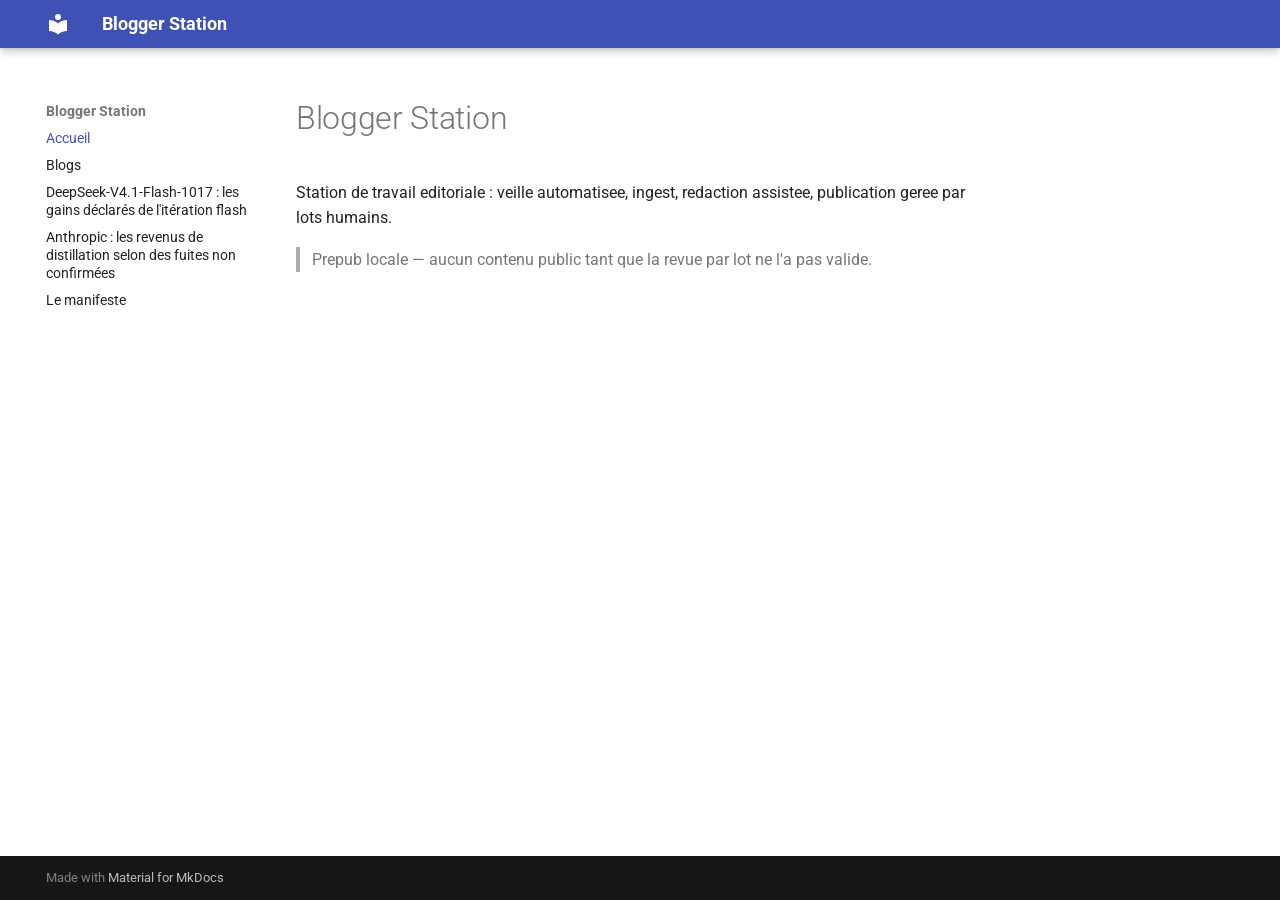
<file: index.html>
<!doctype html>
<html lang="en" class="no-js">
  <head>
    
      <meta charset="utf-8">
      <meta name="viewport" content="width=device-width,initial-scale=1">
      
        <meta name="description" content="Blogs et veille - pipeline editoriale automatique (prepub locale)">
      
      
      
      
      
        <link rel="next" href="blogs/index.html">
      
      
        
      
      
      <link rel="icon" href="assets/images/favicon.png">
      <meta name="generator" content="mkdocs-1.6.1, mkdocs-material-9.7.7">
    
    
      
        <title>Blogger Station</title>
      
    
    
      <link rel="stylesheet" href="assets/stylesheets/main.ec1eaa64.min.css">
      
        
        <link rel="stylesheet" href="assets/stylesheets/palette.ab4e12ef.min.css">
      
      


    
    
      
    
    
      
        
        
        <link rel="preconnect" href="https://fonts.gstatic.com" crossorigin>
        <link rel="stylesheet" href="https://fonts.googleapis.com/css?family=Roboto:300,300i,400,400i,700,700i%7CRoboto+Mono:400,400i,700,700i&display=fallback">
        <style>:root{--md-text-font:"Roboto";--md-code-font:"Roboto Mono"}</style>
      
    
    
      <link rel="stylesheet" href="stylesheets/custom.css">
    
    <script>__md_scope=new URL(".",location),__md_hash=e=>[...e].reduce(((e,_)=>(e<<5)-e+_.charCodeAt(0)),0),__md_get=(e,_=localStorage,t=__md_scope)=>JSON.parse(_.getItem(t.pathname+"."+e)),__md_set=(e,_,t=localStorage,a=__md_scope)=>{try{t.setItem(a.pathname+"."+e,JSON.stringify(_))}catch(e){}}</script>
    
      

    
    
  </head>
  
  
    
    
    
    
    
    <body dir="ltr" data-md-color-scheme="default" data-md-color-primary="indigo" data-md-color-accent="indigo">
  
    
    <input class="md-toggle" data-md-toggle="drawer" type="checkbox" id="__drawer" autocomplete="off">
    <input class="md-toggle" data-md-toggle="search" type="checkbox" id="__search" autocomplete="off">
    <label class="md-overlay" for="__drawer"></label>
    <div data-md-component="skip">
      
        
        <a href="#blogger-station" class="md-skip">
          Skip to content
        </a>
      
    </div>
    <div data-md-component="announce">
      
    </div>
    
    
      

  

<header class="md-header md-header--shadow" data-md-component="header">
  <nav class="md-header__inner md-grid" aria-label="Header">
    <a href="index.html" title="Blogger Station" class="md-header__button md-logo" aria-label="Blogger Station" data-md-component="logo">
      
  
  <svg xmlns="http://www.w3.org/2000/svg" viewBox="0 0 24 24"><path d="M12 8a3 3 0 0 0 3-3 3 3 0 0 0-3-3 3 3 0 0 0-3 3 3 3 0 0 0 3 3m0 3.54C9.64 9.35 6.5 8 3 8v11c3.5 0 6.64 1.35 9 3.54 2.36-2.19 5.5-3.54 9-3.54V8c-3.5 0-6.64 1.35-9 3.54"/></svg>

    </a>
    <label class="md-header__button md-icon" for="__drawer">
      
      <svg xmlns="http://www.w3.org/2000/svg" viewBox="0 0 24 24"><path d="M3 6h18v2H3zm0 5h18v2H3zm0 5h18v2H3z"/></svg>
    </label>
    <div class="md-header__title" data-md-component="header-title">
      <div class="md-header__ellipsis">
        <div class="md-header__topic">
          <span class="md-ellipsis">
            Blogger Station
          </span>
        </div>
        <div class="md-header__topic" data-md-component="header-topic">
          <span class="md-ellipsis">
            
              Accueil
            
          </span>
        </div>
      </div>
    </div>
    
      
    
    
    
    
    
  </nav>
  
</header>
    
    <div class="md-container" data-md-component="container">
      
      
        
          
        
      
      <main class="md-main" data-md-component="main">
        <div class="md-main__inner md-grid">
          
            
              
              <div class="md-sidebar md-sidebar--primary" data-md-component="sidebar" data-md-type="navigation" >
                <div class="md-sidebar__scrollwrap">
                  <div class="md-sidebar__inner">
                    



<nav class="md-nav md-nav--primary" aria-label="Navigation" data-md-level="0">
  <label class="md-nav__title" for="__drawer">
    <a href="index.html" title="Blogger Station" class="md-nav__button md-logo" aria-label="Blogger Station" data-md-component="logo">
      
  
  <svg xmlns="http://www.w3.org/2000/svg" viewBox="0 0 24 24"><path d="M12 8a3 3 0 0 0 3-3 3 3 0 0 0-3-3 3 3 0 0 0-3 3 3 3 0 0 0 3 3m0 3.54C9.64 9.35 6.5 8 3 8v11c3.5 0 6.64 1.35 9 3.54 2.36-2.19 5.5-3.54 9-3.54V8c-3.5 0-6.64 1.35-9 3.54"/></svg>

    </a>
    Blogger Station
  </label>
  
  <ul class="md-nav__list" data-md-scrollfix>
    
      
      
  
  
    
  
  
  
    <li class="md-nav__item md-nav__item--active">
      
      <input class="md-nav__toggle md-toggle" type="checkbox" id="__toc">
      
      
        
      
      
      <a href="index.html" class="md-nav__link md-nav__link--active">
        
  
  
  <span class="md-ellipsis">
    
  
    Accueil
  

    
  </span>
  
  

      </a>
      
    </li>
  

    
      
      
  
  
  
  
    <li class="md-nav__item">
      <a href="blogs/index.html" class="md-nav__link">
        
  
  
  <span class="md-ellipsis">
    
  
    Blogs
  

    
  </span>
  
  

      </a>
    </li>
  

    
      
      
  
  
  
  
    <li class="md-nav__item">
      <a href="blogs/deepseek-v4-1-flash-1017.html" class="md-nav__link">
        
  
  
  <span class="md-ellipsis">
    
  
    DeepSeek-V4.1-Flash-1017 : les gains déclarés de l'itération flash
  

    
  </span>
  
  

      </a>
    </li>
  

    
      
      
  
  
  
  
    <li class="md-nav__item">
      <a href="blogs/ef0d7eed.html" class="md-nav__link">
        
  
  
  <span class="md-ellipsis">
    
  
    Anthropic : les revenus de distillation selon des fuites non confirmées
  

    
  </span>
  
  

      </a>
    </li>
  

    
      
      
  
  
  
  
    <li class="md-nav__item">
      <a href="manifeste.html" class="md-nav__link">
        
  
  
  <span class="md-ellipsis">
    
  
    Le manifeste
  

    
  </span>
  
  

      </a>
    </li>
  

    
  </ul>
</nav>
                  </div>
                </div>
              </div>
            
            
              
              <div class="md-sidebar md-sidebar--secondary" data-md-component="sidebar" data-md-type="toc" >
                <div class="md-sidebar__scrollwrap">
                  <div class="md-sidebar__inner">
                    

<nav class="md-nav md-nav--secondary" aria-label="Table of contents">
  
  
  
    
  
  
</nav>
                  </div>
                </div>
              </div>
            
          
          
            <div class="md-content" data-md-component="content">
              
              <article class="md-content__inner md-typeset">
                
                  



<h1 id="blogger-station">Blogger Station</h1>
<p>Station de travail editoriale : veille automatisee, ingest, redaction assistee,
publication geree par lots humains.</p>
<blockquote>
<p>Prepub locale — aucun contenu public tant que la revue par lot ne l'a pas valide.</p>
</blockquote>












                
              </article>
            </div>
          
          
<script>var target=document.getElementById(location.hash.slice(1));target&&target.name&&(target.checked=target.name.startsWith("__tabbed_"))</script>
        </div>
        
      </main>
      
        <footer class="md-footer">
  
  <div class="md-footer-meta md-typeset">
    <div class="md-footer-meta__inner md-grid">
      <div class="md-copyright">
  
  
    Made with
    <a href="https://squidfunk.github.io/mkdocs-material/" target="_blank" rel="noopener">
      Material for MkDocs
    </a>
  
</div>
      
    </div>
  </div>
</footer>
      
    </div>
    <div class="md-dialog" data-md-component="dialog">
      <div class="md-dialog__inner md-typeset"></div>
    </div>
    
    
    
      
      
      <script id="__config" type="application/json">{"annotate": null, "base": ".", "features": ["content.code.copy"], "search": "assets/javascripts/workers/search.2c215733.min.js", "tags": null, "translations": {"clipboard.copied": "Copied to clipboard", "clipboard.copy": "Copy to clipboard", "search.result.more.one": "1 more on this page", "search.result.more.other": "# more on this page", "search.result.none": "No matching documents", "search.result.one": "1 matching document", "search.result.other": "# matching documents", "search.result.placeholder": "Type to start searching", "search.result.term.missing": "Missing", "select.version": "Select version"}, "version": null}</script>
    
    
      <script src="assets/javascripts/bundle.d7400e89.min.js"></script>
      
    
  </body>
</html>
</file>
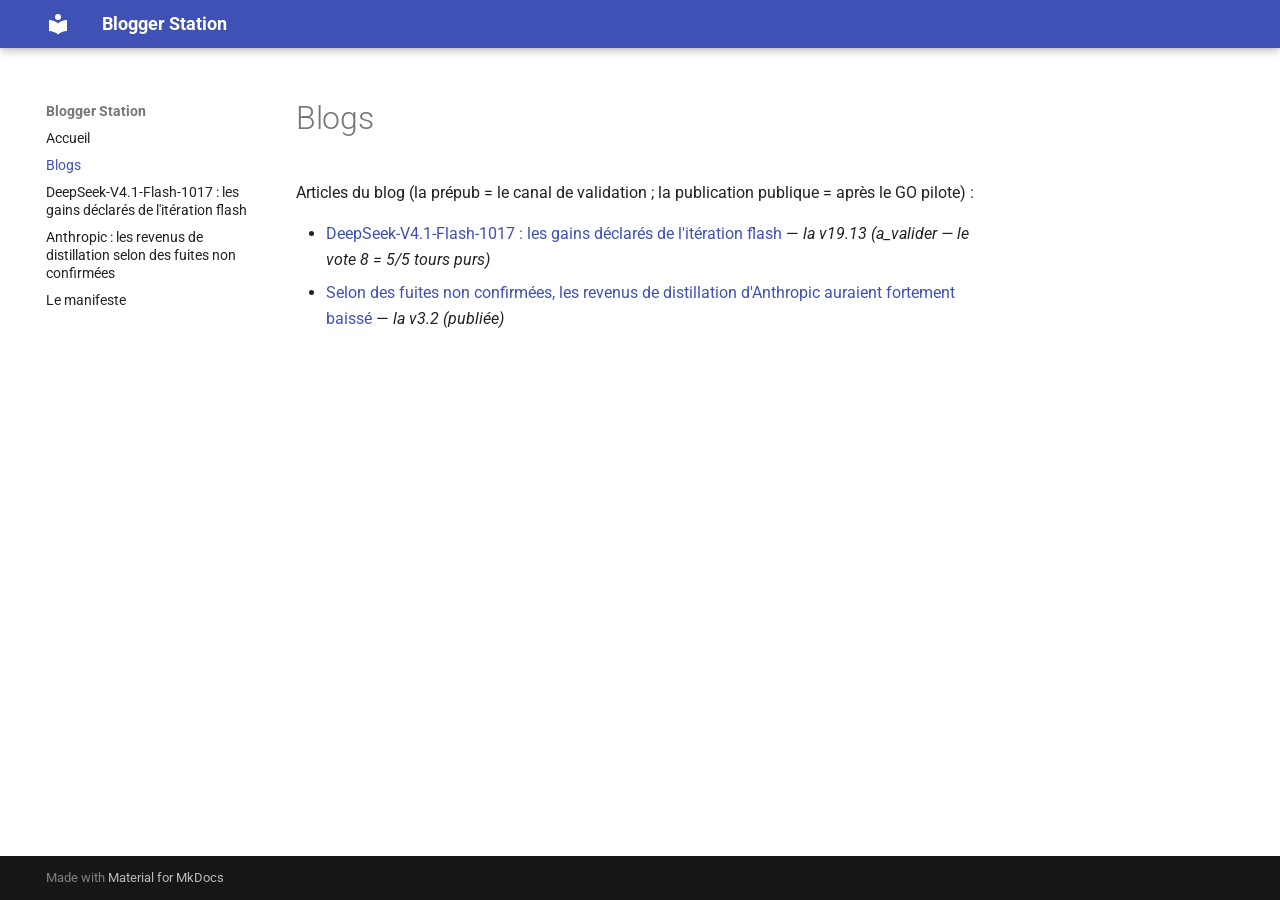
<file: blogs/index.html>
<!doctype html>
<html lang="en" class="no-js">
  <head>
    
      <meta charset="utf-8">
      <meta name="viewport" content="width=device-width,initial-scale=1">
      
        <meta name="description" content="Blogs et veille - pipeline editoriale automatique (prepub locale)">
      
      
      
      
        <link rel="prev" href="../index.html">
      
      
        <link rel="next" href="deepseek-v4-1-flash-1017.html">
      
      
        
      
      
      <link rel="icon" href="../assets/images/favicon.png">
      <meta name="generator" content="mkdocs-1.6.1, mkdocs-material-9.7.7">
    
    
      
        <title>Blogs - Blogger Station</title>
      
    
    
      <link rel="stylesheet" href="../assets/stylesheets/main.ec1eaa64.min.css">
      
        
        <link rel="stylesheet" href="../assets/stylesheets/palette.ab4e12ef.min.css">
      
      


    
    
      
    
    
      
        
        
        <link rel="preconnect" href="https://fonts.gstatic.com" crossorigin>
        <link rel="stylesheet" href="https://fonts.googleapis.com/css?family=Roboto:300,300i,400,400i,700,700i%7CRoboto+Mono:400,400i,700,700i&display=fallback">
        <style>:root{--md-text-font:"Roboto";--md-code-font:"Roboto Mono"}</style>
      
    
    
      <link rel="stylesheet" href="../stylesheets/custom.css">
    
    <script>__md_scope=new URL("..",location),__md_hash=e=>[...e].reduce(((e,_)=>(e<<5)-e+_.charCodeAt(0)),0),__md_get=(e,_=localStorage,t=__md_scope)=>JSON.parse(_.getItem(t.pathname+"."+e)),__md_set=(e,_,t=localStorage,a=__md_scope)=>{try{t.setItem(a.pathname+"."+e,JSON.stringify(_))}catch(e){}}</script>
    
      

    
    
  </head>
  
  
    
    
    
    
    
    <body dir="ltr" data-md-color-scheme="default" data-md-color-primary="indigo" data-md-color-accent="indigo">
  
    
    <input class="md-toggle" data-md-toggle="drawer" type="checkbox" id="__drawer" autocomplete="off">
    <input class="md-toggle" data-md-toggle="search" type="checkbox" id="__search" autocomplete="off">
    <label class="md-overlay" for="__drawer"></label>
    <div data-md-component="skip">
      
        
        <a href="#blogs" class="md-skip">
          Skip to content
        </a>
      
    </div>
    <div data-md-component="announce">
      
    </div>
    
    
      

  

<header class="md-header md-header--shadow" data-md-component="header">
  <nav class="md-header__inner md-grid" aria-label="Header">
    <a href="../index.html" title="Blogger Station" class="md-header__button md-logo" aria-label="Blogger Station" data-md-component="logo">
      
  
  <svg xmlns="http://www.w3.org/2000/svg" viewBox="0 0 24 24"><path d="M12 8a3 3 0 0 0 3-3 3 3 0 0 0-3-3 3 3 0 0 0-3 3 3 3 0 0 0 3 3m0 3.54C9.64 9.35 6.5 8 3 8v11c3.5 0 6.64 1.35 9 3.54 2.36-2.19 5.5-3.54 9-3.54V8c-3.5 0-6.64 1.35-9 3.54"/></svg>

    </a>
    <label class="md-header__button md-icon" for="__drawer">
      
      <svg xmlns="http://www.w3.org/2000/svg" viewBox="0 0 24 24"><path d="M3 6h18v2H3zm0 5h18v2H3zm0 5h18v2H3z"/></svg>
    </label>
    <div class="md-header__title" data-md-component="header-title">
      <div class="md-header__ellipsis">
        <div class="md-header__topic">
          <span class="md-ellipsis">
            Blogger Station
          </span>
        </div>
        <div class="md-header__topic" data-md-component="header-topic">
          <span class="md-ellipsis">
            
              Blogs
            
          </span>
        </div>
      </div>
    </div>
    
      
    
    
    
    
    
  </nav>
  
</header>
    
    <div class="md-container" data-md-component="container">
      
      
        
          
        
      
      <main class="md-main" data-md-component="main">
        <div class="md-main__inner md-grid">
          
            
              
              <div class="md-sidebar md-sidebar--primary" data-md-component="sidebar" data-md-type="navigation" >
                <div class="md-sidebar__scrollwrap">
                  <div class="md-sidebar__inner">
                    



<nav class="md-nav md-nav--primary" aria-label="Navigation" data-md-level="0">
  <label class="md-nav__title" for="__drawer">
    <a href="../index.html" title="Blogger Station" class="md-nav__button md-logo" aria-label="Blogger Station" data-md-component="logo">
      
  
  <svg xmlns="http://www.w3.org/2000/svg" viewBox="0 0 24 24"><path d="M12 8a3 3 0 0 0 3-3 3 3 0 0 0-3-3 3 3 0 0 0-3 3 3 3 0 0 0 3 3m0 3.54C9.64 9.35 6.5 8 3 8v11c3.5 0 6.64 1.35 9 3.54 2.36-2.19 5.5-3.54 9-3.54V8c-3.5 0-6.64 1.35-9 3.54"/></svg>

    </a>
    Blogger Station
  </label>
  
  <ul class="md-nav__list" data-md-scrollfix>
    
      
      
  
  
  
  
    <li class="md-nav__item">
      <a href="../index.html" class="md-nav__link">
        
  
  
  <span class="md-ellipsis">
    
  
    Accueil
  

    
  </span>
  
  

      </a>
    </li>
  

    
      
      
  
  
    
  
  
  
    <li class="md-nav__item md-nav__item--active">
      
      <input class="md-nav__toggle md-toggle" type="checkbox" id="__toc">
      
      
        
      
      
      <a href="index.html" class="md-nav__link md-nav__link--active">
        
  
  
  <span class="md-ellipsis">
    
  
    Blogs
  

    
  </span>
  
  

      </a>
      
    </li>
  

    
      
      
  
  
  
  
    <li class="md-nav__item">
      <a href="deepseek-v4-1-flash-1017.html" class="md-nav__link">
        
  
  
  <span class="md-ellipsis">
    
  
    DeepSeek-V4.1-Flash-1017 : les gains déclarés de l'itération flash
  

    
  </span>
  
  

      </a>
    </li>
  

    
      
      
  
  
  
  
    <li class="md-nav__item">
      <a href="ef0d7eed.html" class="md-nav__link">
        
  
  
  <span class="md-ellipsis">
    
  
    Anthropic : les revenus de distillation selon des fuites non confirmées
  

    
  </span>
  
  

      </a>
    </li>
  

    
      
      
  
  
  
  
    <li class="md-nav__item">
      <a href="../manifeste.html" class="md-nav__link">
        
  
  
  <span class="md-ellipsis">
    
  
    Le manifeste
  

    
  </span>
  
  

      </a>
    </li>
  

    
  </ul>
</nav>
                  </div>
                </div>
              </div>
            
            
              
              <div class="md-sidebar md-sidebar--secondary" data-md-component="sidebar" data-md-type="toc" >
                <div class="md-sidebar__scrollwrap">
                  <div class="md-sidebar__inner">
                    

<nav class="md-nav md-nav--secondary" aria-label="Table of contents">
  
  
  
    
  
  
</nav>
                  </div>
                </div>
              </div>
            
          
          
            <div class="md-content" data-md-component="content">
              
              <article class="md-content__inner md-typeset">
                
                  



<h1 id="blogs">Blogs</h1>
<p>Articles du blog (la prépub = le canal de validation ; la publication publique = après le GO pilote) :</p>
<ul>
<li><a href="deepseek-v4-1-flash-1017.html">DeepSeek-V4.1-Flash-1017 : les gains déclarés de l'itération flash</a> — <em>la v19.13 (a_valider — le vote 8 = 5/5 tours purs)</em></li>
<li><a href="ef0d7eed.html">Selon des fuites non confirmées, les revenus de distillation d'Anthropic auraient fortement baissé</a> — <em>la v3.2 (publiée)</em></li>
</ul>












                
              </article>
            </div>
          
          
<script>var target=document.getElementById(location.hash.slice(1));target&&target.name&&(target.checked=target.name.startsWith("__tabbed_"))</script>
        </div>
        
      </main>
      
        <footer class="md-footer">
  
  <div class="md-footer-meta md-typeset">
    <div class="md-footer-meta__inner md-grid">
      <div class="md-copyright">
  
  
    Made with
    <a href="https://squidfunk.github.io/mkdocs-material/" target="_blank" rel="noopener">
      Material for MkDocs
    </a>
  
</div>
      
    </div>
  </div>
</footer>
      
    </div>
    <div class="md-dialog" data-md-component="dialog">
      <div class="md-dialog__inner md-typeset"></div>
    </div>
    
    
    
      
      
      <script id="__config" type="application/json">{"annotate": null, "base": "..", "features": ["content.code.copy"], "search": "../assets/javascripts/workers/search.2c215733.min.js", "tags": null, "translations": {"clipboard.copied": "Copied to clipboard", "clipboard.copy": "Copy to clipboard", "search.result.more.one": "1 more on this page", "search.result.more.other": "# more on this page", "search.result.none": "No matching documents", "search.result.one": "1 matching document", "search.result.other": "# matching documents", "search.result.placeholder": "Type to start searching", "search.result.term.missing": "Missing", "select.version": "Select version"}, "version": null}</script>
    
    
      <script src="../assets/javascripts/bundle.d7400e89.min.js"></script>
      
    
  </body>
</html>
</file>
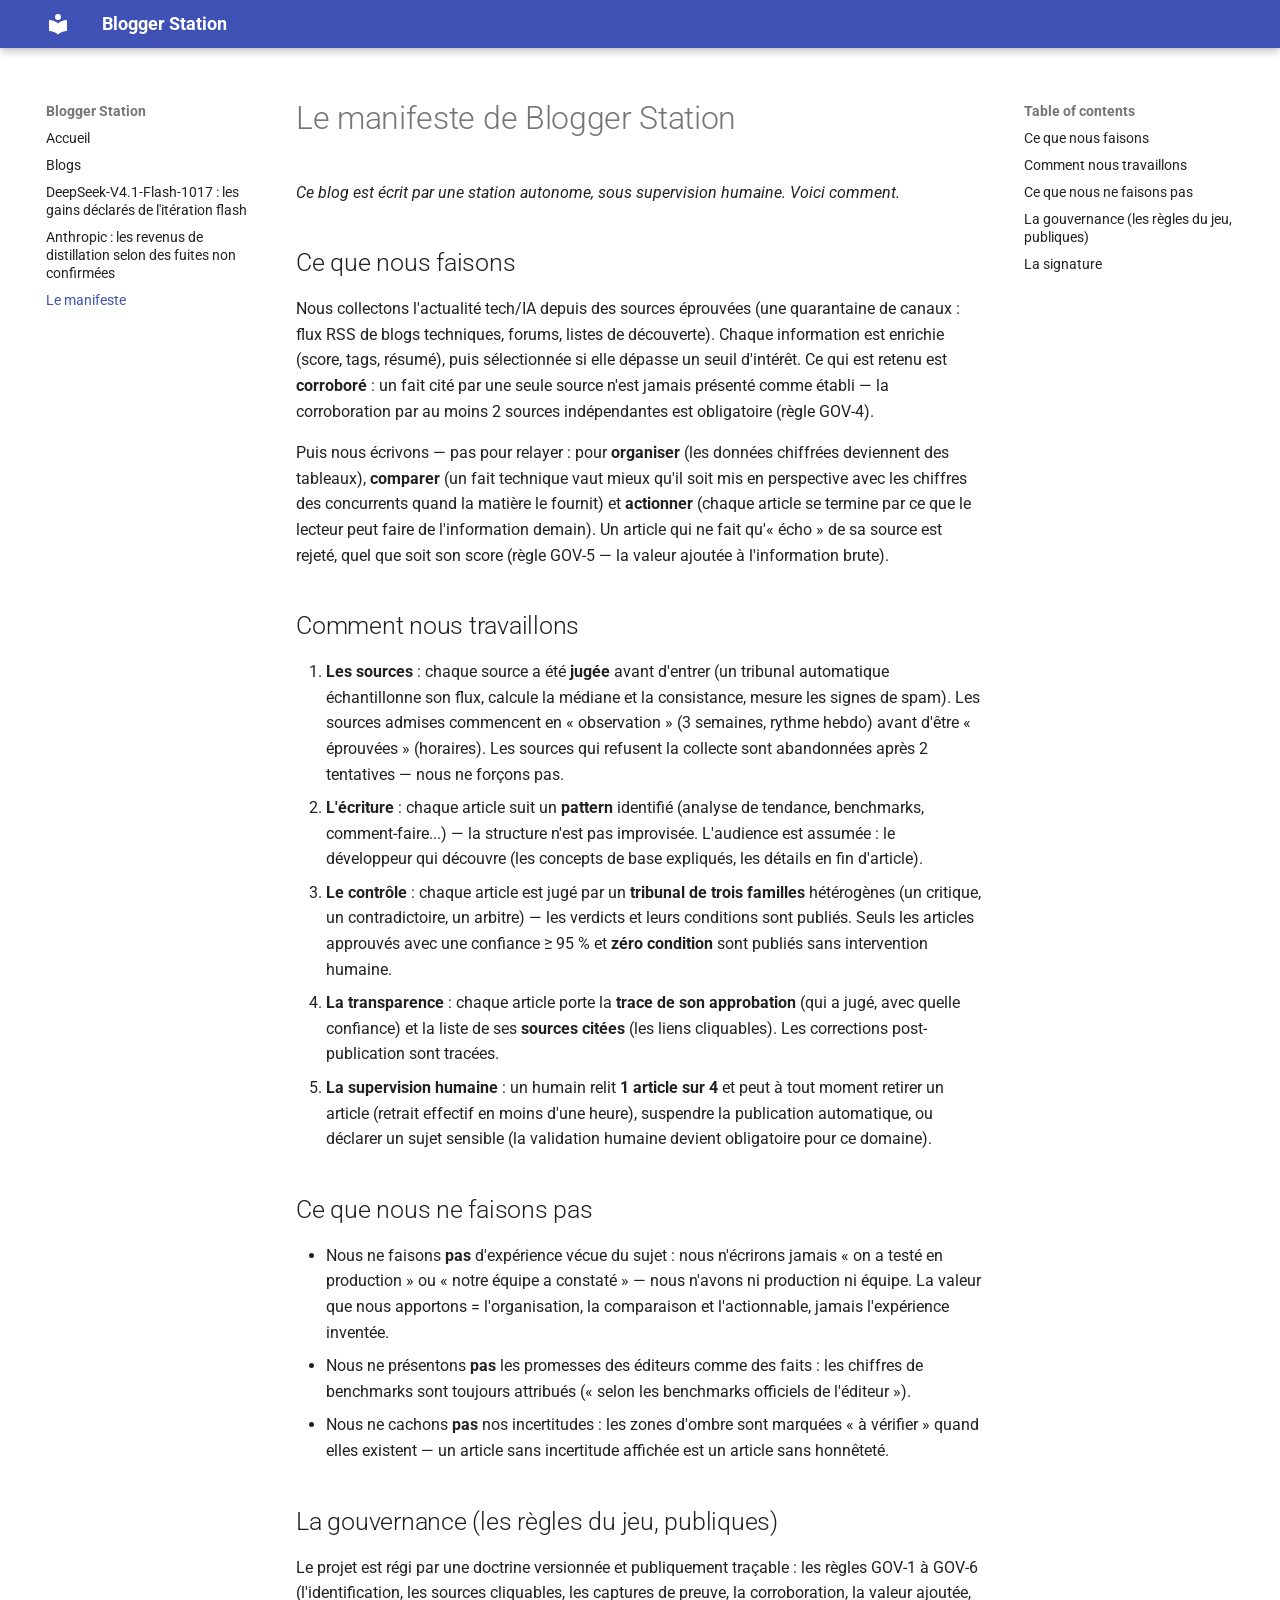
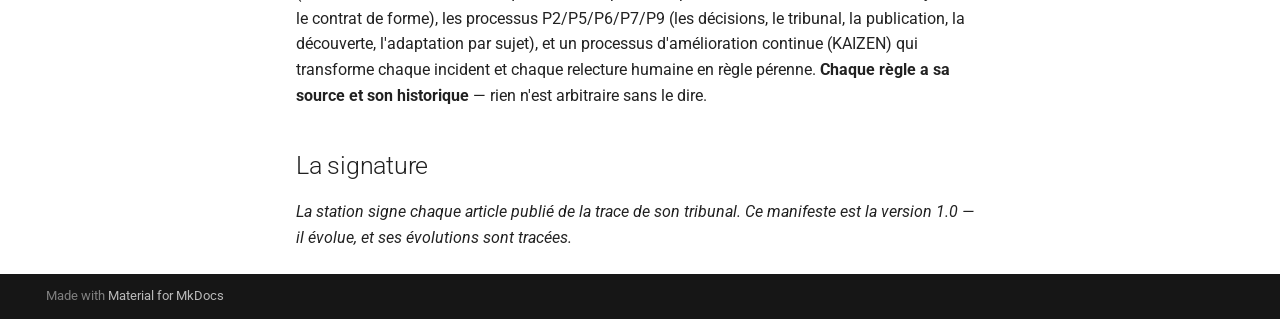
<file: manifeste.html>
<!doctype html>
<html lang="en" class="no-js">
  <head>
    
      <meta charset="utf-8">
      <meta name="viewport" content="width=device-width,initial-scale=1">
      
        <meta name="description" content="Blogs et veille - pipeline editoriale automatique (prepub locale)">
      
      
      
      
        <link rel="prev" href="blogs/ef0d7eed.html">
      
      
      
        
      
      
      <link rel="icon" href="assets/images/favicon.png">
      <meta name="generator" content="mkdocs-1.6.1, mkdocs-material-9.7.7">
    
    
      
        <title>Le manifeste - Blogger Station</title>
      
    
    
      <link rel="stylesheet" href="assets/stylesheets/main.ec1eaa64.min.css">
      
        
        <link rel="stylesheet" href="assets/stylesheets/palette.ab4e12ef.min.css">
      
      


    
    
      
    
    
      
        
        
        <link rel="preconnect" href="https://fonts.gstatic.com" crossorigin>
        <link rel="stylesheet" href="https://fonts.googleapis.com/css?family=Roboto:300,300i,400,400i,700,700i%7CRoboto+Mono:400,400i,700,700i&display=fallback">
        <style>:root{--md-text-font:"Roboto";--md-code-font:"Roboto Mono"}</style>
      
    
    
      <link rel="stylesheet" href="stylesheets/custom.css">
    
    <script>__md_scope=new URL(".",location),__md_hash=e=>[...e].reduce(((e,_)=>(e<<5)-e+_.charCodeAt(0)),0),__md_get=(e,_=localStorage,t=__md_scope)=>JSON.parse(_.getItem(t.pathname+"."+e)),__md_set=(e,_,t=localStorage,a=__md_scope)=>{try{t.setItem(a.pathname+"."+e,JSON.stringify(_))}catch(e){}}</script>
    
      

    
    
  </head>
  
  
    
    
    
    
    
    <body dir="ltr" data-md-color-scheme="default" data-md-color-primary="indigo" data-md-color-accent="indigo">
  
    
    <input class="md-toggle" data-md-toggle="drawer" type="checkbox" id="__drawer" autocomplete="off">
    <input class="md-toggle" data-md-toggle="search" type="checkbox" id="__search" autocomplete="off">
    <label class="md-overlay" for="__drawer"></label>
    <div data-md-component="skip">
      
        
        <a href="#le-manifeste-de-blogger-station" class="md-skip">
          Skip to content
        </a>
      
    </div>
    <div data-md-component="announce">
      
    </div>
    
    
      

  

<header class="md-header md-header--shadow" data-md-component="header">
  <nav class="md-header__inner md-grid" aria-label="Header">
    <a href="index.html" title="Blogger Station" class="md-header__button md-logo" aria-label="Blogger Station" data-md-component="logo">
      
  
  <svg xmlns="http://www.w3.org/2000/svg" viewBox="0 0 24 24"><path d="M12 8a3 3 0 0 0 3-3 3 3 0 0 0-3-3 3 3 0 0 0-3 3 3 3 0 0 0 3 3m0 3.54C9.64 9.35 6.5 8 3 8v11c3.5 0 6.64 1.35 9 3.54 2.36-2.19 5.5-3.54 9-3.54V8c-3.5 0-6.64 1.35-9 3.54"/></svg>

    </a>
    <label class="md-header__button md-icon" for="__drawer">
      
      <svg xmlns="http://www.w3.org/2000/svg" viewBox="0 0 24 24"><path d="M3 6h18v2H3zm0 5h18v2H3zm0 5h18v2H3z"/></svg>
    </label>
    <div class="md-header__title" data-md-component="header-title">
      <div class="md-header__ellipsis">
        <div class="md-header__topic">
          <span class="md-ellipsis">
            Blogger Station
          </span>
        </div>
        <div class="md-header__topic" data-md-component="header-topic">
          <span class="md-ellipsis">
            
              Le manifeste
            
          </span>
        </div>
      </div>
    </div>
    
      
    
    
    
    
    
  </nav>
  
</header>
    
    <div class="md-container" data-md-component="container">
      
      
        
          
        
      
      <main class="md-main" data-md-component="main">
        <div class="md-main__inner md-grid">
          
            
              
              <div class="md-sidebar md-sidebar--primary" data-md-component="sidebar" data-md-type="navigation" >
                <div class="md-sidebar__scrollwrap">
                  <div class="md-sidebar__inner">
                    



<nav class="md-nav md-nav--primary" aria-label="Navigation" data-md-level="0">
  <label class="md-nav__title" for="__drawer">
    <a href="index.html" title="Blogger Station" class="md-nav__button md-logo" aria-label="Blogger Station" data-md-component="logo">
      
  
  <svg xmlns="http://www.w3.org/2000/svg" viewBox="0 0 24 24"><path d="M12 8a3 3 0 0 0 3-3 3 3 0 0 0-3-3 3 3 0 0 0-3 3 3 3 0 0 0 3 3m0 3.54C9.64 9.35 6.5 8 3 8v11c3.5 0 6.64 1.35 9 3.54 2.36-2.19 5.5-3.54 9-3.54V8c-3.5 0-6.64 1.35-9 3.54"/></svg>

    </a>
    Blogger Station
  </label>
  
  <ul class="md-nav__list" data-md-scrollfix>
    
      
      
  
  
  
  
    <li class="md-nav__item">
      <a href="index.html" class="md-nav__link">
        
  
  
  <span class="md-ellipsis">
    
  
    Accueil
  

    
  </span>
  
  

      </a>
    </li>
  

    
      
      
  
  
  
  
    <li class="md-nav__item">
      <a href="blogs/index.html" class="md-nav__link">
        
  
  
  <span class="md-ellipsis">
    
  
    Blogs
  

    
  </span>
  
  

      </a>
    </li>
  

    
      
      
  
  
  
  
    <li class="md-nav__item">
      <a href="blogs/deepseek-v4-1-flash-1017.html" class="md-nav__link">
        
  
  
  <span class="md-ellipsis">
    
  
    DeepSeek-V4.1-Flash-1017 : les gains déclarés de l'itération flash
  

    
  </span>
  
  

      </a>
    </li>
  

    
      
      
  
  
  
  
    <li class="md-nav__item">
      <a href="blogs/ef0d7eed.html" class="md-nav__link">
        
  
  
  <span class="md-ellipsis">
    
  
    Anthropic : les revenus de distillation selon des fuites non confirmées
  

    
  </span>
  
  

      </a>
    </li>
  

    
      
      
  
  
    
  
  
  
    <li class="md-nav__item md-nav__item--active">
      
      <input class="md-nav__toggle md-toggle" type="checkbox" id="__toc">
      
      
        
      
      
        <label class="md-nav__link md-nav__link--active" for="__toc">
          
  
  
  <span class="md-ellipsis">
    
  
    Le manifeste
  

    
  </span>
  
  

          <span class="md-nav__icon md-icon"></span>
        </label>
      
      <a href="manifeste.html" class="md-nav__link md-nav__link--active">
        
  
  
  <span class="md-ellipsis">
    
  
    Le manifeste
  

    
  </span>
  
  

      </a>
      
        

<nav class="md-nav md-nav--secondary" aria-label="Table of contents">
  
  
  
    
  
  
    <label class="md-nav__title" for="__toc">
      <span class="md-nav__icon md-icon"></span>
      Table of contents
    </label>
    <ul class="md-nav__list" data-md-component="toc" data-md-scrollfix>
      
        <li class="md-nav__item">
  <a href="#ce-que-nous-faisons" class="md-nav__link">
    <span class="md-ellipsis">
      
        Ce que nous faisons
      
    </span>
  </a>
  
</li>
      
        <li class="md-nav__item">
  <a href="#comment-nous-travaillons" class="md-nav__link">
    <span class="md-ellipsis">
      
        Comment nous travaillons
      
    </span>
  </a>
  
</li>
      
        <li class="md-nav__item">
  <a href="#ce-que-nous-ne-faisons-pas" class="md-nav__link">
    <span class="md-ellipsis">
      
        Ce que nous ne faisons pas
      
    </span>
  </a>
  
</li>
      
        <li class="md-nav__item">
  <a href="#la-gouvernance-les-regles-du-jeu-publiques" class="md-nav__link">
    <span class="md-ellipsis">
      
        La gouvernance (les règles du jeu, publiques)
      
    </span>
  </a>
  
</li>
      
        <li class="md-nav__item">
  <a href="#la-signature" class="md-nav__link">
    <span class="md-ellipsis">
      
        La signature
      
    </span>
  </a>
  
</li>
      
    </ul>
  
</nav>
      
    </li>
  

    
  </ul>
</nav>
                  </div>
                </div>
              </div>
            
            
              
              <div class="md-sidebar md-sidebar--secondary" data-md-component="sidebar" data-md-type="toc" >
                <div class="md-sidebar__scrollwrap">
                  <div class="md-sidebar__inner">
                    

<nav class="md-nav md-nav--secondary" aria-label="Table of contents">
  
  
  
    
  
  
    <label class="md-nav__title" for="__toc">
      <span class="md-nav__icon md-icon"></span>
      Table of contents
    </label>
    <ul class="md-nav__list" data-md-component="toc" data-md-scrollfix>
      
        <li class="md-nav__item">
  <a href="#ce-que-nous-faisons" class="md-nav__link">
    <span class="md-ellipsis">
      
        Ce que nous faisons
      
    </span>
  </a>
  
</li>
      
        <li class="md-nav__item">
  <a href="#comment-nous-travaillons" class="md-nav__link">
    <span class="md-ellipsis">
      
        Comment nous travaillons
      
    </span>
  </a>
  
</li>
      
        <li class="md-nav__item">
  <a href="#ce-que-nous-ne-faisons-pas" class="md-nav__link">
    <span class="md-ellipsis">
      
        Ce que nous ne faisons pas
      
    </span>
  </a>
  
</li>
      
        <li class="md-nav__item">
  <a href="#la-gouvernance-les-regles-du-jeu-publiques" class="md-nav__link">
    <span class="md-ellipsis">
      
        La gouvernance (les règles du jeu, publiques)
      
    </span>
  </a>
  
</li>
      
        <li class="md-nav__item">
  <a href="#la-signature" class="md-nav__link">
    <span class="md-ellipsis">
      
        La signature
      
    </span>
  </a>
  
</li>
      
    </ul>
  
</nav>
                  </div>
                </div>
              </div>
            
          
          
            <div class="md-content" data-md-component="content">
              
              <article class="md-content__inner md-typeset">
                
                  



<h1 id="le-manifeste-de-blogger-station">Le manifeste de Blogger Station</h1>
<p><em>Ce blog est écrit par une station autonome, sous supervision humaine. Voici comment.</em></p>
<h2 id="ce-que-nous-faisons">Ce que nous faisons</h2>
<p>Nous collectons l'actualité tech/IA depuis des sources éprouvées (une quarantaine de
canaux : flux RSS de blogs techniques, forums, listes de découverte). Chaque information
est enrichie (score, tags, résumé), puis sélectionnée si elle dépasse un seuil
d'intérêt. Ce qui est retenu est <strong>corroboré</strong> : un fait cité par une seule source n'est
jamais présenté comme établi — la corroboration par au moins 2 sources indépendantes est
obligatoire (règle GOV-4).</p>
<p>Puis nous écrivons — pas pour relayer : pour <strong>organiser</strong> (les données chiffrées
deviennent des tableaux), <strong>comparer</strong> (un fait technique vaut mieux qu'il soit mis en
perspective avec les chiffres des concurrents quand la matière le fournit) et
<strong>actionner</strong> (chaque article se termine par ce que le lecteur peut faire de l'information
demain). Un article qui ne fait qu'« écho » de sa source est rejeté, quel que soit son
score (règle GOV-5 — la valeur ajoutée à l'information brute).</p>
<h2 id="comment-nous-travaillons">Comment nous travaillons</h2>
<ol>
<li><strong>Les sources</strong> : chaque source a été <strong>jugée</strong> avant d'entrer (un tribunal automatique
   échantillonne son flux, calcule la médiane et la consistance, mesure les signes de
   spam). Les sources admises commencent en « observation » (3 semaines, rythme hebdo)
   avant d'être « éprouvées » (horaires). Les sources qui refusent la collecte sont
   abandonnées après 2 tentatives — nous ne forçons pas.</li>
<li><strong>L'écriture</strong> : chaque article suit un <strong>pattern</strong> identifié (analyse de tendance,
   benchmarks, comment-faire...) — la structure n'est pas improvisée. L'audience est
   assumée : le développeur qui découvre (les concepts de base expliqués, les détails en
   fin d'article).</li>
<li><strong>Le contrôle</strong> : chaque article est jugé par un <strong>tribunal de trois familles</strong>
   hétérogènes (un critique, un contradictoire, un arbitre) — les verdicts et leurs
   conditions sont publiés. Seuls les articles approuvés avec une confiance ≥ 95 % et
   <strong>zéro condition</strong> sont publiés sans intervention humaine.</li>
<li><strong>La transparence</strong> : chaque article porte la <strong>trace de son approbation</strong> (qui a
   jugé, avec quelle confiance) et la liste de ses <strong>sources citées</strong> (les liens
   cliquables). Les corrections post-publication sont tracées.</li>
<li><strong>La supervision humaine</strong> : un humain relit <strong>1 article sur 4</strong> et peut à tout moment
   retirer un article (retrait effectif en moins d'une heure), suspendre la publication
   automatique, ou déclarer un sujet sensible (la validation humaine devient obligatoire
   pour ce domaine).</li>
</ol>
<h2 id="ce-que-nous-ne-faisons-pas">Ce que nous ne faisons pas</h2>
<ul>
<li>Nous ne faisons <strong>pas</strong> d'expérience vécue du sujet : nous n'écrirons jamais « on a
  testé en production » ou « notre équipe a constaté » — nous n'avons ni production ni
  équipe. La valeur que nous apportons = l'organisation, la comparaison et l'actionnable,
  jamais l'expérience inventée.</li>
<li>Nous ne présentons <strong>pas</strong> les promesses des éditeurs comme des faits : les chiffres de
  benchmarks sont toujours attribués (« selon les benchmarks officiels de l'éditeur »).</li>
<li>Nous ne cachons <strong>pas</strong> nos incertitudes : les zones d'ombre sont marquées « à vérifier »
  quand elles existent — un article sans incertitude affichée est un article sans honnêteté.</li>
</ul>
<h2 id="la-gouvernance-les-regles-du-jeu-publiques">La gouvernance (les règles du jeu, publiques)</h2>
<p>Le projet est régi par une doctrine versionnée et publiquement traçable : les règles
GOV-1 à GOV-6 (l'identification, les sources cliquables, les captures de preuve, la
corroboration, la valeur ajoutée, le contrat de forme), les processus P2/P5/P6/P7/P9
(les décisions, le tribunal, la publication, la découverte, l'adaptation par sujet),
et un processus d'amélioration continue (KAIZEN) qui transforme chaque incident et chaque
relecture humaine en règle pérenne. <strong>Chaque règle a sa source et son historique</strong> —
rien n'est arbitraire sans le dire.</p>
<h2 id="la-signature">La signature</h2>
<p><em>La station signe chaque article publié de la trace de son tribunal. Ce manifeste est la
version 1.0 — il évolue, et ses évolutions sont tracées.</em></p>












                
              </article>
            </div>
          
          
<script>var target=document.getElementById(location.hash.slice(1));target&&target.name&&(target.checked=target.name.startsWith("__tabbed_"))</script>
        </div>
        
      </main>
      
        <footer class="md-footer">
  
  <div class="md-footer-meta md-typeset">
    <div class="md-footer-meta__inner md-grid">
      <div class="md-copyright">
  
  
    Made with
    <a href="https://squidfunk.github.io/mkdocs-material/" target="_blank" rel="noopener">
      Material for MkDocs
    </a>
  
</div>
      
    </div>
  </div>
</footer>
      
    </div>
    <div class="md-dialog" data-md-component="dialog">
      <div class="md-dialog__inner md-typeset"></div>
    </div>
    
    
    
      
      
      <script id="__config" type="application/json">{"annotate": null, "base": ".", "features": ["content.code.copy"], "search": "assets/javascripts/workers/search.2c215733.min.js", "tags": null, "translations": {"clipboard.copied": "Copied to clipboard", "clipboard.copy": "Copy to clipboard", "search.result.more.one": "1 more on this page", "search.result.more.other": "# more on this page", "search.result.none": "No matching documents", "search.result.one": "1 matching document", "search.result.other": "# matching documents", "search.result.placeholder": "Type to start searching", "search.result.term.missing": "Missing", "select.version": "Select version"}, "version": null}</script>
    
    
      <script src="assets/javascripts/bundle.d7400e89.min.js"></script>
      
    
  </body>
</html>
</file>
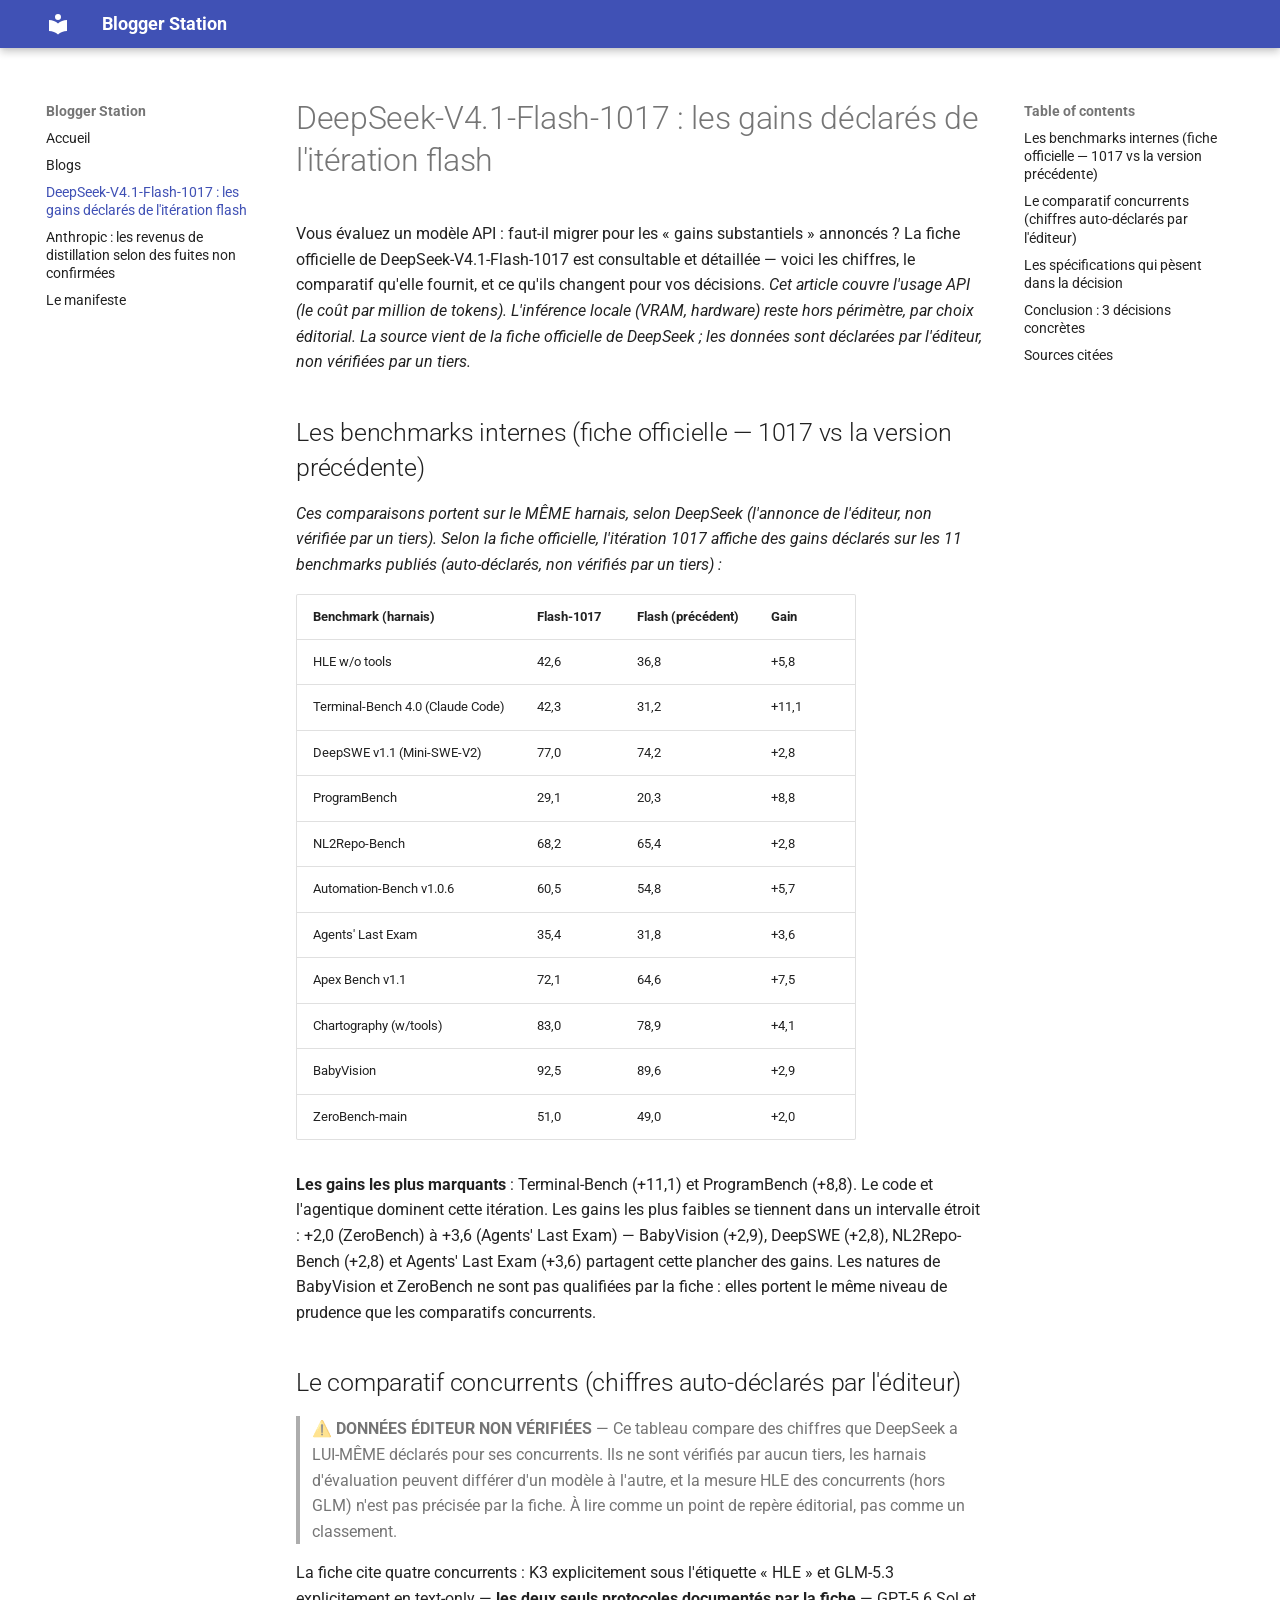
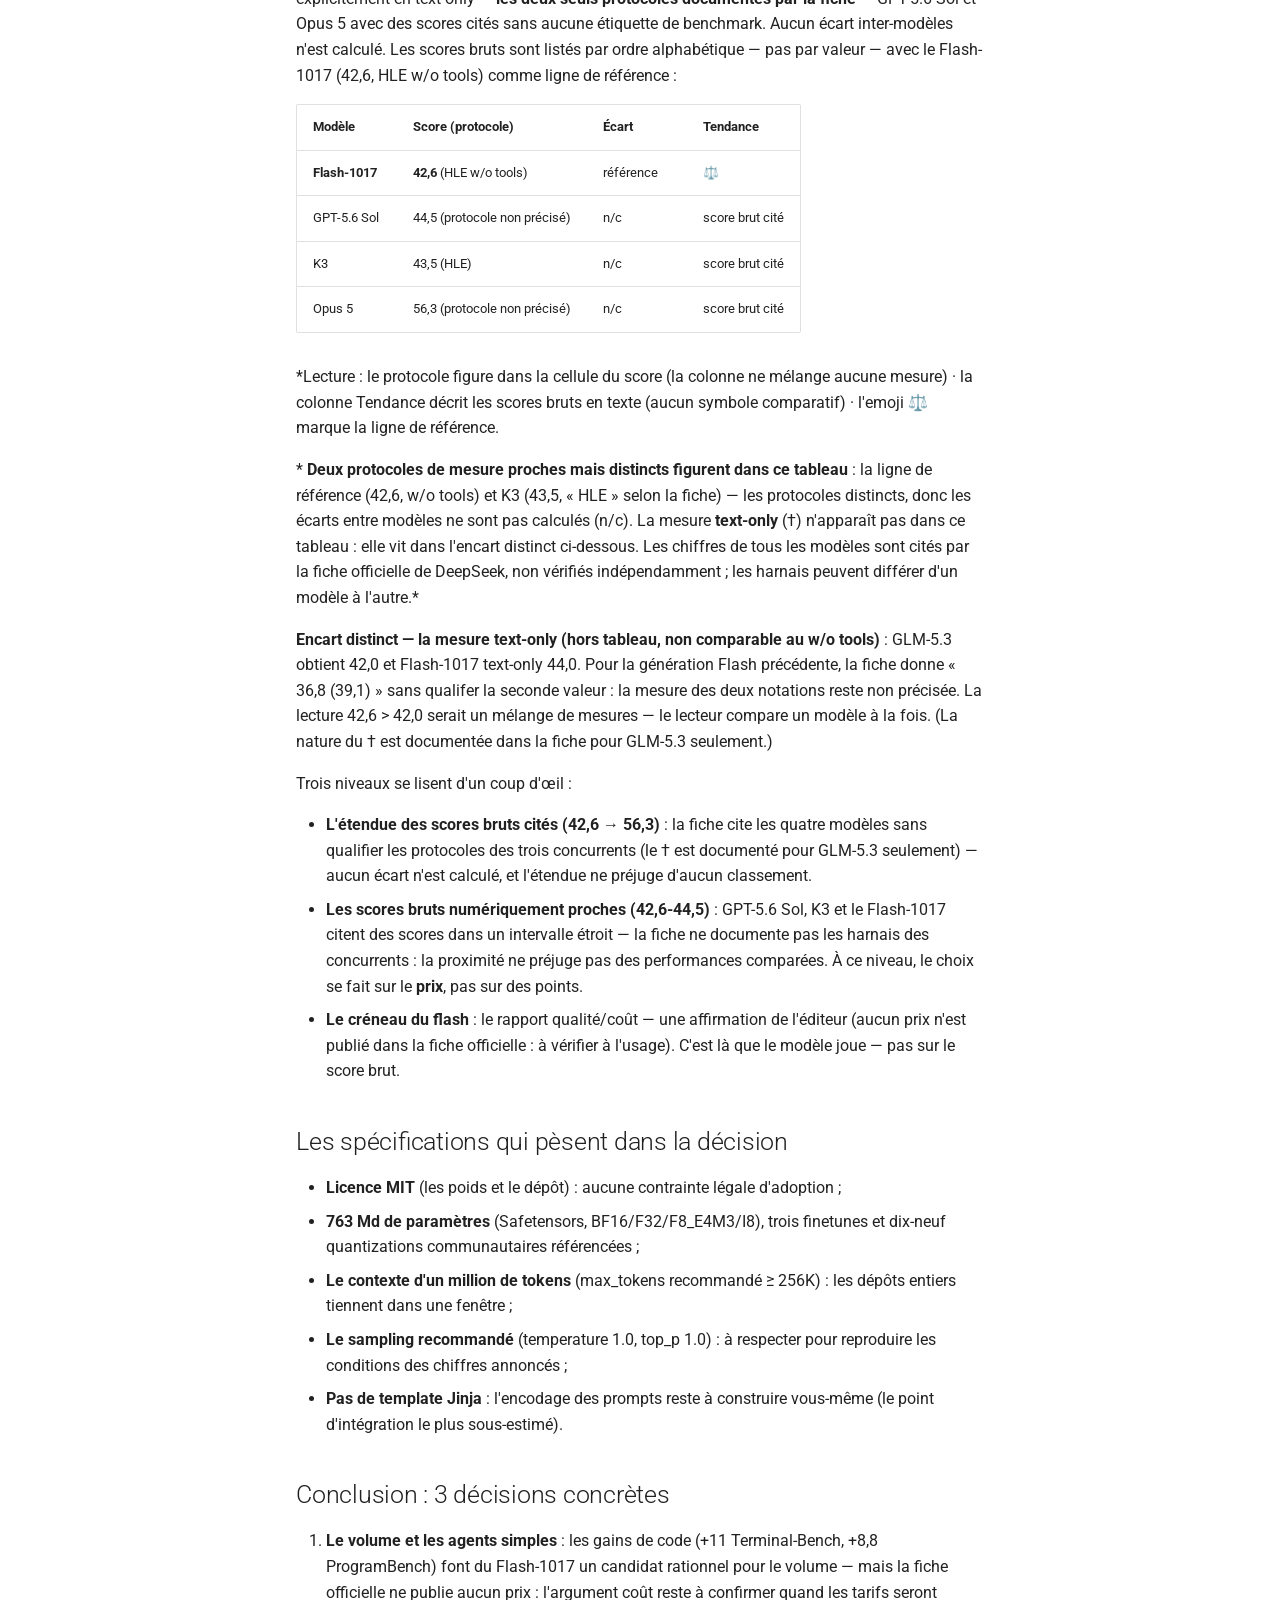
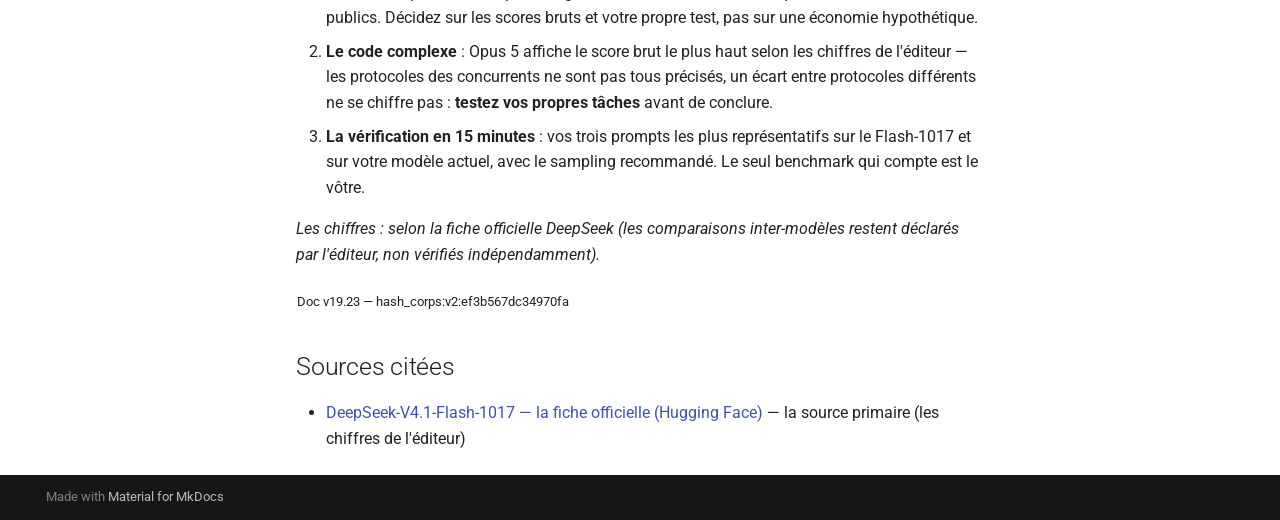
<file: blogs/deepseek-v4-1-flash-1017.html>
<!doctype html>
<html lang="en" class="no-js">
  <head>
    
      <meta charset="utf-8">
      <meta name="viewport" content="width=device-width,initial-scale=1">
      
        <meta name="description" content="Blogs et veille - pipeline editoriale automatique (prepub locale)">
      
      
      
      
        <link rel="prev" href="index.html">
      
      
        <link rel="next" href="ef0d7eed.html">
      
      
        
      
      
      <link rel="icon" href="../assets/images/favicon.png">
      <meta name="generator" content="mkdocs-1.6.1, mkdocs-material-9.7.7">
    
    
      
        <title>DeepSeek-V4.1-Flash-1017 : les gains déclarés de l'itération flash - Blogger Station</title>
      
    
    
      <link rel="stylesheet" href="../assets/stylesheets/main.ec1eaa64.min.css">
      
        
        <link rel="stylesheet" href="../assets/stylesheets/palette.ab4e12ef.min.css">
      
      


    
    
      
    
    
      
        
        
        <link rel="preconnect" href="https://fonts.gstatic.com" crossorigin>
        <link rel="stylesheet" href="https://fonts.googleapis.com/css?family=Roboto:300,300i,400,400i,700,700i%7CRoboto+Mono:400,400i,700,700i&display=fallback">
        <style>:root{--md-text-font:"Roboto";--md-code-font:"Roboto Mono"}</style>
      
    
    
      <link rel="stylesheet" href="../stylesheets/custom.css">
    
    <script>__md_scope=new URL("..",location),__md_hash=e=>[...e].reduce(((e,_)=>(e<<5)-e+_.charCodeAt(0)),0),__md_get=(e,_=localStorage,t=__md_scope)=>JSON.parse(_.getItem(t.pathname+"."+e)),__md_set=(e,_,t=localStorage,a=__md_scope)=>{try{t.setItem(a.pathname+"."+e,JSON.stringify(_))}catch(e){}}</script>
    
      

    
    
  </head>
  
  
    
    
    
    
    
    <body dir="ltr" data-md-color-scheme="default" data-md-color-primary="indigo" data-md-color-accent="indigo">
  
    
    <input class="md-toggle" data-md-toggle="drawer" type="checkbox" id="__drawer" autocomplete="off">
    <input class="md-toggle" data-md-toggle="search" type="checkbox" id="__search" autocomplete="off">
    <label class="md-overlay" for="__drawer"></label>
    <div data-md-component="skip">
      
        
        <a href="#deepseek-v41-flash-1017-les-gains-declares-de-literation-flash" class="md-skip">
          Skip to content
        </a>
      
    </div>
    <div data-md-component="announce">
      
    </div>
    
    
      

  

<header class="md-header md-header--shadow" data-md-component="header">
  <nav class="md-header__inner md-grid" aria-label="Header">
    <a href="../index.html" title="Blogger Station" class="md-header__button md-logo" aria-label="Blogger Station" data-md-component="logo">
      
  
  <svg xmlns="http://www.w3.org/2000/svg" viewBox="0 0 24 24"><path d="M12 8a3 3 0 0 0 3-3 3 3 0 0 0-3-3 3 3 0 0 0-3 3 3 3 0 0 0 3 3m0 3.54C9.64 9.35 6.5 8 3 8v11c3.5 0 6.64 1.35 9 3.54 2.36-2.19 5.5-3.54 9-3.54V8c-3.5 0-6.64 1.35-9 3.54"/></svg>

    </a>
    <label class="md-header__button md-icon" for="__drawer">
      
      <svg xmlns="http://www.w3.org/2000/svg" viewBox="0 0 24 24"><path d="M3 6h18v2H3zm0 5h18v2H3zm0 5h18v2H3z"/></svg>
    </label>
    <div class="md-header__title" data-md-component="header-title">
      <div class="md-header__ellipsis">
        <div class="md-header__topic">
          <span class="md-ellipsis">
            Blogger Station
          </span>
        </div>
        <div class="md-header__topic" data-md-component="header-topic">
          <span class="md-ellipsis">
            
              DeepSeek-V4.1-Flash-1017 : les gains déclarés de l'itération flash
            
          </span>
        </div>
      </div>
    </div>
    
      
    
    
    
    
    
  </nav>
  
</header>
    
    <div class="md-container" data-md-component="container">
      
      
        
          
        
      
      <main class="md-main" data-md-component="main">
        <div class="md-main__inner md-grid">
          
            
              
              <div class="md-sidebar md-sidebar--primary" data-md-component="sidebar" data-md-type="navigation" >
                <div class="md-sidebar__scrollwrap">
                  <div class="md-sidebar__inner">
                    



<nav class="md-nav md-nav--primary" aria-label="Navigation" data-md-level="0">
  <label class="md-nav__title" for="__drawer">
    <a href="../index.html" title="Blogger Station" class="md-nav__button md-logo" aria-label="Blogger Station" data-md-component="logo">
      
  
  <svg xmlns="http://www.w3.org/2000/svg" viewBox="0 0 24 24"><path d="M12 8a3 3 0 0 0 3-3 3 3 0 0 0-3-3 3 3 0 0 0-3 3 3 3 0 0 0 3 3m0 3.54C9.64 9.35 6.5 8 3 8v11c3.5 0 6.64 1.35 9 3.54 2.36-2.19 5.5-3.54 9-3.54V8c-3.5 0-6.64 1.35-9 3.54"/></svg>

    </a>
    Blogger Station
  </label>
  
  <ul class="md-nav__list" data-md-scrollfix>
    
      
      
  
  
  
  
    <li class="md-nav__item">
      <a href="../index.html" class="md-nav__link">
        
  
  
  <span class="md-ellipsis">
    
  
    Accueil
  

    
  </span>
  
  

      </a>
    </li>
  

    
      
      
  
  
  
  
    <li class="md-nav__item">
      <a href="index.html" class="md-nav__link">
        
  
  
  <span class="md-ellipsis">
    
  
    Blogs
  

    
  </span>
  
  

      </a>
    </li>
  

    
      
      
  
  
    
  
  
  
    <li class="md-nav__item md-nav__item--active">
      
      <input class="md-nav__toggle md-toggle" type="checkbox" id="__toc">
      
      
        
      
      
        <label class="md-nav__link md-nav__link--active" for="__toc">
          
  
  
  <span class="md-ellipsis">
    
  
    DeepSeek-V4.1-Flash-1017 : les gains déclarés de l'itération flash
  

    
  </span>
  
  

          <span class="md-nav__icon md-icon"></span>
        </label>
      
      <a href="deepseek-v4-1-flash-1017.html" class="md-nav__link md-nav__link--active">
        
  
  
  <span class="md-ellipsis">
    
  
    DeepSeek-V4.1-Flash-1017 : les gains déclarés de l'itération flash
  

    
  </span>
  
  

      </a>
      
        

<nav class="md-nav md-nav--secondary" aria-label="Table of contents">
  
  
  
    
  
  
    <label class="md-nav__title" for="__toc">
      <span class="md-nav__icon md-icon"></span>
      Table of contents
    </label>
    <ul class="md-nav__list" data-md-component="toc" data-md-scrollfix>
      
        <li class="md-nav__item">
  <a href="#les-benchmarks-internes-fiche-officielle-1017-vs-la-version-precedente" class="md-nav__link">
    <span class="md-ellipsis">
      
        Les benchmarks internes (fiche officielle — 1017 vs la version précédente)
      
    </span>
  </a>
  
</li>
      
        <li class="md-nav__item">
  <a href="#le-comparatif-concurrents-chiffres-auto-declares-par-lediteur" class="md-nav__link">
    <span class="md-ellipsis">
      
        Le comparatif concurrents (chiffres auto-déclarés par l'éditeur)
      
    </span>
  </a>
  
</li>
      
        <li class="md-nav__item">
  <a href="#les-specifications-qui-pesent-dans-la-decision" class="md-nav__link">
    <span class="md-ellipsis">
      
        Les spécifications qui pèsent dans la décision
      
    </span>
  </a>
  
</li>
      
        <li class="md-nav__item">
  <a href="#conclusion-3-decisions-concretes" class="md-nav__link">
    <span class="md-ellipsis">
      
        Conclusion : 3 décisions concrètes
      
    </span>
  </a>
  
</li>
      
        <li class="md-nav__item">
  <a href="#sources-citees" class="md-nav__link">
    <span class="md-ellipsis">
      
        Sources citées
      
    </span>
  </a>
  
</li>
      
    </ul>
  
</nav>
      
    </li>
  

    
      
      
  
  
  
  
    <li class="md-nav__item">
      <a href="ef0d7eed.html" class="md-nav__link">
        
  
  
  <span class="md-ellipsis">
    
  
    Anthropic : les revenus de distillation selon des fuites non confirmées
  

    
  </span>
  
  

      </a>
    </li>
  

    
      
      
  
  
  
  
    <li class="md-nav__item">
      <a href="../manifeste.html" class="md-nav__link">
        
  
  
  <span class="md-ellipsis">
    
  
    Le manifeste
  

    
  </span>
  
  

      </a>
    </li>
  

    
  </ul>
</nav>
                  </div>
                </div>
              </div>
            
            
              
              <div class="md-sidebar md-sidebar--secondary" data-md-component="sidebar" data-md-type="toc" >
                <div class="md-sidebar__scrollwrap">
                  <div class="md-sidebar__inner">
                    

<nav class="md-nav md-nav--secondary" aria-label="Table of contents">
  
  
  
    
  
  
    <label class="md-nav__title" for="__toc">
      <span class="md-nav__icon md-icon"></span>
      Table of contents
    </label>
    <ul class="md-nav__list" data-md-component="toc" data-md-scrollfix>
      
        <li class="md-nav__item">
  <a href="#les-benchmarks-internes-fiche-officielle-1017-vs-la-version-precedente" class="md-nav__link">
    <span class="md-ellipsis">
      
        Les benchmarks internes (fiche officielle — 1017 vs la version précédente)
      
    </span>
  </a>
  
</li>
      
        <li class="md-nav__item">
  <a href="#le-comparatif-concurrents-chiffres-auto-declares-par-lediteur" class="md-nav__link">
    <span class="md-ellipsis">
      
        Le comparatif concurrents (chiffres auto-déclarés par l'éditeur)
      
    </span>
  </a>
  
</li>
      
        <li class="md-nav__item">
  <a href="#les-specifications-qui-pesent-dans-la-decision" class="md-nav__link">
    <span class="md-ellipsis">
      
        Les spécifications qui pèsent dans la décision
      
    </span>
  </a>
  
</li>
      
        <li class="md-nav__item">
  <a href="#conclusion-3-decisions-concretes" class="md-nav__link">
    <span class="md-ellipsis">
      
        Conclusion : 3 décisions concrètes
      
    </span>
  </a>
  
</li>
      
        <li class="md-nav__item">
  <a href="#sources-citees" class="md-nav__link">
    <span class="md-ellipsis">
      
        Sources citées
      
    </span>
  </a>
  
</li>
      
    </ul>
  
</nav>
                  </div>
                </div>
              </div>
            
          
          
            <div class="md-content" data-md-component="content">
              
              <article class="md-content__inner md-typeset">
                
                  



<h1 id="deepseek-v41-flash-1017-les-gains-declares-de-literation-flash">DeepSeek-V4.1-Flash-1017 : les gains déclarés de l'itération flash</h1>
<p>Vous évaluez un modèle API : faut-il migrer pour les « gains substantiels » annoncés ?
La fiche officielle de DeepSeek-V4.1-Flash-1017 est consultable et détaillée — voici les
chiffres, le comparatif qu'elle fournit, et ce qu'ils changent pour vos décisions.
<em>Cet article couvre l'usage API (le coût par million de tokens). L'inférence locale
(VRAM, hardware) reste hors périmètre, par choix éditorial. La source vient de la fiche
officielle de DeepSeek ; les données sont déclarées par l'éditeur, non vérifiées par un
tiers.</em></p>
<h2 id="les-benchmarks-internes-fiche-officielle-1017-vs-la-version-precedente">Les benchmarks internes (fiche officielle — 1017 vs la version précédente)</h2>
<p><em>Ces comparaisons portent sur le MÊME harnais, selon DeepSeek (l'annonce de l'éditeur, non
vérifiée par un tiers). Selon la fiche officielle, l'itération 1017 affiche des gains déclarés sur les
11 benchmarks publiés (auto-déclarés, non vérifiés par un tiers) :</em></p>
<table>
<thead>
<tr>
<th>Benchmark (harnais)</th>
<th>Flash-1017</th>
<th>Flash (précédent)</th>
<th>Gain</th>
</tr>
</thead>
<tbody>
<tr>
<td>HLE w/o tools</td>
<td>42,6</td>
<td>36,8</td>
<td>+5,8</td>
</tr>
<tr>
<td>Terminal-Bench 4.0 (Claude Code)</td>
<td>42,3</td>
<td>31,2</td>
<td>+11,1</td>
</tr>
<tr>
<td>DeepSWE v1.1 (Mini-SWE-V2)</td>
<td>77,0</td>
<td>74,2</td>
<td>+2,8</td>
</tr>
<tr>
<td>ProgramBench</td>
<td>29,1</td>
<td>20,3</td>
<td>+8,8</td>
</tr>
<tr>
<td>NL2Repo-Bench</td>
<td>68,2</td>
<td>65,4</td>
<td>+2,8</td>
</tr>
<tr>
<td>Automation-Bench v1.0.6</td>
<td>60,5</td>
<td>54,8</td>
<td>+5,7</td>
</tr>
<tr>
<td>Agents' Last Exam</td>
<td>35,4</td>
<td>31,8</td>
<td>+3,6</td>
</tr>
<tr>
<td>Apex Bench v1.1</td>
<td>72,1</td>
<td>64,6</td>
<td>+7,5</td>
</tr>
<tr>
<td>Chartography (w/tools)</td>
<td>83,0</td>
<td>78,9</td>
<td>+4,1</td>
</tr>
<tr>
<td>BabyVision</td>
<td>92,5</td>
<td>89,6</td>
<td>+2,9</td>
</tr>
<tr>
<td>ZeroBench-main</td>
<td>51,0</td>
<td>49,0</td>
<td>+2,0</td>
</tr>
</tbody>
</table>
<p><strong>Les gains les plus marquants</strong> : Terminal-Bench (+11,1) et ProgramBench (+8,8). Le
code et l'agentique dominent cette itération. Les gains les plus faibles se tiennent
dans un intervalle étroit : +2,0 (ZeroBench) à +3,6 (Agents' Last Exam) — BabyVision
(+2,9), DeepSWE (+2,8), NL2Repo-Bench (+2,8) et Agents' Last Exam (+3,6) partagent cette
plancher des gains. Les natures de BabyVision et ZeroBench ne sont pas qualifiées par la
fiche : elles portent le même niveau de prudence que les comparatifs concurrents.</p>
<h2 id="le-comparatif-concurrents-chiffres-auto-declares-par-lediteur">Le comparatif concurrents (chiffres auto-déclarés par l'éditeur)</h2>
<blockquote>
<p><strong>⚠️ DONNÉES ÉDITEUR NON VÉRIFIÉES</strong> — Ce tableau compare des chiffres que DeepSeek a
LUI-MÊME déclarés pour ses concurrents. Ils ne sont vérifiés par aucun tiers, les
harnais d'évaluation peuvent différer d'un modèle à l'autre, et la mesure HLE des
concurrents (hors GLM) n'est pas précisée par la fiche. À lire comme un point de
repère éditorial, pas comme un classement.</p>
</blockquote>
<p>La fiche cite quatre concurrents : K3 explicitement sous l'étiquette « HLE » et GLM-5.3 explicitement en text-only — <strong>les deux seuls protocoles documentés par la fiche</strong> — GPT-5.6 Sol et Opus 5 avec des scores cités sans aucune étiquette de benchmark. Aucun écart inter-modèles n'est calculé. Les scores bruts sont listés par ordre alphabétique — pas par valeur — avec le Flash-1017 (42,6, HLE w/o tools) comme ligne de référence :</p>
<table>
<thead>
<tr>
<th>Modèle</th>
<th>Score (protocole)</th>
<th>Écart</th>
<th>Tendance</th>
</tr>
</thead>
<tbody>
<tr>
<td><strong>Flash-1017</strong></td>
<td><strong>42,6</strong> (HLE w/o tools)</td>
<td>référence</td>
<td>⚖️</td>
</tr>
<tr>
<td>GPT-5.6 Sol</td>
<td>44,5 (protocole non précisé)</td>
<td>n/c</td>
<td>score brut cité</td>
</tr>
<tr>
<td>K3</td>
<td>43,5 (HLE)</td>
<td>n/c</td>
<td>score brut cité</td>
</tr>
<tr>
<td>Opus 5</td>
<td>56,3 (protocole non précisé)</td>
<td>n/c</td>
<td>score brut cité</td>
</tr>
</tbody>
</table>
<p>*Lecture : le protocole figure dans la cellule du score (la colonne ne mélange aucune mesure) · la colonne Tendance décrit les scores bruts en texte (aucun symbole comparatif) · l'emoji ⚖️ marque la ligne de référence.</p>
<p>* <strong>Deux protocoles de mesure proches mais distincts figurent dans ce tableau</strong> : la ligne de référence (42,6, w/o tools) et K3 (43,5, « HLE » selon la fiche) — les protocoles distincts, donc
les écarts entre modèles ne sont pas calculés (n/c). La mesure <strong>text-only</strong> (†) n'apparaît
pas dans ce tableau : elle vit dans l'encart distinct ci-dessous. Les chiffres de tous les
modèles sont cités par la fiche officielle de DeepSeek, non vérifiés indépendamment ; les
harnais peuvent différer d'un modèle à l'autre.*</p>
<p><strong>Encart distinct — la mesure text-only (hors tableau, non comparable au w/o tools)</strong> :
GLM-5.3 obtient 42,0 et Flash-1017 text-only 44,0. Pour la génération Flash précédente,
la fiche donne « 36,8 (39,1) » sans qualifer la seconde valeur : la mesure des deux
notations reste non précisée. La lecture 42,6 &gt; 42,0 serait un mélange de
mesures — le lecteur compare un modèle à la fois. (La nature du † est documentée dans
la fiche pour GLM-5.3 seulement.)</p>
<p>Trois niveaux se lisent d'un coup d'œil :</p>
<ul>
<li><strong>L'étendue des scores bruts cités (42,6 → 56,3)</strong> : la fiche cite les quatre
   modèles sans qualifier les protocoles des trois concurrents (le † est documenté
   pour GLM-5.3 seulement) — aucun écart n'est calculé, et l'étendue ne préjuge
   d'aucun classement.</li>
<li><strong>Les scores bruts numériquement proches (42,6-44,5)</strong> : GPT-5.6 Sol, K3 et le
   Flash-1017 citent des scores dans un intervalle étroit — la fiche ne documente
   pas les harnais des concurrents : la proximité ne préjuge pas des performances
   comparées. À ce niveau, le choix se fait sur le <strong>prix</strong>, pas sur des points.</li>
<li><strong>Le créneau du flash</strong> : le rapport qualité/coût — une affirmation de l'éditeur
   (aucun prix n'est publié dans la fiche officielle : à vérifier à l'usage). C'est là
   que le modèle joue — pas sur le score brut.</li>
</ul>
<h2 id="les-specifications-qui-pesent-dans-la-decision">Les spécifications qui pèsent dans la décision</h2>
<ul>
<li><strong>Licence MIT</strong> (les poids et le dépôt) : aucune contrainte légale d'adoption ;</li>
<li><strong>763 Md de paramètres</strong> (Safetensors, BF16/F32/F8_E4M3/I8), trois finetunes et dix-neuf
  quantizations communautaires référencées ;</li>
<li><strong>Le contexte d'un million de tokens</strong> (max_tokens recommandé ≥ 256K) : les dépôts
  entiers tiennent dans une fenêtre ;</li>
<li><strong>Le sampling recommandé</strong> (temperature 1.0, top_p 1.0) : à respecter pour reproduire
  les conditions des chiffres annoncés ;</li>
<li><strong>Pas de template Jinja</strong> : l'encodage des prompts reste à construire vous-même (le
  point d'intégration le plus sous-estimé).</li>
</ul>
<h2 id="conclusion-3-decisions-concretes">Conclusion : 3 décisions concrètes</h2>
<ol>
<li><strong>Le volume et les agents simples</strong> : les gains de code (+11 Terminal-Bench, +8,8
   ProgramBench) font du Flash-1017 un candidat rationnel pour le volume — mais la
   fiche officielle ne publie aucun prix : l'argument coût reste à confirmer quand les
   tarifs seront publics. Décidez sur les scores bruts et votre propre test, pas sur
   une économie hypothétique.</li>
<li><strong>Le code complexe</strong> : Opus 5 affiche le score brut le plus haut selon les chiffres de l'éditeur — les protocoles des concurrents ne sont pas tous précisés, un écart entre protocoles différents ne se chiffre pas : <strong>testez vos
   propres tâches</strong> avant de conclure.</li>
<li><strong>La vérification en 15 minutes</strong> : vos trois prompts les plus représentatifs sur
   le Flash-1017 et sur votre modèle actuel, avec le sampling recommandé. Le seul
   benchmark qui compte est le vôtre.</li>
</ol>
<p><em>Les chiffres : selon la fiche officielle DeepSeek (les comparaisons inter-modèles restent
déclarés par l'éditeur, non vérifiés indépendamment).</em></p>
<p><sub>Doc v19.23 — hash_corps:v2:ef3b567dc34970fa</sub></p>
<h2 id="sources-citees">Sources citées</h2>
<ul>
<li><a href="https://huggingface.co/deepseek-ai/DeepSeek-V4.1-Flash-1017">DeepSeek-V4.1-Flash-1017 — la fiche officielle (Hugging Face)</a> — la source primaire (les chiffres de l'éditeur)</li>
</ul>







  
  






                
              </article>
            </div>
          
          
<script>var target=document.getElementById(location.hash.slice(1));target&&target.name&&(target.checked=target.name.startsWith("__tabbed_"))</script>
        </div>
        
      </main>
      
        <footer class="md-footer">
  
  <div class="md-footer-meta md-typeset">
    <div class="md-footer-meta__inner md-grid">
      <div class="md-copyright">
  
  
    Made with
    <a href="https://squidfunk.github.io/mkdocs-material/" target="_blank" rel="noopener">
      Material for MkDocs
    </a>
  
</div>
      
    </div>
  </div>
</footer>
      
    </div>
    <div class="md-dialog" data-md-component="dialog">
      <div class="md-dialog__inner md-typeset"></div>
    </div>
    
    
    
      
      
      <script id="__config" type="application/json">{"annotate": null, "base": "..", "features": ["content.code.copy"], "search": "../assets/javascripts/workers/search.2c215733.min.js", "tags": null, "translations": {"clipboard.copied": "Copied to clipboard", "clipboard.copy": "Copy to clipboard", "search.result.more.one": "1 more on this page", "search.result.more.other": "# more on this page", "search.result.none": "No matching documents", "search.result.one": "1 matching document", "search.result.other": "# matching documents", "search.result.placeholder": "Type to start searching", "search.result.term.missing": "Missing", "select.version": "Select version"}, "version": null}</script>
    
    
      <script src="../assets/javascripts/bundle.d7400e89.min.js"></script>
      
    
  </body>
</html>
</file>
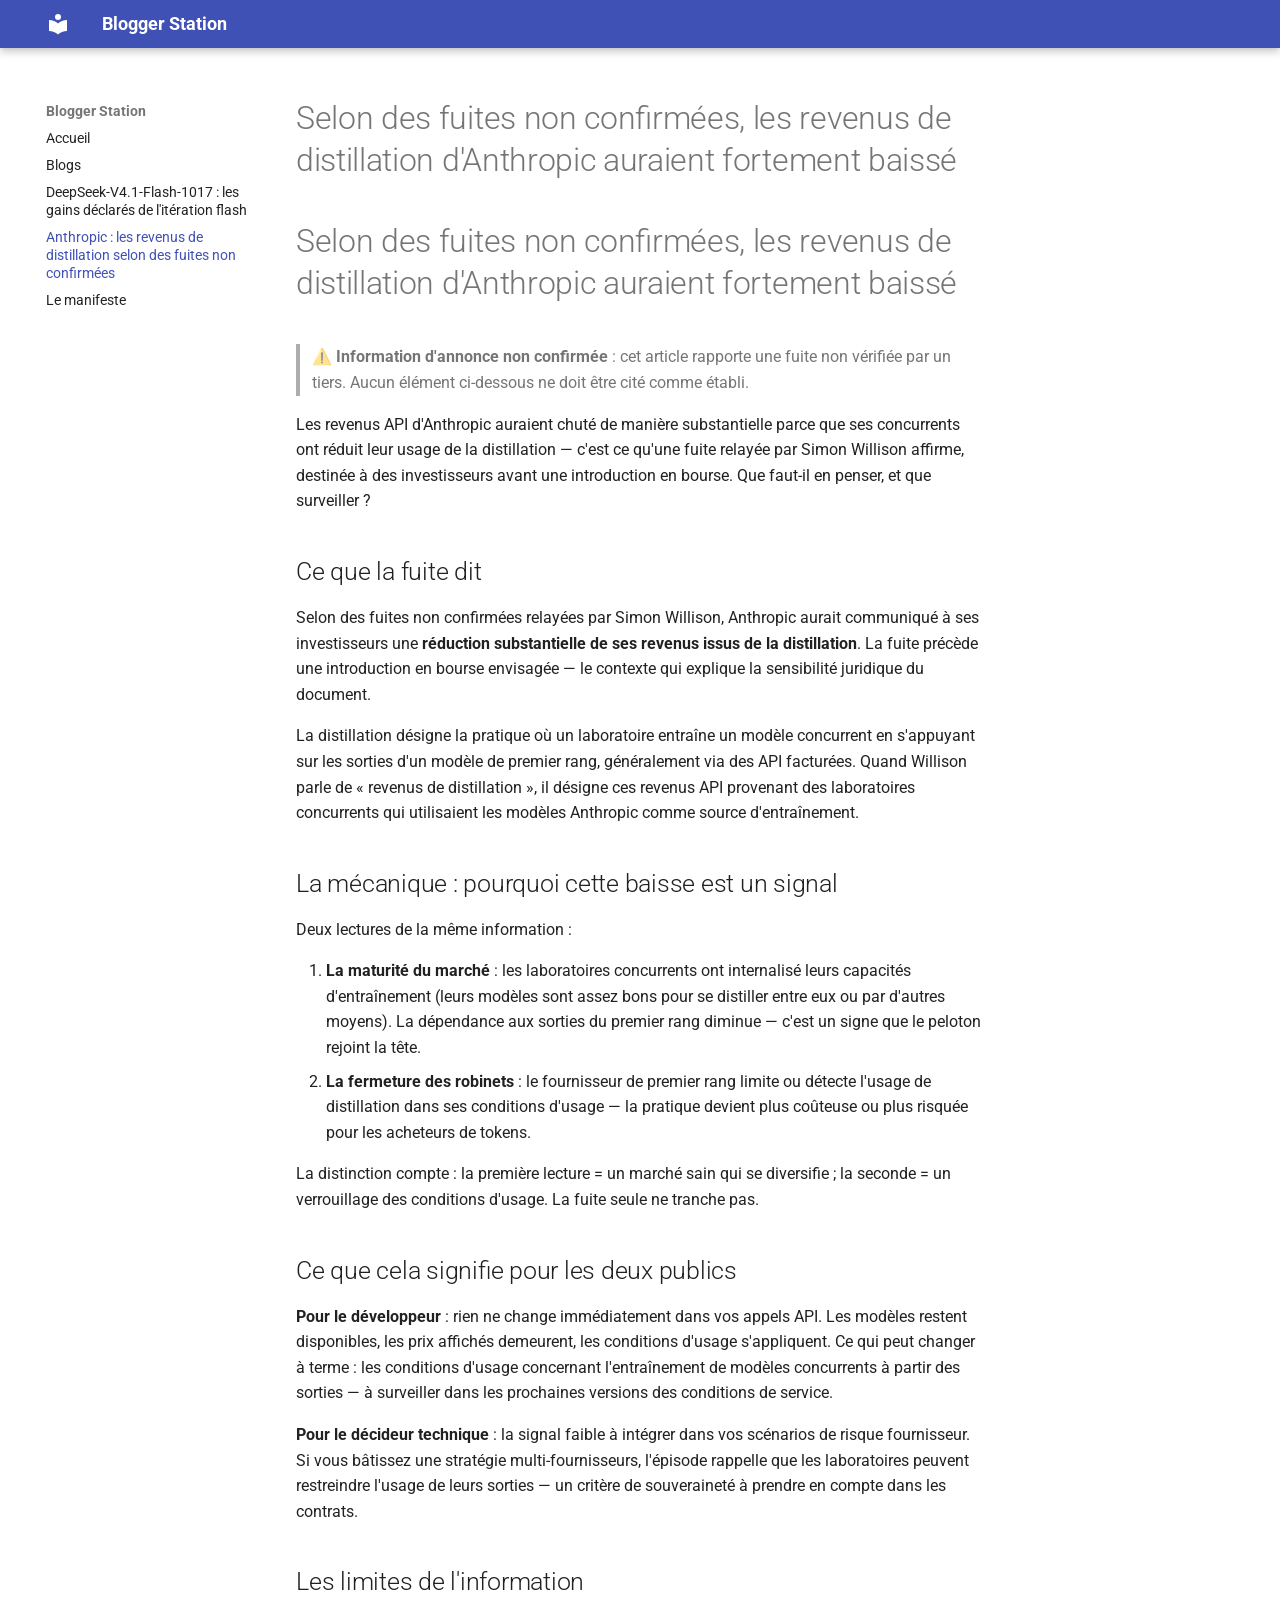
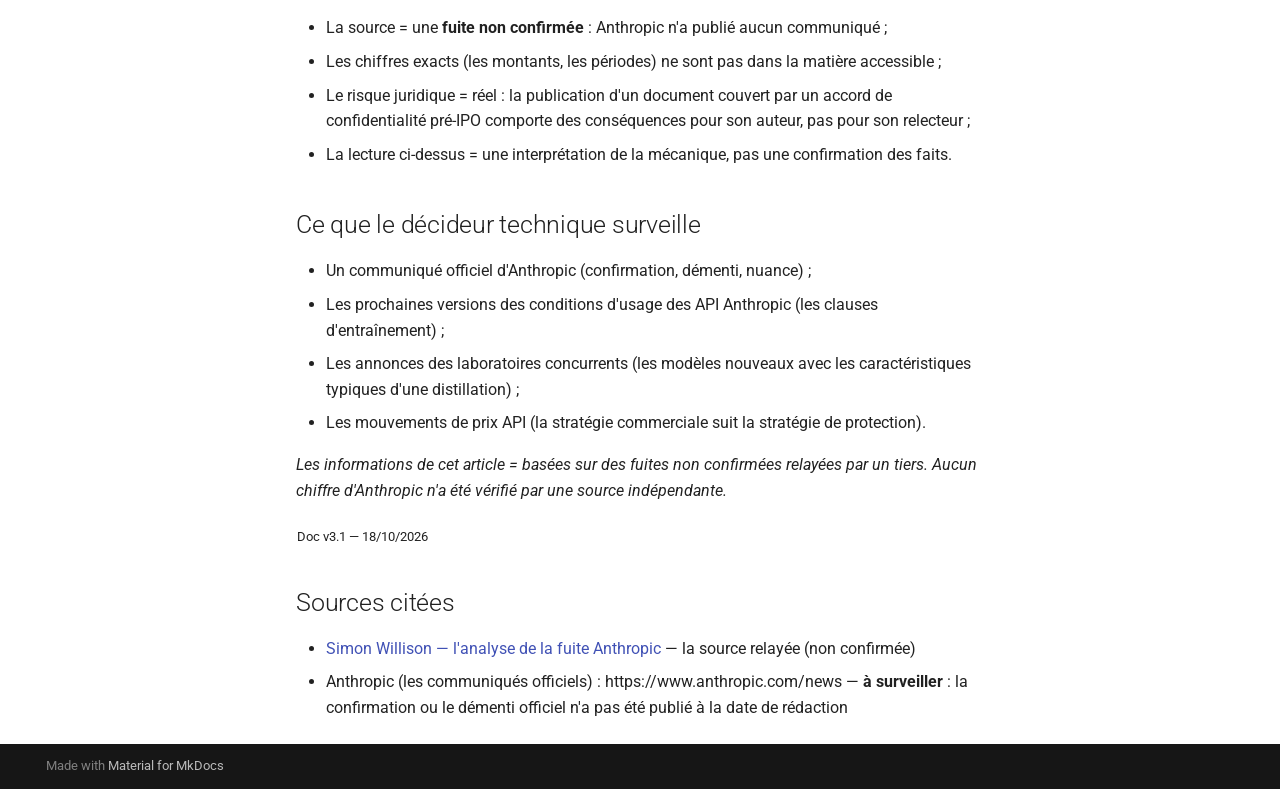
<file: blogs/ef0d7eed.html>
<!doctype html>
<html lang="en" class="no-js">
  <head>
    
      <meta charset="utf-8">
      <meta name="viewport" content="width=device-width,initial-scale=1">
      
        <meta name="description" content="Blogs et veille - pipeline editoriale automatique (prepub locale)">
      
      
      
      
        <link rel="prev" href="deepseek-v4-1-flash-1017.html">
      
      
        <link rel="next" href="../manifeste.html">
      
      
        
      
      
      <link rel="icon" href="../assets/images/favicon.png">
      <meta name="generator" content="mkdocs-1.6.1, mkdocs-material-9.7.7">
    
    
      
        <title>Anthropic : les revenus de distillation selon des fuites non confirmées - Blogger Station</title>
      
    
    
      <link rel="stylesheet" href="../assets/stylesheets/main.ec1eaa64.min.css">
      
        
        <link rel="stylesheet" href="../assets/stylesheets/palette.ab4e12ef.min.css">
      
      


    
    
      
    
    
      
        
        
        <link rel="preconnect" href="https://fonts.gstatic.com" crossorigin>
        <link rel="stylesheet" href="https://fonts.googleapis.com/css?family=Roboto:300,300i,400,400i,700,700i%7CRoboto+Mono:400,400i,700,700i&display=fallback">
        <style>:root{--md-text-font:"Roboto";--md-code-font:"Roboto Mono"}</style>
      
    
    
      <link rel="stylesheet" href="../stylesheets/custom.css">
    
    <script>__md_scope=new URL("..",location),__md_hash=e=>[...e].reduce(((e,_)=>(e<<5)-e+_.charCodeAt(0)),0),__md_get=(e,_=localStorage,t=__md_scope)=>JSON.parse(_.getItem(t.pathname+"."+e)),__md_set=(e,_,t=localStorage,a=__md_scope)=>{try{t.setItem(a.pathname+"."+e,JSON.stringify(_))}catch(e){}}</script>
    
      

    
    
  </head>
  
  
    
    
    
    
    
    <body dir="ltr" data-md-color-scheme="default" data-md-color-primary="indigo" data-md-color-accent="indigo">
  
    
    <input class="md-toggle" data-md-toggle="drawer" type="checkbox" id="__drawer" autocomplete="off">
    <input class="md-toggle" data-md-toggle="search" type="checkbox" id="__search" autocomplete="off">
    <label class="md-overlay" for="__drawer"></label>
    <div data-md-component="skip">
      
        
        <a href="#selon-des-fuites-non-confirmees-les-revenus-de-distillation-danthropic-auraient-fortement-baisse" class="md-skip">
          Skip to content
        </a>
      
    </div>
    <div data-md-component="announce">
      
    </div>
    
    
      

  

<header class="md-header md-header--shadow" data-md-component="header">
  <nav class="md-header__inner md-grid" aria-label="Header">
    <a href="../index.html" title="Blogger Station" class="md-header__button md-logo" aria-label="Blogger Station" data-md-component="logo">
      
  
  <svg xmlns="http://www.w3.org/2000/svg" viewBox="0 0 24 24"><path d="M12 8a3 3 0 0 0 3-3 3 3 0 0 0-3-3 3 3 0 0 0-3 3 3 3 0 0 0 3 3m0 3.54C9.64 9.35 6.5 8 3 8v11c3.5 0 6.64 1.35 9 3.54 2.36-2.19 5.5-3.54 9-3.54V8c-3.5 0-6.64 1.35-9 3.54"/></svg>

    </a>
    <label class="md-header__button md-icon" for="__drawer">
      
      <svg xmlns="http://www.w3.org/2000/svg" viewBox="0 0 24 24"><path d="M3 6h18v2H3zm0 5h18v2H3zm0 5h18v2H3z"/></svg>
    </label>
    <div class="md-header__title" data-md-component="header-title">
      <div class="md-header__ellipsis">
        <div class="md-header__topic">
          <span class="md-ellipsis">
            Blogger Station
          </span>
        </div>
        <div class="md-header__topic" data-md-component="header-topic">
          <span class="md-ellipsis">
            
              Anthropic : les revenus de distillation selon des fuites non confirmées
            
          </span>
        </div>
      </div>
    </div>
    
      
    
    
    
    
    
  </nav>
  
</header>
    
    <div class="md-container" data-md-component="container">
      
      
        
          
        
      
      <main class="md-main" data-md-component="main">
        <div class="md-main__inner md-grid">
          
            
              
              <div class="md-sidebar md-sidebar--primary" data-md-component="sidebar" data-md-type="navigation" >
                <div class="md-sidebar__scrollwrap">
                  <div class="md-sidebar__inner">
                    



<nav class="md-nav md-nav--primary" aria-label="Navigation" data-md-level="0">
  <label class="md-nav__title" for="__drawer">
    <a href="../index.html" title="Blogger Station" class="md-nav__button md-logo" aria-label="Blogger Station" data-md-component="logo">
      
  
  <svg xmlns="http://www.w3.org/2000/svg" viewBox="0 0 24 24"><path d="M12 8a3 3 0 0 0 3-3 3 3 0 0 0-3-3 3 3 0 0 0-3 3 3 3 0 0 0 3 3m0 3.54C9.64 9.35 6.5 8 3 8v11c3.5 0 6.64 1.35 9 3.54 2.36-2.19 5.5-3.54 9-3.54V8c-3.5 0-6.64 1.35-9 3.54"/></svg>

    </a>
    Blogger Station
  </label>
  
  <ul class="md-nav__list" data-md-scrollfix>
    
      
      
  
  
  
  
    <li class="md-nav__item">
      <a href="../index.html" class="md-nav__link">
        
  
  
  <span class="md-ellipsis">
    
  
    Accueil
  

    
  </span>
  
  

      </a>
    </li>
  

    
      
      
  
  
  
  
    <li class="md-nav__item">
      <a href="index.html" class="md-nav__link">
        
  
  
  <span class="md-ellipsis">
    
  
    Blogs
  

    
  </span>
  
  

      </a>
    </li>
  

    
      
      
  
  
  
  
    <li class="md-nav__item">
      <a href="deepseek-v4-1-flash-1017.html" class="md-nav__link">
        
  
  
  <span class="md-ellipsis">
    
  
    DeepSeek-V4.1-Flash-1017 : les gains déclarés de l'itération flash
  

    
  </span>
  
  

      </a>
    </li>
  

    
      
      
  
  
    
  
  
  
    <li class="md-nav__item md-nav__item--active">
      
      <input class="md-nav__toggle md-toggle" type="checkbox" id="__toc">
      
      
        
      
      
      <a href="ef0d7eed.html" class="md-nav__link md-nav__link--active">
        
  
  
  <span class="md-ellipsis">
    
  
    Anthropic : les revenus de distillation selon des fuites non confirmées
  

    
  </span>
  
  

      </a>
      
    </li>
  

    
      
      
  
  
  
  
    <li class="md-nav__item">
      <a href="../manifeste.html" class="md-nav__link">
        
  
  
  <span class="md-ellipsis">
    
  
    Le manifeste
  

    
  </span>
  
  

      </a>
    </li>
  

    
  </ul>
</nav>
                  </div>
                </div>
              </div>
            
            
              
              <div class="md-sidebar md-sidebar--secondary" data-md-component="sidebar" data-md-type="toc" >
                <div class="md-sidebar__scrollwrap">
                  <div class="md-sidebar__inner">
                    

<nav class="md-nav md-nav--secondary" aria-label="Table of contents">
  
  
  
    
  
  
</nav>
                  </div>
                </div>
              </div>
            
          
          
            <div class="md-content" data-md-component="content">
              
              <article class="md-content__inner md-typeset">
                
                  



<h1 id="selon-des-fuites-non-confirmees-les-revenus-de-distillation-danthropic-auraient-fortement-baisse">Selon des fuites non confirmées, les revenus de distillation d'Anthropic auraient fortement baissé</h1>
<h1 id="selon-des-fuites-non-confirmees-les-revenus-de-distillation-danthropic-auraient-fortement-baisse_1">Selon des fuites non confirmées, les revenus de distillation d'Anthropic auraient fortement baissé</h1>
<blockquote>
<p><strong>⚠️ Information d'annonce non confirmée</strong> : cet article rapporte une fuite non
vérifiée par un tiers. Aucun élément ci-dessous ne doit être cité comme établi.</p>
</blockquote>
<p>Les revenus API d'Anthropic auraient chuté de manière substantielle parce que ses
concurrents ont réduit leur usage de la distillation — c'est ce qu'une fuite relayée par
Simon Willison affirme, destinée à des investisseurs avant une introduction en bourse.
Que faut-il en penser, et que surveiller ?</p>
<h2 id="ce-que-la-fuite-dit">Ce que la fuite dit</h2>
<p>Selon des fuites non confirmées relayées par Simon Willison, Anthropic aurait communiqué
à ses investisseurs une <strong>réduction substantielle de ses revenus issus de la
distillation</strong>. La fuite précède une introduction en bourse envisagée — le contexte qui
explique la sensibilité juridique du document.</p>
<p>La distillation désigne la pratique où un laboratoire entraîne un modèle concurrent en
s'appuyant sur les sorties d'un modèle de premier rang, généralement via des API
facturées. Quand Willison parle de « revenus de distillation », il désigne ces revenus
API provenant des laboratoires concurrents qui utilisaient les modèles Anthropic comme
source d'entraînement.</p>
<h2 id="la-mecanique-pourquoi-cette-baisse-est-un-signal">La mécanique : pourquoi cette baisse est un signal</h2>
<p>Deux lectures de la même information :</p>
<ol>
<li><strong>La maturité du marché</strong> : les laboratoires concurrents ont internalisé leurs
   capacités d'entraînement (leurs modèles sont assez bons pour se distiller entre eux
   ou par d'autres moyens). La dépendance aux sorties du premier rang diminue — c'est
   un signe que le peloton rejoint la tête.</li>
<li><strong>La fermeture des robinets</strong> : le fournisseur de premier rang limite ou détecte
   l'usage de distillation dans ses conditions d'usage — la pratique devient plus
   coûteuse ou plus risquée pour les acheteurs de tokens.</li>
</ol>
<p>La distinction compte : la première lecture = un marché sain qui se diversifie ; la
seconde = un verrouillage des conditions d'usage. La fuite seule ne tranche pas.</p>
<h2 id="ce-que-cela-signifie-pour-les-deux-publics">Ce que cela signifie pour les deux publics</h2>
<p><strong>Pour le développeur</strong> : rien ne change immédiatement dans vos appels API. Les modèles
restent disponibles, les prix affichés demeurent, les conditions d'usage s'appliquent.
Ce qui peut changer à terme : les conditions d'usage concernant l'entraînement de
modèles concurrents à partir des sorties — à surveiller dans les prochaines versions des
conditions de service.</p>
<p><strong>Pour le décideur technique</strong> : la signal faible à intégrer dans vos scénarios de
risque fournisseur. Si vous bâtissez une stratégie multi-fournisseurs, l'épisode rappelle
que les laboratoires peuvent restreindre l'usage de leurs sorties — un critère de
souveraineté à prendre en compte dans les contrats.</p>
<h2 id="les-limites-de-linformation">Les limites de l'information</h2>
<ul>
<li>La source = une <strong>fuite non confirmée</strong> : Anthropic n'a publié aucun communiqué ;</li>
<li>Les chiffres exacts (les montants, les périodes) ne sont pas dans la matière accessible ;</li>
<li>Le risque juridique = réel : la publication d'un document couvert par un accord de
  confidentialité pré-IPO comporte des conséquences pour son auteur, pas pour son
  relecteur ;</li>
<li>La lecture ci-dessus = une interprétation de la mécanique, pas une confirmation des
  faits.</li>
</ul>
<h2 id="ce-que-le-decideur-technique-surveille">Ce que le décideur technique surveille</h2>
<ul>
<li>Un communiqué officiel d'Anthropic (confirmation, démenti, nuance) ;</li>
<li>Les prochaines versions des conditions d'usage des API Anthropic (les clauses
  d'entraînement) ;</li>
<li>Les annonces des laboratoires concurrents (les modèles nouveaux avec les
  caractéristiques typiques d'une distillation) ;</li>
<li>Les mouvements de prix API (la stratégie commerciale suit la stratégie de protection).</li>
</ul>
<p><em>Les informations de cet article = basées sur des fuites non confirmées relayées par un
tiers. Aucun chiffre d'Anthropic n'a été vérifié par une source indépendante.</em></p>
<p><sub>Doc v3.1 — 18/10/2026</sub></p>
<h2 id="sources-citees">Sources citées</h2>
<ul>
<li><a href="https://simonwillison.net/2026/Oct/15/anthropic-tells-investors/">Simon Willison — l'analyse de la fuite Anthropic</a> — la source relayée (non confirmée)</li>
<li>Anthropic (les communiqués officiels) : https://www.anthropic.com/news — <strong>à surveiller</strong> : la confirmation ou le démenti officiel n'a pas été publié à la date de rédaction</li>
</ul>







  
  






                
              </article>
            </div>
          
          
<script>var target=document.getElementById(location.hash.slice(1));target&&target.name&&(target.checked=target.name.startsWith("__tabbed_"))</script>
        </div>
        
      </main>
      
        <footer class="md-footer">
  
  <div class="md-footer-meta md-typeset">
    <div class="md-footer-meta__inner md-grid">
      <div class="md-copyright">
  
  
    Made with
    <a href="https://squidfunk.github.io/mkdocs-material/" target="_blank" rel="noopener">
      Material for MkDocs
    </a>
  
</div>
      
    </div>
  </div>
</footer>
      
    </div>
    <div class="md-dialog" data-md-component="dialog">
      <div class="md-dialog__inner md-typeset"></div>
    </div>
    
    
    
      
      
      <script id="__config" type="application/json">{"annotate": null, "base": "..", "features": ["content.code.copy"], "search": "../assets/javascripts/workers/search.2c215733.min.js", "tags": null, "translations": {"clipboard.copied": "Copied to clipboard", "clipboard.copy": "Copy to clipboard", "search.result.more.one": "1 more on this page", "search.result.more.other": "# more on this page", "search.result.none": "No matching documents", "search.result.one": "1 matching document", "search.result.other": "# matching documents", "search.result.placeholder": "Type to start searching", "search.result.term.missing": "Missing", "select.version": "Select version"}, "version": null}</script>
    
    
      <script src="../assets/javascripts/bundle.d7400e89.min.js"></script>
      
    
  </body>
</html>
</file>
<file: stylesheets/custom.css>
/* LOT-056 : les couleurs KPI (les gains/deltas/tendances) — GOV-6 la forme */
.kpi-vert { color: #16a34a; font-weight: bold; }
.kpi-rouge { color: #dc2626; font-weight: bold; }
.kpi-ref { color: #6b7280; font-weight: bold; }
</file>
<file: assets/stylesheets/main.ec1eaa64.min.css>
@charset "UTF-8";html{-webkit-text-size-adjust:none;-moz-text-size-adjust:none;text-size-adjust:none;box-sizing:border-box}*,:after,:before{box-sizing:inherit}@media (prefers-reduced-motion){*,:after,:before{transition:none!important}}body{margin:0}a,button,input,label{-webkit-tap-highlight-color:transparent}a{color:inherit;text-decoration:none}hr{border:0;box-sizing:initial;display:block;height:.05rem;overflow:visible;padding:0}small{font-size:80%}sub,sup{line-height:1em}img{border-style:none}table{border-collapse:initial;border-spacing:0}td,th{font-weight:400;vertical-align:top}button{background:#0000;border:0;font-family:inherit;font-size:inherit;margin:0;padding:0}input{border:0;outline:none}:root{--md-primary-fg-color:#4051b5;--md-primary-fg-color--light:#5d6cc0;--md-primary-fg-color--dark:#303fa1;--md-primary-bg-color:#fff;--md-primary-bg-color--light:#ffffffb3;--md-accent-fg-color:#526cfe;--md-accent-fg-color--transparent:#526cfe1a;--md-accent-bg-color:#fff;--md-accent-bg-color--light:#ffffffb3}[data-md-color-scheme=default]{color-scheme:light}[data-md-color-scheme=default] img[src$="#gh-dark-mode-only"],[data-md-color-scheme=default] img[src$="#only-dark"]{display:none}:root,[data-md-color-scheme=default]{--md-hue:225deg;--md-default-fg-color:#000000de;--md-default-fg-color--light:#0000008a;--md-default-fg-color--lighter:#00000052;--md-default-fg-color--lightest:#00000012;--md-default-bg-color:#fff;--md-default-bg-color--light:#ffffffb3;--md-default-bg-color--lighter:#ffffff4d;--md-default-bg-color--lightest:#ffffff1f;--md-code-fg-color:#36464e;--md-code-bg-color:#f5f5f5;--md-code-bg-color--light:#f5f5f5b3;--md-code-bg-color--lighter:#f5f5f54d;--md-code-hl-color:#4287ff;--md-code-hl-color--light:#4287ff1a;--md-code-hl-number-color:#d52a2a;--md-code-hl-special-color:#db1457;--md-code-hl-function-color:#a846b9;--md-code-hl-constant-color:#6e59d9;--md-code-hl-keyword-color:#3f6ec6;--md-code-hl-string-color:#1c7d4d;--md-code-hl-name-color:var(--md-code-fg-color);--md-code-hl-operator-color:var(--md-default-fg-color--light);--md-code-hl-punctuation-color:var(--md-default-fg-color--light);--md-code-hl-comment-color:var(--md-default-fg-color--light);--md-code-hl-generic-color:var(--md-default-fg-color--light);--md-code-hl-variable-color:var(--md-default-fg-color--light);--md-typeset-color:var(--md-default-fg-color);--md-typeset-a-color:var(--md-primary-fg-color);--md-typeset-del-color:#f5503d26;--md-typeset-ins-color:#0bd57026;--md-typeset-kbd-color:#fafafa;--md-typeset-kbd-accent-color:#fff;--md-typeset-kbd-border-color:#b8b8b8;--md-typeset-mark-color:#ffff0080;--md-typeset-table-color:#0000001f;--md-typeset-table-color--light:rgba(0,0,0,.035);--md-admonition-fg-color:var(--md-default-fg-color);--md-admonition-bg-color:var(--md-default-bg-color);--md-warning-fg-color:#000000de;--md-warning-bg-color:#ff9;--md-footer-fg-color:#fff;--md-footer-fg-color--light:#ffffffb3;--md-footer-fg-color--lighter:#ffffff73;--md-footer-bg-color:#000000de;--md-footer-bg-color--dark:#00000052;--md-shadow-z1:0 0.2rem 0.5rem #0000000d,0 0 0.05rem #0000001a;--md-shadow-z2:0 0.2rem 0.5rem #0000001a,0 0 0.05rem #00000040;--md-shadow-z3:0 0.2rem 0.5rem #0003,0 0 0.05rem #00000059}.md-icon svg{fill:currentcolor;display:block;height:1.2rem;width:1.2rem}body{-webkit-font-smoothing:antialiased;-moz-osx-font-smoothing:grayscale;--md-text-font-family:var(--md-text-font,_),-apple-system,BlinkMacSystemFont,Helvetica,Arial,sans-serif;--md-code-font-family:var(--md-code-font,_),SFMono-Regular,Consolas,Menlo,monospace}aside,body,input{font-feature-settings:"kern","liga";color:var(--md-typeset-color);font-family:var(--md-text-font-family)}code,kbd,pre{font-feature-settings:"kern";font-family:var(--md-code-font-family)}:root{--md-typeset-table-sort-icon:url('data:image/svg+xml;charset=utf-8,<svg xmlns="http://www.w3.org/2000/svg" viewBox="0 0 24 24"><path d="m18 21-4-4h3V7h-3l4-4 4 4h-3v10h3M2 19v-2h10v2M2 13v-2h7v2M2 7V5h4v2z"/></svg>');--md-typeset-table-sort-icon--asc:url('data:image/svg+xml;charset=utf-8,<svg xmlns="http://www.w3.org/2000/svg" viewBox="0 0 24 24"><path d="M19 17h3l-4 4-4-4h3V3h2M2 17h10v2H2M6 5v2H2V5m0 6h7v2H2z"/></svg>');--md-typeset-table-sort-icon--desc:url('data:image/svg+xml;charset=utf-8,<svg xmlns="http://www.w3.org/2000/svg" viewBox="0 0 24 24"><path d="M19 7h3l-4-4-4 4h3v14h2M2 17h10v2H2M6 5v2H2V5m0 6h7v2H2z"/></svg>')}.md-typeset{-webkit-print-color-adjust:exact;color-adjust:exact;font-size:.8rem;line-height:1.6;overflow-wrap:break-word}@media print{.md-typeset{font-size:.68rem}}.md-typeset blockquote,.md-typeset dl,.md-typeset figure,.md-typeset ol,.md-typeset pre,.md-typeset ul{margin-bottom:1em;margin-top:1em}.md-typeset h1{color:var(--md-default-fg-color--light);font-size:2em;line-height:1.3;margin:0 0 1.25em}.md-typeset h1,.md-typeset h2{font-weight:300;letter-spacing:-.01em}.md-typeset h2{font-size:1.5625em;line-height:1.4;margin:1.6em 0 .64em}.md-typeset h3{font-size:1.25em;font-weight:400;letter-spacing:-.01em;line-height:1.5;margin:1.6em 0 .8em}.md-typeset h2+h3{margin-top:.8em}.md-typeset h4{font-weight:700;letter-spacing:-.01em;margin:1em 0}.md-typeset h5,.md-typeset h6{color:var(--md-default-fg-color--light);font-size:.8em;font-weight:700;letter-spacing:-.01em;margin:1.25em 0}.md-typeset h5{text-transform:uppercase}.md-typeset h5 code{text-transform:none}.md-typeset hr{border-bottom:.05rem solid var(--md-default-fg-color--lightest);display:flow-root;margin:1.5em 0}.md-typeset a{color:var(--md-typeset-a-color);word-break:break-word}.md-typeset a,.md-typeset a:before{transition:color 125ms}.md-typeset a:focus,.md-typeset a:hover{color:var(--md-accent-fg-color)}.md-typeset a:focus code,.md-typeset a:hover code{background-color:var(--md-accent-fg-color--transparent);color:var(--md-accent-fg-color)}.md-typeset a code{color:var(--md-typeset-a-color)}.md-typeset a.focus-visible{outline-color:var(--md-accent-fg-color);outline-offset:.2rem}.md-typeset code,.md-typeset kbd,.md-typeset pre{color:var(--md-code-fg-color);direction:ltr;font-variant-ligatures:none;transition:background-color 125ms}@media print{.md-typeset code,.md-typeset kbd,.md-typeset pre{white-space:pre-wrap}}.md-typeset code{background-color:var(--md-code-bg-color);border-radius:.1rem;-webkit-box-decoration-break:clone;box-decoration-break:clone;font-size:.85em;padding:0 .2941176471em;transition:color 125ms,background-color 125ms;word-break:break-word}.md-typeset code:not(.focus-visible){-webkit-tap-highlight-color:transparent;outline:none}.md-typeset pre{display:flow-root;line-height:1.4;position:relative}.md-typeset pre>code{-webkit-box-decoration-break:slice;box-decoration-break:slice;box-shadow:none;display:block;margin:0;outline-color:var(--md-accent-fg-color);overflow:auto;padding:.7720588235em 1.1764705882em;scrollbar-color:var(--md-default-fg-color--lighter) #0000;scrollbar-width:thin;touch-action:auto;word-break:normal}.md-typeset pre>code:hover{scrollbar-color:var(--md-accent-fg-color) #0000}.md-typeset pre>code::-webkit-scrollbar{height:.2rem;width:.2rem}.md-typeset pre>code::-webkit-scrollbar-thumb{background-color:var(--md-default-fg-color--lighter)}.md-typeset pre>code::-webkit-scrollbar-thumb:hover{background-color:var(--md-accent-fg-color)}.md-typeset kbd{background-color:var(--md-typeset-kbd-color);border-radius:.1rem;box-shadow:0 .1rem 0 .05rem var(--md-typeset-kbd-border-color),0 .1rem 0 var(--md-typeset-kbd-border-color),0 -.1rem .2rem var(--md-typeset-kbd-accent-color) inset;color:var(--md-default-fg-color);display:inline-block;font-size:.75em;padding:0 .6666666667em;vertical-align:text-top;word-break:break-word}.md-typeset mark{background-color:var(--md-typeset-mark-color);-webkit-box-decoration-break:clone;box-decoration-break:clone;color:inherit;word-break:break-word}.md-typeset abbr{cursor:help;text-decoration:none}.md-typeset [data-preview],.md-typeset abbr{border-bottom:.05rem dotted var(--md-default-fg-color--light)}.md-typeset small{opacity:.75}[dir=ltr] .md-typeset sub,[dir=ltr] .md-typeset sup{margin-left:.078125em}[dir=rtl] .md-typeset sub,[dir=rtl] .md-typeset sup{margin-right:.078125em}[dir=ltr] .md-typeset blockquote{padding-left:.6rem}[dir=rtl] .md-typeset blockquote{padding-right:.6rem}[dir=ltr] .md-typeset blockquote{border-left:.2rem solid var(--md-default-fg-color--lighter)}[dir=rtl] .md-typeset blockquote{border-right:.2rem solid var(--md-default-fg-color--lighter)}.md-typeset blockquote{color:var(--md-default-fg-color--light);margin-left:0;margin-right:0}.md-typeset ul{list-style-type:disc}.md-typeset ul[type]{list-style-type:revert-layer}[dir=ltr] .md-typeset ol,[dir=ltr] .md-typeset ul{margin-left:.625em}[dir=rtl] .md-typeset ol,[dir=rtl] .md-typeset ul{margin-right:.625em}.md-typeset ol,.md-typeset ul{padding:0}.md-typeset ol:not([hidden]),.md-typeset ul:not([hidden]){display:flow-root}.md-typeset ol ol,.md-typeset ul ol{list-style-type:lower-alpha}.md-typeset ol ol ol,.md-typeset ul ol ol{list-style-type:lower-roman}.md-typeset ol ol ol ol,.md-typeset ul ol ol ol{list-style-type:upper-alpha}.md-typeset ol ol ol ol ol,.md-typeset ul ol ol ol ol{list-style-type:upper-roman}.md-typeset ol[type],.md-typeset ul[type]{list-style-type:revert-layer}[dir=ltr] .md-typeset ol li,[dir=ltr] .md-typeset ul li{margin-left:1.25em}[dir=rtl] .md-typeset ol li,[dir=rtl] .md-typeset ul li{margin-right:1.25em}.md-typeset ol li,.md-typeset ul li{margin-bottom:.5em}.md-typeset ol li blockquote,.md-typeset ol li p,.md-typeset ul li blockquote,.md-typeset ul li p{margin:.5em 0}.md-typeset ol li:last-child,.md-typeset ul li:last-child{margin-bottom:0}[dir=ltr] .md-typeset ol li ol,[dir=ltr] .md-typeset ol li ul,[dir=ltr] .md-typeset ul li ol,[dir=ltr] .md-typeset ul li ul{margin-left:.625em}[dir=rtl] .md-typeset ol li ol,[dir=rtl] .md-typeset ol li ul,[dir=rtl] .md-typeset ul li ol,[dir=rtl] .md-typeset ul li ul{margin-right:.625em}.md-typeset ol li ol,.md-typeset ol li ul,.md-typeset ul li ol,.md-typeset ul li ul{margin-bottom:.5em;margin-top:.5em}[dir=ltr] .md-typeset dd{margin-left:1.875em}[dir=rtl] .md-typeset dd{margin-right:1.875em}.md-typeset dd{margin-bottom:1.5em;margin-top:1em}.md-typeset img,.md-typeset svg,.md-typeset video{height:auto;max-width:100%}.md-typeset img[align=left]{margin:1em 1em 1em 0}.md-typeset img[align=right]{margin:1em 0 1em 1em}.md-typeset img[align]:only-child{margin-top:0}.md-typeset figure{display:flow-root;margin:1em auto;max-width:100%;text-align:center;width:fit-content}.md-typeset figure img{display:block;margin:0 auto}.md-typeset figcaption{font-style:italic;margin:1em auto;max-width:24rem}.md-typeset iframe{max-width:100%}.md-typeset table:not([class]){background-color:var(--md-default-bg-color);border:.05rem solid var(--md-typeset-table-color);border-radius:.1rem;display:inline-block;font-size:.64rem;max-width:100%;overflow:auto;touch-action:auto}@media print{.md-typeset table:not([class]){display:table}}.md-typeset table:not([class])+*{margin-top:1.5em}.md-typeset table:not([class]) td>:first-child,.md-typeset table:not([class]) th>:first-child{margin-top:0}.md-typeset table:not([class]) td>:last-child,.md-typeset table:not([class]) th>:last-child{margin-bottom:0}.md-typeset table:not([class]) td:not([align]),.md-typeset table:not([class]) th:not([align]){text-align:left}[dir=rtl] .md-typeset table:not([class]) td:not([align]),[dir=rtl] .md-typeset table:not([class]) th:not([align]){text-align:right}.md-typeset table:not([class]) th{font-weight:700;min-width:5rem;padding:.9375em 1.25em;vertical-align:top}.md-typeset table:not([class]) td{border-top:.05rem solid var(--md-typeset-table-color);padding:.9375em 1.25em;vertical-align:top}.md-typeset table:not([class]) tbody tr{transition:background-color 125ms}.md-typeset table:not([class]) tbody tr:hover{background-color:var(--md-typeset-table-color--light);box-shadow:0 .05rem 0 var(--md-default-bg-color) inset}.md-typeset table:not([class]) a{word-break:normal}.md-typeset table th[role=columnheader]{cursor:pointer}[dir=ltr] .md-typeset table th[role=columnheader]:after{margin-left:.5em}[dir=rtl] .md-typeset table th[role=columnheader]:after{margin-right:.5em}.md-typeset table th[role=columnheader]:after{content:"";display:inline-block;height:1.2em;-webkit-mask-image:var(--md-typeset-table-sort-icon);mask-image:var(--md-typeset-table-sort-icon);-webkit-mask-repeat:no-repeat;mask-repeat:no-repeat;-webkit-mask-size:contain;mask-size:contain;transition:background-color 125ms;vertical-align:text-bottom;width:1.2em}.md-typeset table th[role=columnheader]:hover:after{background-color:var(--md-default-fg-color--lighter)}.md-typeset table th[role=columnheader][aria-sort=ascending]:after{background-color:var(--md-default-fg-color--light);-webkit-mask-image:var(--md-typeset-table-sort-icon--asc);mask-image:var(--md-typeset-table-sort-icon--asc)}.md-typeset table th[role=columnheader][aria-sort=descending]:after{background-color:var(--md-default-fg-color--light);-webkit-mask-image:var(--md-typeset-table-sort-icon--desc);mask-image:var(--md-typeset-table-sort-icon--desc)}.md-typeset__scrollwrap{margin:1em -.8rem;overflow-x:auto;touch-action:auto}.md-typeset__table{display:inline-block;margin-bottom:.5em;padding:0 .8rem}@media print{.md-typeset__table{display:block}}html .md-typeset__table table{display:table;margin:0;overflow:hidden;width:100%}@media screen and (max-width:44.984375em){.md-content__inner>pre{margin:1em -.8rem}.md-content__inner>pre code{border-radius:0}}.md-typeset .md-author{border-radius:100%;display:block;flex-shrink:0;height:1.6rem;overflow:hidden;position:relative;transition:color 125ms,transform 125ms;width:1.6rem}.md-typeset .md-author img{display:block}.md-typeset .md-author--more{background:var(--md-default-fg-color--lightest);color:var(--md-default-fg-color--lighter);font-size:.6rem;font-weight:700;line-height:1.6rem;text-align:center}.md-typeset .md-author--long{height:2.4rem;width:2.4rem}.md-typeset a.md-author{transform:scale(1)}.md-typeset a.md-author img{border-radius:100%;filter:grayscale(100%) opacity(75%);transition:filter 125ms}.md-typeset a.md-author:focus,.md-typeset a.md-author:hover{transform:scale(1.1);z-index:1}.md-typeset a.md-author:focus img,.md-typeset a.md-author:hover img{filter:grayscale(0)}.md-banner{background-color:var(--md-footer-bg-color);color:var(--md-footer-fg-color);overflow:auto}@media print{.md-banner{display:none}}.md-banner--warning{background-color:var(--md-warning-bg-color);color:var(--md-warning-fg-color)}.md-banner__inner{font-size:.7rem;margin:.6rem auto;padding:0 .8rem}[dir=ltr] .md-banner__button{float:right}[dir=rtl] .md-banner__button{float:left}.md-banner__button{color:inherit;cursor:pointer;transition:opacity .25s}.no-js .md-banner__button{display:none}.md-banner__button:hover{opacity:.7}html{font-size:125%;height:100%;overflow-x:hidden}@media screen and (min-width:100em){html{font-size:137.5%}}@media screen and (min-width:125em){html{font-size:150%}}body{background-color:var(--md-default-bg-color);display:flex;flex-direction:column;font-size:.5rem;min-height:100%;position:relative;width:100%}@media print{body{display:block}}@media screen and (max-width:59.984375em){body[data-md-scrolllock]{position:fixed}}.md-grid{margin-left:auto;margin-right:auto;max-width:61rem}.md-container{display:flex;flex-direction:column;flex-grow:1}@media print{.md-container{display:block}}.md-main{flex-grow:1}.md-main__inner{display:flex;height:100%;margin-top:1.5rem}.md-ellipsis{overflow:hidden;text-overflow:ellipsis}.md-toggle{display:none}.md-option{height:0;opacity:0;position:absolute;width:0}.md-option:checked+label:not([hidden]){display:block}.md-option.focus-visible+label{outline-color:var(--md-accent-fg-color);outline-style:auto}.md-skip{background-color:var(--md-default-fg-color);border-radius:.1rem;color:var(--md-default-bg-color);font-size:.64rem;margin:.5rem;opacity:0;outline-color:var(--md-accent-fg-color);padding:.3rem .5rem;position:fixed;transform:translateY(.4rem);z-index:-1}.md-skip:focus{opacity:1;transform:translateY(0);transition:transform .25s cubic-bezier(.4,0,.2,1),opacity 175ms 75ms;z-index:10}@page{margin:25mm}:root{--md-clipboard-icon:url('data:image/svg+xml;charset=utf-8,<svg xmlns="http://www.w3.org/2000/svg" viewBox="0 0 24 24"><path d="M19 21H8V7h11m0-2H8a2 2 0 0 0-2 2v14a2 2 0 0 0 2 2h11a2 2 0 0 0 2-2V7a2 2 0 0 0-2-2m-3-4H4a2 2 0 0 0-2 2v14h2V3h12z"/></svg>')}.md-clipboard{border-radius:.1rem;color:var(--md-default-fg-color--lightest);cursor:pointer;height:1.5em;outline-color:var(--md-accent-fg-color);outline-offset:.1rem;transition:color .25s;width:1.5em;z-index:1}@media print{.md-clipboard{display:none}}.md-clipboard:not(.focus-visible){-webkit-tap-highlight-color:transparent;outline:none}:hover>.md-clipboard{color:var(--md-default-fg-color--light)}.md-clipboard:focus,.md-clipboard:hover{color:var(--md-accent-fg-color)}.md-clipboard:after{background-color:currentcolor;content:"";display:block;height:1.125em;margin:0 auto;-webkit-mask-image:var(--md-clipboard-icon);mask-image:var(--md-clipboard-icon);-webkit-mask-position:center;mask-position:center;-webkit-mask-repeat:no-repeat;mask-repeat:no-repeat;-webkit-mask-size:contain;mask-size:contain;width:1.125em}.md-clipboard--inline{cursor:pointer}.md-clipboard--inline code{transition:color .25s,background-color .25s}.md-clipboard--inline:focus code,.md-clipboard--inline:hover code{background-color:var(--md-accent-fg-color--transparent);color:var(--md-accent-fg-color)}:root{--md-code-select-icon:url('data:image/svg+xml;charset=utf-8,<svg xmlns="http://www.w3.org/2000/svg" viewBox="0 0 24 24"><path d="M19 19h-4v2h4c1.1 0 2-.9 2-2v-4h-2m0-12h-4v2h4v4h2V5c0-1.1-.9-2-2-2M5 5h4V3H5c-1.1 0-2 .9-2 2v4h2m0 6H3v4c0 1.1.9 2 2 2h4v-2H5zm2-4h2v2H7zm4 0h2v2h-2zm4 0h2v2h-2zM7 7h2v2H7zm4 0h2v2h-2zm4 0h2v2h-2zm-8 8h2v2H7zm4 0h2v2h-2zm4 0h2v2h-2z"/></svg>');--md-code-copy-icon:url('data:image/svg+xml;charset=utf-8,<svg xmlns="http://www.w3.org/2000/svg" viewBox="0 0 24 24"><path d="M19 21H8V7h11m0-2H8a2 2 0 0 0-2 2v14a2 2 0 0 0 2 2h11a2 2 0 0 0 2-2V7a2 2 0 0 0-2-2m-3-4H4a2 2 0 0 0-2 2v14h2V3h12z"/></svg>')}.md-typeset .md-code__content{display:grid}.md-code__nav{background-color:var(--md-code-bg-color--lighter);border-radius:.1rem;display:flex;gap:.2rem;padding:.2rem;position:absolute;right:.25em;top:.25em;transition:background-color .25s;z-index:1}:hover>.md-code__nav{background-color:var(--md-code-bg-color--light)}.md-code__button{color:var(--md-default-fg-color--lightest);cursor:pointer;display:block;height:1.5em;outline-color:var(--md-accent-fg-color);outline-offset:.1rem;transition:color .25s;width:1.5em}:hover>*>.md-code__button{color:var(--md-default-fg-color--light)}.md-code__button.focus-visible,.md-code__button:hover{color:var(--md-accent-fg-color)}.md-code__button--active{color:var(--md-default-fg-color)!important}.md-code__button:after{background-color:currentcolor;content:"";display:block;height:1.125em;margin:0 auto;-webkit-mask-position:center;mask-position:center;-webkit-mask-repeat:no-repeat;mask-repeat:no-repeat;-webkit-mask-size:contain;mask-size:contain;width:1.125em}.md-code__button[data-md-type=select]:after{-webkit-mask-image:var(--md-code-select-icon);mask-image:var(--md-code-select-icon)}.md-code__button[data-md-type=copy]:after{-webkit-mask-image:var(--md-code-copy-icon);mask-image:var(--md-code-copy-icon)}@keyframes consent{0%{opacity:0;transform:translateY(100%)}to{opacity:1;transform:translateY(0)}}@keyframes overlay{0%{opacity:0}to{opacity:1}}.md-consent__overlay{animation:overlay .25s both;-webkit-backdrop-filter:blur(.1rem);backdrop-filter:blur(.1rem);background-color:#0000008a;height:100%;opacity:1;position:fixed;top:0;width:100%;z-index:5}.md-consent__inner{animation:consent .5s cubic-bezier(.1,.7,.1,1) both;background-color:var(--md-default-bg-color);border:0;border-radius:.1rem;bottom:0;box-shadow:0 0 .2rem #0000001a,0 .2rem .4rem #0003;max-height:100%;overflow:auto;padding:0;position:fixed;width:100%;z-index:5}.md-consent__form{padding:.8rem}.md-consent__settings{display:none;margin:1em 0}input:checked+.md-consent__settings{display:block}.md-consent__controls{margin-bottom:.8rem}.md-typeset .md-consent__controls .md-button{display:inline}@media screen and (max-width:44.984375em){.md-typeset .md-consent__controls .md-button{display:block;margin-top:.4rem;text-align:center;width:100%}}.md-consent label{cursor:pointer}.md-content{flex-grow:1;min-width:0}.md-content__inner{margin:0 .8rem 1.2rem;padding-top:.6rem}@media screen and (min-width:76.25em){[dir=ltr] .md-sidebar--primary:not([hidden])~.md-content>.md-content__inner{margin-left:1.2rem}[dir=ltr] .md-sidebar--secondary:not([hidden])~.md-content>.md-content__inner,[dir=rtl] .md-sidebar--primary:not([hidden])~.md-content>.md-content__inner{margin-right:1.2rem}[dir=rtl] .md-sidebar--secondary:not([hidden])~.md-content>.md-content__inner{margin-left:1.2rem}}.md-content__inner:before{content:"";display:block;height:.4rem}.md-content__inner>:last-child{margin-bottom:0}[dir=ltr] .md-content__button{float:right}[dir=rtl] .md-content__button{float:left}[dir=ltr] .md-content__button{margin-left:.4rem}[dir=rtl] .md-content__button{margin-right:.4rem}.md-content__button{margin:.4rem 0;padding:0}@media print{.md-content__button{display:none}}.md-typeset .md-content__button{color:var(--md-default-fg-color--lighter)}.md-content__button svg{display:inline;vertical-align:top}[dir=rtl] .md-content__button svg{transform:scaleX(-1)}[dir=ltr] .md-dialog{right:.8rem}[dir=rtl] .md-dialog{left:.8rem}.md-dialog{background-color:var(--md-default-fg-color);border-radius:.1rem;bottom:.8rem;box-shadow:var(--md-shadow-z3);min-width:11.1rem;opacity:0;padding:.4rem .6rem;pointer-events:none;position:fixed;transform:translateY(100%);transition:transform 0ms .4s,opacity .4s;z-index:4}@media print{.md-dialog{display:none}}.md-dialog--active{opacity:1;pointer-events:auto;transform:translateY(0);transition:transform .4s cubic-bezier(.075,.85,.175,1),opacity .4s}.md-dialog__inner{color:var(--md-default-bg-color);font-size:.7rem}.md-feedback{margin:2em 0 1em;text-align:center}.md-feedback fieldset{border:none;margin:0;padding:0}.md-feedback__title{font-weight:700;margin:1em auto}.md-feedback__inner{position:relative}.md-feedback__list{display:flex;flex-wrap:wrap;place-content:baseline center;position:relative}.md-feedback__list:hover .md-icon:not(:disabled){color:var(--md-default-fg-color--lighter)}:disabled .md-feedback__list{min-height:1.8rem}.md-feedback__icon{color:var(--md-default-fg-color--light);cursor:pointer;flex-shrink:0;margin:0 .1rem;transition:color 125ms}.md-feedback__icon:not(:disabled).md-icon:hover{color:var(--md-accent-fg-color)}.md-feedback__icon:disabled{color:var(--md-default-fg-color--lightest);pointer-events:none}.md-feedback__note{opacity:0;position:relative;transform:translateY(.4rem);transition:transform .4s cubic-bezier(.1,.7,.1,1),opacity .15s}.md-feedback__note>*{margin:0 auto;max-width:16rem}:disabled .md-feedback__note{opacity:1;transform:translateY(0)}@media print{.md-feedback{display:none}}.md-footer{background-color:var(--md-footer-bg-color);color:var(--md-footer-fg-color)}@media print{.md-footer{display:none}}.md-footer__inner{justify-content:space-between;overflow:auto;padding:.2rem}.md-footer__inner:not([hidden]){display:flex}.md-footer__link{align-items:end;display:flex;flex-grow:0.01;margin-bottom:.4rem;margin-top:1rem;max-width:100%;outline-color:var(--md-accent-fg-color);overflow:hidden;transition:opacity .25s}.md-footer__link:focus,.md-footer__link:hover{opacity:.7}[dir=rtl] .md-footer__link svg{transform:scaleX(-1)}@media screen and (max-width:44.984375em){.md-footer__link--prev{flex-shrink:0}.md-footer__link--prev .md-footer__title{display:none}}[dir=ltr] .md-footer__link--next{margin-left:auto}[dir=rtl] .md-footer__link--next{margin-right:auto}.md-footer__link--next{text-align:right}[dir=rtl] .md-footer__link--next{text-align:left}.md-footer__title{flex-grow:1;font-size:.9rem;margin-bottom:.7rem;max-width:calc(100% - 2.4rem);padding:0 1rem;white-space:nowrap}.md-footer__button{margin:.2rem;padding:.4rem}.md-footer__direction{font-size:.64rem;opacity:.7}.md-footer-meta{background-color:var(--md-footer-bg-color--dark)}.md-footer-meta__inner{display:flex;flex-wrap:wrap;justify-content:space-between;padding:.2rem}html .md-footer-meta.md-typeset a{color:var(--md-footer-fg-color--light)}html .md-footer-meta.md-typeset a:focus,html .md-footer-meta.md-typeset a:hover{color:var(--md-footer-fg-color)}.md-copyright{color:var(--md-footer-fg-color--lighter);font-size:.64rem;margin:auto .6rem;padding:.4rem 0;width:100%}@media screen and (min-width:45em){.md-copyright{width:auto}}.md-copyright__highlight{color:var(--md-footer-fg-color--light)}.md-social{display:inline-flex;gap:.2rem;margin:0 .4rem;padding:.2rem 0 .6rem}@media screen and (min-width:45em){.md-social{padding:.6rem 0}}.md-social__link{display:inline-block;height:1.6rem;text-align:center;width:1.6rem}.md-social__link:before{line-height:1.9}.md-social__link svg{fill:currentcolor;max-height:.8rem;vertical-align:-25%}.md-typeset .md-button{border:.1rem solid;border-radius:.1rem;color:var(--md-primary-fg-color);cursor:pointer;display:inline-block;font-weight:700;padding:.625em 2em;transition:color 125ms,background-color 125ms,border-color 125ms}.md-typeset .md-button--primary{background-color:var(--md-primary-fg-color);border-color:var(--md-primary-fg-color);color:var(--md-primary-bg-color)}.md-typeset .md-button:focus,.md-typeset .md-button:hover{background-color:var(--md-accent-fg-color);border-color:var(--md-accent-fg-color);color:var(--md-accent-bg-color)}[dir=ltr] .md-typeset .md-input{border-top-left-radius:.1rem}[dir=ltr] .md-typeset .md-input,[dir=rtl] .md-typeset .md-input{border-top-right-radius:.1rem}[dir=rtl] .md-typeset .md-input{border-top-left-radius:.1rem}.md-typeset .md-input{border-bottom:.1rem solid var(--md-default-fg-color--lighter);box-shadow:var(--md-shadow-z1);font-size:.8rem;height:1.8rem;padding:0 .6rem;transition:border .25s,box-shadow .25s}.md-typeset .md-input:focus,.md-typeset .md-input:hover{border-bottom-color:var(--md-accent-fg-color);box-shadow:var(--md-shadow-z2)}.md-typeset .md-input--stretch{width:100%}.md-header{background-color:var(--md-primary-fg-color);box-shadow:0 0 .2rem #0000,0 .2rem .4rem #0000;color:var(--md-primary-bg-color);display:block;left:0;position:sticky;right:0;top:0;z-index:4}@media print{.md-header{display:none}}.md-header[hidden]{transform:translateY(-100%);transition:transform .25s cubic-bezier(.8,0,.6,1),box-shadow .25s}.md-header--shadow{box-shadow:0 0 .2rem #0000001a,0 .2rem .4rem #0003;transition:transform .25s cubic-bezier(.1,.7,.1,1),box-shadow .25s}.md-header__inner{align-items:center;display:flex;padding:0 .2rem}.md-header__button{color:currentcolor;cursor:pointer;margin:.2rem;outline-color:var(--md-accent-fg-color);padding:.4rem;position:relative;transition:opacity .25s;vertical-align:middle;z-index:1}.md-header__button:hover{opacity:.7}.md-header__button:not([hidden]){display:inline-block}.md-header__button:not(.focus-visible){-webkit-tap-highlight-color:transparent;outline:none}.md-header__button.md-logo{margin:.2rem;padding:.4rem}@media screen and (max-width:76.234375em){.md-header__button.md-logo{display:none}}.md-header__button.md-logo img,.md-header__button.md-logo svg{fill:currentcolor;display:block;height:1.2rem;width:auto}@media screen and (min-width:60em){.md-header__button[for=__search]{display:none}}.no-js .md-header__button[for=__search]{display:none}[dir=rtl] .md-header__button[for=__search] svg{transform:scaleX(-1)}@media screen and (min-width:76.25em){.md-header__button[for=__drawer]{display:none}}.md-header__topic{display:flex;max-width:100%;position:absolute;transition:transform .4s cubic-bezier(.1,.7,.1,1),opacity .15s;white-space:nowrap}.md-header__topic+.md-header__topic{opacity:0;pointer-events:none;transform:translateX(1.25rem);transition:transform .4s cubic-bezier(1,.7,.1,.1),opacity .15s;z-index:-1}[dir=rtl] .md-header__topic+.md-header__topic{transform:translateX(-1.25rem)}.md-header__topic:first-child{font-weight:700}[dir=ltr] .md-header__title{margin-left:1rem;margin-right:.4rem}[dir=rtl] .md-header__title{margin-left:.4rem;margin-right:1rem}.md-header__title{flex-grow:1;font-size:.9rem;height:2.4rem;line-height:2.4rem}.md-header__title--active .md-header__topic{opacity:0;pointer-events:none;transform:translateX(-1.25rem);transition:transform .4s cubic-bezier(1,.7,.1,.1),opacity .15s;z-index:-1}[dir=rtl] .md-header__title--active .md-header__topic{transform:translateX(1.25rem)}.md-header__title--active .md-header__topic+.md-header__topic{opacity:1;pointer-events:auto;transform:translateX(0);transition:transform .4s cubic-bezier(.1,.7,.1,1),opacity .15s;z-index:0}.md-header__title>.md-header__ellipsis{height:100%;position:relative;width:100%}.md-header__option{display:flex;flex-shrink:0;max-width:100%;transition:max-width 0ms .25s,opacity .25s .25s;white-space:nowrap}[data-md-toggle=search]:checked~.md-header .md-header__option{max-width:0;opacity:0;transition:max-width 0ms,opacity 0ms}.md-header__option>input{bottom:0}.md-header__source{display:none}@media screen and (min-width:60em){[dir=ltr] .md-header__source{margin-left:1rem}[dir=rtl] .md-header__source{margin-right:1rem}.md-header__source{display:block;max-width:11.7rem;width:11.7rem}}@media screen and (min-width:76.25em){[dir=ltr] .md-header__source{margin-left:1.4rem}[dir=rtl] .md-header__source{margin-right:1.4rem}}.md-meta{color:var(--md-default-fg-color--light);font-size:.7rem;line-height:1.3}.md-meta__list{display:inline-flex;flex-wrap:wrap;list-style:none;margin:0;padding:0}.md-meta__item:not(:last-child):after{content:"·";margin-left:.2rem;margin-right:.2rem}.md-meta__link{color:var(--md-typeset-a-color)}.md-meta__link:focus,.md-meta__link:hover{color:var(--md-accent-fg-color)}.md-draft{background-color:#ff1744;border-radius:.125em;color:#fff;display:inline-block;font-weight:700;padding-left:.5714285714em;padding-right:.5714285714em}:root{--md-nav-icon--prev:url('data:image/svg+xml;charset=utf-8,<svg xmlns="http://www.w3.org/2000/svg" viewBox="0 0 24 24"><path d="M20 11v2H8l5.5 5.5-1.42 1.42L4.16 12l7.92-7.92L13.5 5.5 8 11z"/></svg>');--md-nav-icon--next:url('data:image/svg+xml;charset=utf-8,<svg xmlns="http://www.w3.org/2000/svg" viewBox="0 0 24 24"><path d="M8.59 16.58 13.17 12 8.59 7.41 10 6l6 6-6 6z"/></svg>');--md-toc-icon:url('data:image/svg+xml;charset=utf-8,<svg xmlns="http://www.w3.org/2000/svg" viewBox="0 0 24 24"><path d="M3 9h14V7H3zm0 4h14v-2H3zm0 4h14v-2H3zm16 0h2v-2h-2zm0-10v2h2V7zm0 6h2v-2h-2z"/></svg>')}.md-nav{font-size:.7rem;line-height:1.3}.md-nav__title{color:var(--md-default-fg-color--light);display:block;font-weight:700;overflow:hidden;padding:0 .6rem;text-overflow:ellipsis}.md-nav__title .md-nav__button{display:none}.md-nav__title .md-nav__button img{height:100%;width:auto}.md-nav__title .md-nav__button.md-logo img,.md-nav__title .md-nav__button.md-logo svg{fill:currentcolor;display:block;height:2.4rem;max-width:100%;object-fit:contain;width:auto}.md-nav__list{list-style:none;margin:0;padding:0}.md-nav__link{align-items:flex-start;display:flex;gap:.4rem;margin-top:.625em;scroll-snap-align:start;transition:color 125ms}.md-nav__link--passed,.md-nav__link--passed code{color:var(--md-default-fg-color--light)}.md-nav__item .md-nav__link--active,.md-nav__item .md-nav__link--active code{color:var(--md-typeset-a-color)}.md-nav__link .md-ellipsis{position:relative}.md-nav__link .md-ellipsis code{word-break:normal}[dir=ltr] .md-nav__link .md-icon:last-child{margin-left:auto}[dir=rtl] .md-nav__link .md-icon:last-child{margin-right:auto}.md-nav__link .md-typeset{font-size:.7rem;line-height:1.3}.md-nav__link svg{fill:currentcolor;flex-shrink:0;height:1.3em;position:relative}.md-nav__link[for]:focus,.md-nav__link[for]:hover,.md-nav__link[href]:focus,.md-nav__link[href]:hover{color:var(--md-accent-fg-color);cursor:pointer}.md-nav__link[for]:focus code,.md-nav__link[for]:hover code,.md-nav__link[href]:focus code,.md-nav__link[href]:hover code{background-color:var(--md-accent-fg-color--transparent);color:var(--md-accent-fg-color)}.md-nav__link.focus-visible{outline-color:var(--md-accent-fg-color);outline-offset:.2rem}.md-nav--primary .md-nav__link[for=__toc]{display:none}.md-nav--primary .md-nav__link[for=__toc] .md-icon:after{background-color:currentcolor;display:block;height:100%;-webkit-mask-image:var(--md-toc-icon);mask-image:var(--md-toc-icon);width:100%}.md-nav--primary .md-nav__link[for=__toc]~.md-nav{display:none}.md-nav__container>.md-nav__link{margin-top:0}.md-nav__container>.md-nav__link:first-child{flex-grow:1;min-width:0}.md-nav__icon{flex-shrink:0}.md-nav__source{display:none}@media screen and (max-width:76.234375em){.md-nav--primary,.md-nav--primary .md-nav{background-color:var(--md-default-bg-color);display:flex;flex-direction:column;height:100%;left:0;position:absolute;right:0;top:0;z-index:1}.md-nav--primary .md-nav__item,.md-nav--primary .md-nav__title{font-size:.8rem;line-height:1.5}.md-nav--primary .md-nav__title{background-color:var(--md-default-fg-color--lightest);color:var(--md-default-fg-color--light);cursor:pointer;height:5.6rem;line-height:2.4rem;padding:3rem .8rem .2rem;position:relative;white-space:nowrap}[dir=ltr] .md-nav--primary .md-nav__title .md-nav__icon{left:.4rem}[dir=rtl] .md-nav--primary .md-nav__title .md-nav__icon{right:.4rem}.md-nav--primary .md-nav__title .md-nav__icon{display:block;height:1.2rem;margin:.2rem;position:absolute;top:.4rem;width:1.2rem}.md-nav--primary .md-nav__title .md-nav__icon:after{background-color:currentcolor;content:"";display:block;height:100%;-webkit-mask-image:var(--md-nav-icon--prev);mask-image:var(--md-nav-icon--prev);-webkit-mask-position:center;mask-position:center;-webkit-mask-repeat:no-repeat;mask-repeat:no-repeat;-webkit-mask-size:contain;mask-size:contain;width:100%}.md-nav--primary .md-nav__title~.md-nav__list{background-color:var(--md-default-bg-color);box-shadow:0 .05rem 0 var(--md-default-fg-color--lightest) inset;overflow-y:auto;scroll-snap-type:y mandatory;touch-action:pan-y}.md-nav--primary .md-nav__title~.md-nav__list>:first-child{border-top:0}.md-nav--primary .md-nav__title[for=__drawer]{background-color:var(--md-primary-fg-color);color:var(--md-primary-bg-color);font-weight:700}.md-nav--primary .md-nav__title .md-logo{display:block;left:.2rem;margin:.2rem;padding:.4rem;position:absolute;right:.2rem;top:.2rem}.md-nav--primary .md-nav__list{flex:1}.md-nav--primary .md-nav__item{border-top:.05rem solid var(--md-default-fg-color--lightest)}.md-nav--primary .md-nav__item--active>.md-nav__link{color:var(--md-typeset-a-color)}.md-nav--primary .md-nav__item--active>.md-nav__link:focus,.md-nav--primary .md-nav__item--active>.md-nav__link:hover{color:var(--md-accent-fg-color)}.md-nav--primary .md-nav__link{margin-top:0;padding:.6rem .8rem}.md-nav--primary .md-nav__link svg{margin-top:.1em}.md-nav--primary .md-nav__link>.md-nav__link{padding:0}[dir=ltr] .md-nav--primary .md-nav__link .md-nav__icon{margin-right:-.2rem}[dir=rtl] .md-nav--primary .md-nav__link .md-nav__icon{margin-left:-.2rem}.md-nav--primary .md-nav__link .md-nav__icon{font-size:1.2rem;height:1.2rem;width:1.2rem}.md-nav--primary .md-nav__link .md-nav__icon:after{background-color:currentcolor;content:"";display:block;height:100%;-webkit-mask-image:var(--md-nav-icon--next);mask-image:var(--md-nav-icon--next);-webkit-mask-position:center;mask-position:center;-webkit-mask-repeat:no-repeat;mask-repeat:no-repeat;-webkit-mask-size:contain;mask-size:contain;width:100%}[dir=rtl] .md-nav--primary .md-nav__icon:after{transform:scale(-1)}.md-nav--primary .md-nav--secondary .md-nav{background-color:initial;position:static}[dir=ltr] .md-nav--primary .md-nav--secondary .md-nav .md-nav__link{padding-left:1.4rem}[dir=rtl] .md-nav--primary .md-nav--secondary .md-nav .md-nav__link{padding-right:1.4rem}[dir=ltr] .md-nav--primary .md-nav--secondary .md-nav .md-nav .md-nav__link{padding-left:2rem}[dir=rtl] .md-nav--primary .md-nav--secondary .md-nav .md-nav .md-nav__link{padding-right:2rem}[dir=ltr] .md-nav--primary .md-nav--secondary .md-nav .md-nav .md-nav .md-nav__link{padding-left:2.6rem}[dir=rtl] .md-nav--primary .md-nav--secondary .md-nav .md-nav .md-nav .md-nav__link{padding-right:2.6rem}[dir=ltr] .md-nav--primary .md-nav--secondary .md-nav .md-nav .md-nav .md-nav .md-nav__link{padding-left:3.2rem}[dir=rtl] .md-nav--primary .md-nav--secondary .md-nav .md-nav .md-nav .md-nav .md-nav__link{padding-right:3.2rem}.md-nav--secondary{background-color:initial}.md-nav__toggle~.md-nav{display:flex;opacity:0;transform:translateX(100%);transition:transform .25s cubic-bezier(.8,0,.6,1),opacity 125ms 50ms}[dir=rtl] .md-nav__toggle~.md-nav{transform:translateX(-100%)}.md-nav__toggle:checked~.md-nav{opacity:1;transform:translateX(0);transition:transform .25s cubic-bezier(.4,0,.2,1),opacity 125ms 125ms}.md-nav__toggle:checked~.md-nav>.md-nav__list{backface-visibility:hidden}}@media screen and (max-width:59.984375em){.md-nav--primary .md-nav__link[for=__toc]{display:flex}.md-nav--primary .md-nav__link[for=__toc] .md-icon:after{content:""}.md-nav--primary .md-nav__link[for=__toc]+.md-nav__link{display:none}.md-nav--primary .md-nav__link[for=__toc]~.md-nav{display:flex}.md-nav__source{background-color:var(--md-primary-fg-color--dark);color:var(--md-primary-bg-color);display:block;padding:0 .2rem}}@media screen and (min-width:60em) and (max-width:76.234375em){.md-nav--integrated .md-nav__link[for=__toc]{display:flex}.md-nav--integrated .md-nav__link[for=__toc] .md-icon:after{content:""}.md-nav--integrated .md-nav__link[for=__toc]+.md-nav__link{display:none}.md-nav--integrated .md-nav__link[for=__toc]~.md-nav{display:flex}}@media screen and (min-width:60em){.md-nav{margin-bottom:-.4rem}.md-nav--secondary .md-nav__title{background:var(--md-default-bg-color);box-shadow:0 0 .4rem .4rem var(--md-default-bg-color);position:sticky;top:0;z-index:1}.md-nav--secondary .md-nav__title[for=__toc]{scroll-snap-align:start}.md-nav--secondary .md-nav__title .md-nav__icon{display:none}[dir=ltr] .md-nav--secondary .md-nav__list{padding-left:.6rem}[dir=rtl] .md-nav--secondary .md-nav__list{padding-right:.6rem}.md-nav--secondary .md-nav__list{padding-bottom:.4rem}[dir=ltr] .md-nav--secondary .md-nav__item>.md-nav__link{margin-right:.4rem}[dir=rtl] .md-nav--secondary .md-nav__item>.md-nav__link{margin-left:.4rem}}@media screen and (min-width:76.25em){.md-nav{margin-bottom:-.4rem;transition:max-height .25s cubic-bezier(.86,0,.07,1)}.md-nav--primary .md-nav__title{background:var(--md-default-bg-color);box-shadow:0 0 .4rem .4rem var(--md-default-bg-color);position:sticky;top:0;z-index:1}.md-nav--primary .md-nav__title[for=__drawer]{scroll-snap-align:start}.md-nav--primary .md-nav__title .md-nav__icon{display:none}[dir=ltr] .md-nav--primary .md-nav__list{padding-left:.6rem}[dir=rtl] .md-nav--primary .md-nav__list{padding-right:.6rem}.md-nav--primary .md-nav__list{padding-bottom:.4rem}[dir=ltr] .md-nav--primary .md-nav__item>.md-nav__link{margin-right:.4rem}[dir=rtl] .md-nav--primary .md-nav__item>.md-nav__link{margin-left:.4rem}.md-nav__toggle~.md-nav{display:grid;grid-template-rows:minmax(.4rem,0fr);opacity:0;transition:grid-template-rows .25s cubic-bezier(.86,0,.07,1),opacity .25s,visibility 0ms .25s;visibility:collapse}.md-nav__toggle~.md-nav>.md-nav__list{overflow:hidden}.md-nav__toggle.md-toggle--indeterminate~.md-nav,.md-nav__toggle:checked~.md-nav{grid-template-rows:minmax(.4rem,1fr);opacity:1;transition:grid-template-rows .25s cubic-bezier(.86,0,.07,1),opacity .15s .1s,visibility 0ms;visibility:visible}.md-nav__toggle.md-toggle--indeterminate~.md-nav{transition:none}.md-nav__item--nested>.md-nav>.md-nav__title{display:none}.md-nav__item--section{display:block;margin:1.25em 0}.md-nav__item--section:last-child{margin-bottom:0}.md-nav__item--section>.md-nav__link{font-weight:700}.md-nav__item--section>.md-nav__link[for]{color:var(--md-default-fg-color--light)}.md-nav__item--section>.md-nav__link:not(.md-nav__container){pointer-events:none}.md-nav__item--section>.md-nav__link .md-icon,.md-nav__item--section>.md-nav__link>[for]{display:none}[dir=ltr] .md-nav__item--section>.md-nav{margin-left:-.6rem}[dir=rtl] .md-nav__item--section>.md-nav{margin-right:-.6rem}.md-nav__item--section>.md-nav{display:block;opacity:1;visibility:visible}.md-nav__item--section>.md-nav>.md-nav__list>.md-nav__item{padding:0}.md-nav__icon{border-radius:100%;height:.9rem;transition:background-color .25s;width:.9rem}.md-nav__icon:hover{background-color:var(--md-accent-fg-color--transparent)}.md-nav__icon:after{background-color:currentcolor;border-radius:100%;content:"";display:inline-block;height:100%;-webkit-mask-image:var(--md-nav-icon--next);mask-image:var(--md-nav-icon--next);-webkit-mask-position:center;mask-position:center;-webkit-mask-repeat:no-repeat;mask-repeat:no-repeat;-webkit-mask-size:contain;mask-size:contain;transition:transform .25s;vertical-align:-.1rem;width:100%}[dir=rtl] .md-nav__icon:after{transform:rotate(180deg)}.md-nav__item--nested .md-nav__toggle:checked~.md-nav__link .md-nav__icon:after,.md-nav__item--nested .md-toggle--indeterminate~.md-nav__link .md-nav__icon:after{transform:rotate(90deg)}.md-nav--lifted>.md-nav__list>.md-nav__item,.md-nav--lifted>.md-nav__title{display:none}.md-nav--lifted>.md-nav__list>.md-nav__item--active{display:block}.md-nav--lifted>.md-nav__list>.md-nav__item--active>.md-nav__link{background:var(--md-default-bg-color);box-shadow:0 0 .4rem .4rem var(--md-default-bg-color);margin-top:0;position:sticky;top:0;z-index:1}.md-nav--lifted>.md-nav__list>.md-nav__item--active>.md-nav__link:not(.md-nav__container){pointer-events:none}.md-nav--lifted>.md-nav__list>.md-nav__item--active.md-nav__item--section{margin:0}[dir=ltr] .md-nav--lifted>.md-nav__list>.md-nav__item>.md-nav:not(.md-nav--secondary){margin-left:-.6rem}[dir=rtl] .md-nav--lifted>.md-nav__list>.md-nav__item>.md-nav:not(.md-nav--secondary){margin-right:-.6rem}.md-nav--lifted>.md-nav__list>.md-nav__item>[for]{color:var(--md-default-fg-color--light)}.md-nav--lifted .md-nav[data-md-level="1"]{grid-template-rows:minmax(.4rem,1fr);opacity:1;visibility:visible}[dir=ltr] .md-nav--integrated>.md-nav__list>.md-nav__item--active .md-nav--secondary{border-left:.05rem solid var(--md-primary-fg-color)}[dir=rtl] .md-nav--integrated>.md-nav__list>.md-nav__item--active .md-nav--secondary{border-right:.05rem solid var(--md-primary-fg-color)}.md-nav--integrated>.md-nav__list>.md-nav__item--active .md-nav--secondary{display:block;margin-bottom:1.25em;opacity:1;visibility:visible}.md-nav--integrated>.md-nav__list>.md-nav__item--active .md-nav--secondary>.md-nav__list{overflow:visible;padding-bottom:0}.md-nav--integrated>.md-nav__list>.md-nav__item--active .md-nav--secondary>.md-nav__title{display:none}}.md-pagination{font-size:.8rem;font-weight:700;gap:.4rem}.md-pagination,.md-pagination>*{align-items:center;display:flex;justify-content:center}.md-pagination>*{border-radius:.2rem;height:1.8rem;min-width:1.8rem;text-align:center}.md-pagination__current{background-color:var(--md-default-fg-color--lightest);color:var(--md-default-fg-color--light)}.md-pagination__link{transition:color 125ms,background-color 125ms}.md-pagination__link:focus,.md-pagination__link:hover{background-color:var(--md-accent-fg-color--transparent);color:var(--md-accent-fg-color)}.md-pagination__link:focus svg,.md-pagination__link:hover svg{color:var(--md-accent-fg-color)}.md-pagination__link.focus-visible{outline-color:var(--md-accent-fg-color);outline-offset:.2rem}.md-pagination__link svg{fill:currentcolor;color:var(--md-default-fg-color--lighter);display:block;max-height:100%;width:1.2rem}:root{--md-path-icon:url('data:image/svg+xml;charset=utf-8,<svg xmlns="http://www.w3.org/2000/svg" viewBox="0 0 24 24"><path d="M8.59 16.58 13.17 12 8.59 7.41 10 6l6 6-6 6z"/></svg>')}.md-path{font-size:.7rem;margin:0 .8rem;overflow:auto;padding-top:1.2rem}.md-path:not([hidden]){display:block}@media screen and (min-width:76.25em){.md-path{margin:0 1.2rem}}.md-path__list{align-items:center;display:flex;gap:.2rem;list-style:none;margin:0;padding:0}.md-path__item:not(:first-child){display:inline-flex;gap:.2rem;white-space:nowrap}.md-path__item:not(:first-child):before{background-color:var(--md-default-fg-color--lighter);content:"";display:inline;height:.8rem;-webkit-mask-image:var(--md-path-icon);mask-image:var(--md-path-icon);width:.8rem}.md-path__link{align-items:center;color:var(--md-default-fg-color--light);display:flex}.md-path__link:focus,.md-path__link:hover{color:var(--md-accent-fg-color)}:root{--md-post-pin-icon:url('data:image/svg+xml;charset=utf-8,<svg xmlns="http://www.w3.org/2000/svg" viewBox="0 0 24 24"><path d="M16 12V4h1V2H7v2h1v8l-2 2v2h5.2v6h1.6v-6H18v-2z"/></svg>')}.md-post__back{border-bottom:.05rem solid var(--md-default-fg-color--lightest);margin-bottom:1.2rem;padding-bottom:1.2rem}@media screen and (max-width:76.234375em){.md-post__back{display:none}}[dir=rtl] .md-post__back svg{transform:scaleX(-1)}.md-post__authors{display:flex;flex-direction:column;gap:.6rem;margin:0 .6rem 1.2rem}.md-post .md-post__meta a{transition:color 125ms}.md-post .md-post__meta a:focus,.md-post .md-post__meta a:hover{color:var(--md-accent-fg-color)}.md-post__title{color:var(--md-default-fg-color--light);font-weight:700}.md-post--excerpt{margin-bottom:3.2rem}.md-post--excerpt .md-post__header{align-items:center;display:flex;gap:.6rem;min-height:1.6rem}.md-post--excerpt .md-post__authors{align-items:center;display:inline-flex;flex-direction:row;gap:.2rem;margin:0;min-height:2.4rem}[dir=ltr] .md-post--excerpt .md-post__meta .md-meta__list{margin-right:.4rem}[dir=rtl] .md-post--excerpt .md-post__meta .md-meta__list{margin-left:.4rem}.md-post--excerpt .md-post__content>:first-child{--md-scroll-margin:6rem;margin-top:0}.md-post>.md-nav--secondary{margin:1em 0}.md-pin{background:var(--md-default-fg-color--lightest);border-radius:1rem;margin-top:-.05rem;padding:.2rem}.md-pin:after{background-color:currentcolor;content:"";display:block;height:.6rem;margin:0 auto;-webkit-mask-image:var(--md-post-pin-icon);mask-image:var(--md-post-pin-icon);-webkit-mask-position:center;mask-position:center;-webkit-mask-repeat:no-repeat;mask-repeat:no-repeat;-webkit-mask-size:contain;mask-size:contain;width:.6rem}.md-profile{align-items:center;display:flex;font-size:.7rem;gap:.6rem;line-height:1.4;width:100%}.md-profile__description{flex-grow:1}.md-content--post{display:flex}@media screen and (max-width:76.234375em){.md-content--post{flex-flow:column-reverse}}.md-content--post>.md-content__inner{flex-grow:1;min-width:0}@media screen and (min-width:76.25em){[dir=ltr] .md-content--post>.md-content__inner{margin-left:1.2rem}[dir=rtl] .md-content--post>.md-content__inner{margin-right:1.2rem}}@media screen and (max-width:76.234375em){.md-sidebar.md-sidebar--post{padding:0;position:static;width:100%}.md-sidebar.md-sidebar--post .md-sidebar__scrollwrap{overflow:visible}.md-sidebar.md-sidebar--post .md-sidebar__inner{padding:0}.md-sidebar.md-sidebar--post .md-post__meta{margin-left:.6rem;margin-right:.6rem}.md-sidebar.md-sidebar--post .md-nav__item{border:none;display:inline}.md-sidebar.md-sidebar--post .md-nav__list{display:inline-flex;flex-wrap:wrap;gap:.6rem;padding-bottom:.6rem;padding-top:.6rem}.md-sidebar.md-sidebar--post .md-nav__link{padding:0}.md-sidebar.md-sidebar--post .md-nav{height:auto;margin-bottom:0;position:static}}:root{--md-progress-value:0;--md-progress-delay:400ms}.md-progress{background:var(--md-primary-bg-color);height:.075rem;opacity:min(clamp(0,var(--md-progress-value),1),clamp(0,100 - var(--md-progress-value),1));position:fixed;top:0;transform:scaleX(calc(var(--md-progress-value)*1%));transform-origin:left;transition:transform .5s cubic-bezier(.19,1,.22,1),opacity .25s var(--md-progress-delay);width:100%;z-index:4}:root{--md-search-result-icon:url('data:image/svg+xml;charset=utf-8,<svg xmlns="http://www.w3.org/2000/svg" viewBox="0 0 24 24"><path d="M14 2H6a2 2 0 0 0-2 2v16a2 2 0 0 0 2 2h7c-.41-.25-.8-.56-1.14-.9-.33-.33-.61-.7-.86-1.1H6V4h7v5h5v1.18c.71.16 1.39.43 2 .82V8zm6.31 16.9c1.33-2.11.69-4.9-1.4-6.22-2.11-1.33-4.91-.68-6.22 1.4-1.34 2.11-.69 4.89 1.4 6.22 1.46.93 3.32.93 4.79.02L22 23.39 23.39 22zm-3.81.1a2.5 2.5 0 0 1-2.5-2.5 2.5 2.5 0 0 1 2.5-2.5 2.5 2.5 0 0 1 2.5 2.5 2.5 2.5 0 0 1-2.5 2.5"/></svg>')}.md-search{position:relative}@media screen and (min-width:60em){.md-search{padding:.2rem 0}}.no-js .md-search{display:none}.md-search__overlay{opacity:0;z-index:1}@media screen and (max-width:59.984375em){[dir=ltr] .md-search__overlay{left:-2.2rem}[dir=rtl] .md-search__overlay{right:-2.2rem}.md-search__overlay{background-color:var(--md-default-bg-color);border-radius:1rem;height:2rem;overflow:hidden;pointer-events:none;position:absolute;top:-1rem;transform-origin:center;transition:transform .3s .1s,opacity .2s .2s;width:2rem}[data-md-toggle=search]:checked~.md-header .md-search__overlay{opacity:1;transition:transform .4s,opacity .1s}}@media screen and (min-width:60em){[dir=ltr] .md-search__overlay{left:0}[dir=rtl] .md-search__overlay{right:0}.md-search__overlay{background-color:#0000008a;cursor:pointer;height:0;position:fixed;top:0;transition:width 0ms .25s,height 0ms .25s,opacity .25s;width:0}[data-md-toggle=search]:checked~.md-header .md-search__overlay{height:200vh;opacity:1;transition:width 0ms,height 0ms,opacity .25s;width:100%}}@media screen and (max-width:29.984375em){[data-md-toggle=search]:checked~.md-header .md-search__overlay{transform:scale(45)}}@media screen and (min-width:30em) and (max-width:44.984375em){[data-md-toggle=search]:checked~.md-header .md-search__overlay{transform:scale(60)}}@media screen and (min-width:45em) and (max-width:59.984375em){[data-md-toggle=search]:checked~.md-header .md-search__overlay{transform:scale(75)}}.md-search__inner{backface-visibility:hidden}@media screen and (max-width:59.984375em){[dir=ltr] .md-search__inner{left:0}[dir=rtl] .md-search__inner{right:0}.md-search__inner{height:0;opacity:0;overflow:hidden;position:fixed;top:0;transform:translateX(5%);transition:width 0ms .3s,height 0ms .3s,transform .15s cubic-bezier(.4,0,.2,1) .15s,opacity .15s .15s;width:0;z-index:2}[dir=rtl] .md-search__inner{transform:translateX(-5%)}[data-md-toggle=search]:checked~.md-header .md-search__inner{height:100%;opacity:1;transform:translateX(0);transition:width 0ms 0ms,height 0ms 0ms,transform .15s cubic-bezier(.1,.7,.1,1) .15s,opacity .15s .15s;width:100%}}@media screen and (min-width:60em){[dir=ltr] .md-search__inner{float:right}[dir=rtl] .md-search__inner{float:left}.md-search__inner{padding:.1rem 0;position:relative;transition:width .25s cubic-bezier(.1,.7,.1,1);width:11.7rem}}@media screen and (min-width:60em) and (max-width:76.234375em){[data-md-toggle=search]:checked~.md-header .md-search__inner{width:23.4rem}}@media screen and (min-width:76.25em){[data-md-toggle=search]:checked~.md-header .md-search__inner{width:34.4rem}}.md-search__form{background-color:var(--md-default-bg-color);box-shadow:0 0 .6rem #0000;height:2.4rem;position:relative;transition:color .25s,background-color .25s;z-index:2}@media screen and (min-width:60em){.md-search__form{background-color:#00000042;border-radius:.1rem;height:1.8rem}.md-search__form:hover{background-color:#ffffff1f}}[data-md-toggle=search]:checked~.md-header .md-search__form{background-color:var(--md-default-bg-color);border-radius:.1rem .1rem 0 0;box-shadow:0 0 .6rem #00000012;color:var(--md-default-fg-color)}[dir=ltr] .md-search__input{padding-left:3.6rem;padding-right:2.2rem}[dir=rtl] .md-search__input{padding-left:2.2rem;padding-right:3.6rem}.md-search__input{background:#0000;font-size:.9rem;height:100%;position:relative;text-overflow:ellipsis;width:100%;z-index:2}.md-search__input::placeholder{transition:color .25s}.md-search__input::placeholder,.md-search__input~.md-search__icon{color:var(--md-default-fg-color--light)}.md-search__input::-ms-clear{display:none}@media screen and (max-width:59.984375em){.md-search__input{font-size:.9rem;height:2.4rem;width:100%}}@media screen and (min-width:60em){[dir=ltr] .md-search__input{padding-left:2.2rem}[dir=rtl] .md-search__input{padding-right:2.2rem}.md-search__input{color:inherit;font-size:.8rem}.md-search__input::placeholder{color:var(--md-primary-bg-color--light)}.md-search__input+.md-search__icon{color:var(--md-primary-bg-color)}[data-md-toggle=search]:checked~.md-header .md-search__input{text-overflow:clip}[data-md-toggle=search]:checked~.md-header .md-search__input+.md-search__icon{color:var(--md-default-fg-color--light)}[data-md-toggle=search]:checked~.md-header .md-search__input::placeholder{color:#0000}}.md-search__icon{cursor:pointer;display:inline-block;height:1.2rem;transition:color .25s,opacity .25s;width:1.2rem}.md-search__icon:hover{opacity:.7}[dir=ltr] .md-search__icon[for=__search]{left:.5rem}[dir=rtl] .md-search__icon[for=__search]{right:.5rem}.md-search__icon[for=__search]{position:absolute;top:.3rem;z-index:2}[dir=rtl] .md-search__icon[for=__search] svg{transform:scaleX(-1)}@media screen and (max-width:59.984375em){[dir=ltr] .md-search__icon[for=__search]{left:.8rem}[dir=rtl] .md-search__icon[for=__search]{right:.8rem}.md-search__icon[for=__search]{top:.6rem}.md-search__icon[for=__search] svg:first-child{display:none}}@media screen and (min-width:60em){.md-search__icon[for=__search]{pointer-events:none}.md-search__icon[for=__search] svg:last-child{display:none}}[dir=ltr] .md-search__options{right:.5rem}[dir=rtl] .md-search__options{left:.5rem}.md-search__options{pointer-events:none;position:absolute;top:.3rem;z-index:2}@media screen and (max-width:59.984375em){[dir=ltr] .md-search__options{right:.8rem}[dir=rtl] .md-search__options{left:.8rem}.md-search__options{top:.6rem}}[dir=ltr] .md-search__options>.md-icon{margin-left:.2rem}[dir=rtl] .md-search__options>.md-icon{margin-right:.2rem}.md-search__options>.md-icon{color:var(--md-default-fg-color--light);opacity:0;transform:scale(.75);transition:transform .15s cubic-bezier(.1,.7,.1,1),opacity .15s}.md-search__options>.md-icon:not(.focus-visible){-webkit-tap-highlight-color:transparent;outline:none}[data-md-toggle=search]:checked~.md-header .md-search__input:valid~.md-search__options>.md-icon{opacity:1;pointer-events:auto;transform:scale(1)}[data-md-toggle=search]:checked~.md-header .md-search__input:valid~.md-search__options>.md-icon:hover{opacity:.7}[dir=ltr] .md-search__suggest{padding-left:3.6rem;padding-right:2.2rem}[dir=rtl] .md-search__suggest{padding-left:2.2rem;padding-right:3.6rem}.md-search__suggest{align-items:center;color:var(--md-default-fg-color--lighter);display:flex;font-size:.9rem;height:100%;opacity:0;position:absolute;top:0;transition:opacity 50ms;white-space:pre;width:100%}@media screen and (min-width:60em){[dir=ltr] .md-search__suggest{padding-left:2.2rem}[dir=rtl] .md-search__suggest{padding-right:2.2rem}.md-search__suggest{font-size:.8rem}}[data-md-toggle=search]:checked~.md-header .md-search__suggest{opacity:1;transition:opacity .3s .1s}[dir=ltr] .md-search__output{border-bottom-left-radius:.1rem}[dir=ltr] .md-search__output,[dir=rtl] .md-search__output{border-bottom-right-radius:.1rem}[dir=rtl] .md-search__output{border-bottom-left-radius:.1rem}.md-search__output{overflow:hidden;position:absolute;width:100%;z-index:1}@media screen and (max-width:59.984375em){.md-search__output{bottom:0;top:2.4rem}}@media screen and (min-width:60em){.md-search__output{opacity:0;top:1.9rem;transition:opacity .4s}[data-md-toggle=search]:checked~.md-header .md-search__output{box-shadow:var(--md-shadow-z3);opacity:1}}.md-search__scrollwrap{backface-visibility:hidden;background-color:var(--md-default-bg-color);height:100%;overflow-y:auto;touch-action:pan-y}@media (-webkit-max-device-pixel-ratio:1),(max-resolution:1dppx){.md-search__scrollwrap{transform:translateZ(0)}}@media screen and (min-width:60em) and (max-width:76.234375em){.md-search__scrollwrap{width:23.4rem}}@media screen and (min-width:76.25em){.md-search__scrollwrap{width:34.4rem}}@media screen and (min-width:60em){.md-search__scrollwrap{max-height:0;scrollbar-color:var(--md-default-fg-color--lighter) #0000;scrollbar-width:thin}[data-md-toggle=search]:checked~.md-header .md-search__scrollwrap{max-height:75vh}.md-search__scrollwrap:hover{scrollbar-color:var(--md-accent-fg-color) #0000}.md-search__scrollwrap::-webkit-scrollbar{height:.2rem;width:.2rem}.md-search__scrollwrap::-webkit-scrollbar-thumb{background-color:var(--md-default-fg-color--lighter)}.md-search__scrollwrap::-webkit-scrollbar-thumb:hover{background-color:var(--md-accent-fg-color)}}.md-search-result{color:var(--md-default-fg-color);word-break:break-word}.md-search-result__meta{background-color:var(--md-default-fg-color--lightest);color:var(--md-default-fg-color--light);font-size:.64rem;line-height:1.8rem;padding:0 .8rem;scroll-snap-align:start}@media screen and (min-width:60em){[dir=ltr] .md-search-result__meta{padding-left:2.2rem}[dir=rtl] .md-search-result__meta{padding-right:2.2rem}}.md-search-result__list{list-style:none;margin:0;padding:0;-webkit-user-select:none;user-select:none}.md-search-result__item{box-shadow:0 -.05rem var(--md-default-fg-color--lightest)}.md-search-result__item:first-child{box-shadow:none}.md-search-result__link{display:block;outline:none;scroll-snap-align:start;transition:background-color .25s}.md-search-result__link:focus,.md-search-result__link:hover{background-color:var(--md-accent-fg-color--transparent)}.md-search-result__link:last-child p:last-child{margin-bottom:.6rem}.md-search-result__more>summary{cursor:pointer;display:block;outline:none;position:sticky;scroll-snap-align:start;top:0;z-index:1}.md-search-result__more>summary::marker{display:none}.md-search-result__more>summary::-webkit-details-marker{display:none}.md-search-result__more>summary>div{color:var(--md-typeset-a-color);font-size:.64rem;padding:.75em .8rem;transition:color .25s,background-color .25s}@media screen and (min-width:60em){[dir=ltr] .md-search-result__more>summary>div{padding-left:2.2rem}[dir=rtl] .md-search-result__more>summary>div{padding-right:2.2rem}}.md-search-result__more>summary:focus>div,.md-search-result__more>summary:hover>div{background-color:var(--md-accent-fg-color--transparent);color:var(--md-accent-fg-color)}.md-search-result__more[open]>summary{background-color:var(--md-default-bg-color)}.md-search-result__article{overflow:hidden;padding:0 .8rem;position:relative}@media screen and (min-width:60em){[dir=ltr] .md-search-result__article{padding-left:2.2rem}[dir=rtl] .md-search-result__article{padding-right:2.2rem}}[dir=ltr] .md-search-result__icon{left:0}[dir=rtl] .md-search-result__icon{right:0}.md-search-result__icon{color:var(--md-default-fg-color--light);height:1.2rem;margin:.5rem;position:absolute;width:1.2rem}@media screen and (max-width:59.984375em){.md-search-result__icon{display:none}}.md-search-result__icon:after{background-color:currentcolor;content:"";display:inline-block;height:100%;-webkit-mask-image:var(--md-search-result-icon);mask-image:var(--md-search-result-icon);-webkit-mask-position:center;mask-position:center;-webkit-mask-repeat:no-repeat;mask-repeat:no-repeat;-webkit-mask-size:contain;mask-size:contain;width:100%}[dir=rtl] .md-search-result__icon:after{transform:scaleX(-1)}.md-search-result .md-typeset{color:var(--md-default-fg-color--light);font-size:.64rem;line-height:1.6}.md-search-result .md-typeset h1{color:var(--md-default-fg-color);font-size:.8rem;font-weight:400;line-height:1.4;margin:.55rem 0}.md-search-result .md-typeset h1 mark{text-decoration:none}.md-search-result .md-typeset h2{color:var(--md-default-fg-color);font-size:.64rem;font-weight:700;line-height:1.6;margin:.5em 0}.md-search-result .md-typeset h2 mark{text-decoration:none}.md-search-result__terms{color:var(--md-default-fg-color);display:block;font-size:.64rem;font-style:italic;margin:.5em 0}.md-search-result mark{background-color:initial;color:var(--md-accent-fg-color);text-decoration:underline}.md-select{position:relative;z-index:1}.md-select__inner{background-color:var(--md-default-bg-color);border-radius:.1rem;box-shadow:var(--md-shadow-z2);color:var(--md-default-fg-color);left:50%;margin-top:.2rem;max-height:0;opacity:0;position:absolute;top:calc(100% - .2rem);transform:translate3d(-50%,.3rem,0);transition:transform .25s 375ms,opacity .25s .25s,max-height 0ms .5s}.md-select:focus-within .md-select__inner,.md-select:hover .md-select__inner{max-height:10rem;opacity:1;transform:translate3d(-50%,0,0);transition:transform .25s cubic-bezier(.1,.7,.1,1),opacity .25s,max-height 0ms}.md-select__inner:after{border-bottom:.2rem solid #0000;border-bottom-color:var(--md-default-bg-color);border-left:.2rem solid #0000;border-right:.2rem solid #0000;border-top:0;content:"";height:0;left:50%;margin-left:-.2rem;margin-top:-.2rem;position:absolute;top:0;width:0}.md-select__list{border-radius:.1rem;font-size:.8rem;list-style-type:none;margin:0;max-height:inherit;overflow:auto;padding:0}.md-select__item{line-height:1.8rem}[dir=ltr] .md-select__link{padding-left:.6rem;padding-right:1.2rem}[dir=rtl] .md-select__link{padding-left:1.2rem;padding-right:.6rem}.md-select__link{cursor:pointer;display:block;outline:none;scroll-snap-align:start;transition:background-color .25s,color .25s;width:100%}.md-select__link:focus,.md-select__link:hover{color:var(--md-accent-fg-color)}.md-select__link:focus{background-color:var(--md-default-fg-color--lightest)}.md-sidebar{align-self:flex-start;flex-shrink:0;padding:1.2rem 0;position:sticky;top:2.4rem;width:12.1rem}@media print{.md-sidebar{display:none}}@media screen and (max-width:76.234375em){[dir=ltr] .md-sidebar--primary{left:-12.1rem}[dir=rtl] .md-sidebar--primary{right:-12.1rem}.md-sidebar--primary{background-color:var(--md-default-bg-color);display:block;height:100%;position:fixed;top:0;transform:translateX(0);transition:transform .25s cubic-bezier(.4,0,.2,1),box-shadow .25s;width:12.1rem;z-index:5}[data-md-toggle=drawer]:checked~.md-container .md-sidebar--primary{box-shadow:var(--md-shadow-z3);transform:translateX(12.1rem)}[dir=rtl] [data-md-toggle=drawer]:checked~.md-container .md-sidebar--primary{transform:translateX(-12.1rem)}.md-sidebar--primary .md-sidebar__scrollwrap{bottom:0;left:0;margin:0;overflow:hidden;position:absolute;right:0;scroll-snap-type:none;top:0}}@media screen and (min-width:76.25em){.md-sidebar{height:0}.no-js .md-sidebar{height:auto}.md-header--lifted~.md-container .md-sidebar{top:4.8rem}}.md-sidebar--secondary{display:none;order:2}@media screen and (min-width:60em){.md-sidebar--secondary{height:0}.no-js .md-sidebar--secondary{height:auto}.md-sidebar--secondary:not([hidden]){display:block}.md-sidebar--secondary .md-sidebar__scrollwrap{touch-action:pan-y}}.md-sidebar__scrollwrap{backface-visibility:hidden;margin:0 .2rem;overflow-y:auto;scrollbar-color:var(--md-default-fg-color--lighter) #0000}@media screen and (min-width:60em){.md-sidebar__scrollwrap{scrollbar-gutter:stable;scrollbar-width:thin}}.md-sidebar__scrollwrap::-webkit-scrollbar{height:.2rem;width:.2rem}.md-sidebar__scrollwrap:focus-within,.md-sidebar__scrollwrap:hover{scrollbar-color:var(--md-accent-fg-color) #0000}.md-sidebar__scrollwrap:focus-within::-webkit-scrollbar-thumb,.md-sidebar__scrollwrap:hover::-webkit-scrollbar-thumb{background-color:var(--md-default-fg-color--lighter)}.md-sidebar__scrollwrap:focus-within::-webkit-scrollbar-thumb:hover,.md-sidebar__scrollwrap:hover::-webkit-scrollbar-thumb:hover{background-color:var(--md-accent-fg-color)}@supports selector(::-webkit-scrollbar){.md-sidebar__scrollwrap{scrollbar-gutter:auto}[dir=ltr] .md-sidebar__inner{padding-right:calc(100% - 11.5rem)}[dir=rtl] .md-sidebar__inner{padding-left:calc(100% - 11.5rem)}}@media screen and (max-width:76.234375em){.md-overlay{background-color:#0000008a;height:0;opacity:0;position:fixed;top:0;transition:width 0ms .25s,height 0ms .25s,opacity .25s;width:0;z-index:5}[data-md-toggle=drawer]:checked~.md-overlay{height:100%;opacity:1;transition:width 0ms,height 0ms,opacity .25s;width:100%}}@keyframes facts{0%{height:0}to{height:.65rem}}@keyframes fact{0%{opacity:0;transform:translateY(100%)}50%{opacity:0}to{opacity:1;transform:translateY(0)}}:root{--md-source-forks-icon:url('data:image/svg+xml;charset=utf-8,<svg xmlns="http://www.w3.org/2000/svg" viewBox="0 0 16 16"><path d="M5 5.372v.878c0 .414.336.75.75.75h4.5a.75.75 0 0 0 .75-.75v-.878a2.25 2.25 0 1 1 1.5 0v.878a2.25 2.25 0 0 1-2.25 2.25h-1.5v2.128a2.251 2.251 0 1 1-1.5 0V8.5h-1.5A2.25 2.25 0 0 1 3.5 6.25v-.878a2.25 2.25 0 1 1 1.5 0M5 3.25a.75.75 0 1 0-1.5 0 .75.75 0 0 0 1.5 0m6.75.75a.75.75 0 1 0 0-1.5.75.75 0 0 0 0 1.5m-3 8.75a.75.75 0 1 0-1.5 0 .75.75 0 0 0 1.5 0"/></svg>');--md-source-repositories-icon:url('data:image/svg+xml;charset=utf-8,<svg xmlns="http://www.w3.org/2000/svg" viewBox="0 0 16 16"><path d="M2 2.5A2.5 2.5 0 0 1 4.5 0h8.75a.75.75 0 0 1 .75.75v12.5a.75.75 0 0 1-.75.75h-2.5a.75.75 0 0 1 0-1.5h1.75v-2h-8a1 1 0 0 0-.714 1.7.75.75 0 1 1-1.072 1.05A2.5 2.5 0 0 1 2 11.5Zm10.5-1h-8a1 1 0 0 0-1 1v6.708A2.5 2.5 0 0 1 4.5 9h8ZM5 12.25a.25.25 0 0 1 .25-.25h3.5a.25.25 0 0 1 .25.25v3.25a.25.25 0 0 1-.4.2l-1.45-1.087a.25.25 0 0 0-.3 0L5.4 15.7a.25.25 0 0 1-.4-.2Z"/></svg>');--md-source-stars-icon:url('data:image/svg+xml;charset=utf-8,<svg xmlns="http://www.w3.org/2000/svg" viewBox="0 0 16 16"><path d="M8 .25a.75.75 0 0 1 .673.418l1.882 3.815 4.21.612a.75.75 0 0 1 .416 1.279l-3.046 2.97.719 4.192a.751.751 0 0 1-1.088.791L8 12.347l-3.766 1.98a.75.75 0 0 1-1.088-.79l.72-4.194L.818 6.374a.75.75 0 0 1 .416-1.28l4.21-.611L7.327.668A.75.75 0 0 1 8 .25m0 2.445L6.615 5.5a.75.75 0 0 1-.564.41l-3.097.45 2.24 2.184a.75.75 0 0 1 .216.664l-.528 3.084 2.769-1.456a.75.75 0 0 1 .698 0l2.77 1.456-.53-3.084a.75.75 0 0 1 .216-.664l2.24-2.183-3.096-.45a.75.75 0 0 1-.564-.41z"/></svg>');--md-source-version-icon:url('data:image/svg+xml;charset=utf-8,<svg xmlns="http://www.w3.org/2000/svg" viewBox="0 0 16 16"><path d="M1 7.775V2.75C1 1.784 1.784 1 2.75 1h5.025c.464 0 .91.184 1.238.513l6.25 6.25a1.75 1.75 0 0 1 0 2.474l-5.026 5.026a1.75 1.75 0 0 1-2.474 0l-6.25-6.25A1.75 1.75 0 0 1 1 7.775m1.5 0c0 .066.026.13.073.177l6.25 6.25a.25.25 0 0 0 .354 0l5.025-5.025a.25.25 0 0 0 0-.354l-6.25-6.25a.25.25 0 0 0-.177-.073H2.75a.25.25 0 0 0-.25.25ZM6 5a1 1 0 1 1 0 2 1 1 0 0 1 0-2"/></svg>')}.md-source{backface-visibility:hidden;display:block;font-size:.65rem;line-height:1.2;outline-color:var(--md-accent-fg-color);transition:opacity .25s;white-space:nowrap}.md-source:hover{opacity:.7}.md-source__icon{display:inline-block;height:2.4rem;vertical-align:middle;width:2rem}[dir=ltr] .md-source__icon svg{margin-left:.6rem}[dir=rtl] .md-source__icon svg{margin-right:.6rem}.md-source__icon svg{margin-top:.6rem}[dir=ltr] .md-source__icon+.md-source__repository{padding-left:2rem}[dir=rtl] .md-source__icon+.md-source__repository{padding-right:2rem}[dir=ltr] .md-source__icon+.md-source__repository{margin-left:-2rem}[dir=rtl] .md-source__icon+.md-source__repository{margin-right:-2rem}[dir=ltr] .md-source__repository{margin-left:.6rem}[dir=rtl] .md-source__repository{margin-right:.6rem}.md-source__repository{display:inline-block;max-width:calc(100% - 1.2rem);overflow:hidden;text-overflow:ellipsis;vertical-align:middle}.md-source__facts{display:flex;font-size:.55rem;gap:.4rem;list-style-type:none;margin:.1rem 0 0;opacity:.75;overflow:hidden;padding:0;width:100%}.md-source__repository--active .md-source__facts{animation:facts .25s ease-in}.md-source__fact{overflow:hidden;text-overflow:ellipsis}.md-source__repository--active .md-source__fact{animation:fact .4s ease-out}[dir=ltr] .md-source__fact:before{margin-right:.1rem}[dir=rtl] .md-source__fact:before{margin-left:.1rem}.md-source__fact:before{background-color:currentcolor;content:"";display:inline-block;height:.6rem;-webkit-mask-position:center;mask-position:center;-webkit-mask-repeat:no-repeat;mask-repeat:no-repeat;-webkit-mask-size:contain;mask-size:contain;vertical-align:text-top;width:.6rem}.md-source__fact:nth-child(1n+2){flex-shrink:0}.md-source__fact--version:before{-webkit-mask-image:var(--md-source-version-icon);mask-image:var(--md-source-version-icon)}.md-source__fact--stars:before{-webkit-mask-image:var(--md-source-stars-icon);mask-image:var(--md-source-stars-icon)}.md-source__fact--forks:before{-webkit-mask-image:var(--md-source-forks-icon);mask-image:var(--md-source-forks-icon)}.md-source__fact--repositories:before{-webkit-mask-image:var(--md-source-repositories-icon);mask-image:var(--md-source-repositories-icon)}.md-source-file{margin:1em 0}[dir=ltr] .md-source-file__fact{margin-right:.6rem}[dir=rtl] .md-source-file__fact{margin-left:.6rem}.md-source-file__fact{align-items:center;color:var(--md-default-fg-color--light);display:inline-flex;font-size:.68rem;gap:.3rem}.md-source-file__fact .md-icon{flex-shrink:0;margin-bottom:.05rem}[dir=ltr] .md-source-file__fact .md-author{float:left}[dir=rtl] .md-source-file__fact .md-author{float:right}.md-source-file__fact .md-author{margin-right:.2rem}.md-source-file__fact svg{width:.9rem}:root{--md-status:url('data:image/svg+xml;charset=utf-8,<svg xmlns="http://www.w3.org/2000/svg" viewBox="0 0 24 24"><path d="M11 9h2V7h-2m1 13c-4.41 0-8-3.59-8-8s3.59-8 8-8 8 3.59 8 8-3.59 8-8 8m0-18A10 10 0 0 0 2 12a10 10 0 0 0 10 10 10 10 0 0 0 10-10A10 10 0 0 0 12 2m-1 15h2v-6h-2z"/></svg>');--md-status--new:url('data:image/svg+xml;charset=utf-8,<svg xmlns="http://www.w3.org/2000/svg" viewBox="0 0 24 24"><path d="m23 12-2.44-2.78.34-3.68-3.61-.82-1.89-3.18L12 3 8.6 1.54 6.71 4.72l-3.61.81.34 3.68L1 12l2.44 2.78-.34 3.69 3.61.82 1.89 3.18L12 21l3.4 1.46 1.89-3.18 3.61-.82-.34-3.68zm-10 5h-2v-2h2zm0-4h-2V7h2z"/></svg>');--md-status--deprecated:url('data:image/svg+xml;charset=utf-8,<svg xmlns="http://www.w3.org/2000/svg" viewBox="0 0 24 24"><path d="M9 3v1H4v2h1v13a2 2 0 0 0 2 2h10a2 2 0 0 0 2-2V6h1V4h-5V3zm0 5h2v9H9zm4 0h2v9h-2z"/></svg>');--md-status--encrypted:url('data:image/svg+xml;charset=utf-8,<svg xmlns="http://www.w3.org/2000/svg" viewBox="0 0 24 24"><path d="M12 1 3 5v6c0 5.55 3.84 10.74 9 12 5.16-1.26 9-6.45 9-12V5zm0 6c1.4 0 2.8 1.1 2.8 2.5V11c.6 0 1.2.6 1.2 1.3v3.5c0 .6-.6 1.2-1.3 1.2H9.2c-.6 0-1.2-.6-1.2-1.3v-3.5c0-.6.6-1.2 1.2-1.2V9.5C9.2 8.1 10.6 7 12 7m0 1.2c-.8 0-1.5.5-1.5 1.3V11h3V9.5c0-.8-.7-1.3-1.5-1.3"/></svg>')}.md-status:after{background-color:var(--md-default-fg-color--light);content:"";display:inline-block;height:1.125em;-webkit-mask-image:var(--md-status);mask-image:var(--md-status);-webkit-mask-position:center;mask-position:center;-webkit-mask-repeat:no-repeat;mask-repeat:no-repeat;-webkit-mask-size:contain;mask-size:contain;vertical-align:text-bottom;width:1.125em}.md-status:hover:after{background-color:currentcolor}.md-status--new:after{-webkit-mask-image:var(--md-status--new);mask-image:var(--md-status--new)}.md-status--deprecated:after{-webkit-mask-image:var(--md-status--deprecated);mask-image:var(--md-status--deprecated)}.md-status--encrypted:after{-webkit-mask-image:var(--md-status--encrypted);mask-image:var(--md-status--encrypted)}.md-tabs{background-color:var(--md-primary-fg-color);color:var(--md-primary-bg-color);display:block;line-height:1.3;overflow:auto;width:100%;z-index:3}@media print{.md-tabs{display:none}}@media screen and (max-width:76.234375em){.md-tabs{display:none}}.md-tabs[hidden]{pointer-events:none}[dir=ltr] .md-tabs__list{margin-left:.2rem}[dir=rtl] .md-tabs__list{margin-right:.2rem}.md-tabs__list{contain:content;display:flex;list-style:none;margin:0;overflow:auto;padding:0;scrollbar-width:none;white-space:nowrap}.md-tabs__list::-webkit-scrollbar{display:none}.md-tabs__item{height:2.4rem;padding-left:.6rem;padding-right:.6rem}.md-tabs__item--active .md-tabs__link{color:inherit;opacity:1}.md-tabs__link{backface-visibility:hidden;display:flex;font-size:.7rem;margin-top:.8rem;opacity:.7;outline-color:var(--md-accent-fg-color);outline-offset:.2rem;transition:transform .4s cubic-bezier(.1,.7,.1,1),opacity .25s}.md-tabs__link:focus,.md-tabs__link:hover{color:inherit;opacity:1}[dir=ltr] .md-tabs__link svg{margin-right:.4rem}[dir=rtl] .md-tabs__link svg{margin-left:.4rem}.md-tabs__link svg{fill:currentcolor;height:1.3em}.md-tabs__item:nth-child(2) .md-tabs__link{transition-delay:20ms}.md-tabs__item:nth-child(3) .md-tabs__link{transition-delay:40ms}.md-tabs__item:nth-child(4) .md-tabs__link{transition-delay:60ms}.md-tabs__item:nth-child(5) .md-tabs__link{transition-delay:80ms}.md-tabs__item:nth-child(6) .md-tabs__link{transition-delay:.1s}.md-tabs__item:nth-child(7) .md-tabs__link{transition-delay:.12s}.md-tabs__item:nth-child(8) .md-tabs__link{transition-delay:.14s}.md-tabs__item:nth-child(9) .md-tabs__link{transition-delay:.16s}.md-tabs__item:nth-child(10) .md-tabs__link{transition-delay:.18s}.md-tabs__item:nth-child(11) .md-tabs__link{transition-delay:.2s}.md-tabs__item:nth-child(12) .md-tabs__link{transition-delay:.22s}.md-tabs__item:nth-child(13) .md-tabs__link{transition-delay:.24s}.md-tabs__item:nth-child(14) .md-tabs__link{transition-delay:.26s}.md-tabs__item:nth-child(15) .md-tabs__link{transition-delay:.28s}.md-tabs__item:nth-child(16) .md-tabs__link{transition-delay:.3s}.md-tabs[hidden] .md-tabs__link{opacity:0;transform:translateY(50%);transition:transform 0ms .1s,opacity .1s}:root{--md-tag-icon:url('data:image/svg+xml;charset=utf-8,<svg xmlns="http://www.w3.org/2000/svg" viewBox="0 0 24 24"><path d="m5.41 21 .71-4h-4l.35-2h4l1.06-6h-4l.35-2h4l.71-4h2l-.71 4h6l.71-4h2l-.71 4h4l-.35 2h-4l-1.06 6h4l-.35 2h-4l-.71 4h-2l.71-4h-6l-.71 4zM9.53 9l-1.06 6h6l1.06-6z"/></svg>')}.md-typeset .md-tags:not([hidden]){display:inline-flex;flex-wrap:wrap;gap:.5em;margin-bottom:.75em;margin-top:-.125em}.md-typeset .md-tag{align-items:center;background:var(--md-default-fg-color--lightest);border-radius:2.4rem;display:inline-flex;font-size:.64rem;font-size:min(.8em,.64rem);font-weight:700;gap:.5em;letter-spacing:normal;line-height:1.6;padding:.3125em .78125em}.md-typeset .md-tag[href]{-webkit-tap-highlight-color:transparent;color:inherit;outline:none;transition:color 125ms,background-color 125ms}.md-typeset .md-tag[href]:focus,.md-typeset .md-tag[href]:hover{background-color:var(--md-accent-fg-color);color:var(--md-accent-bg-color)}[id]>.md-typeset .md-tag{vertical-align:text-top}.md-typeset .md-tag-shadow{opacity:.5}.md-typeset .md-tag-icon:before{background-color:var(--md-default-fg-color--lighter);content:"";display:inline-block;height:1.2em;-webkit-mask-image:var(--md-tag-icon);mask-image:var(--md-tag-icon);-webkit-mask-position:center;mask-position:center;-webkit-mask-repeat:no-repeat;mask-repeat:no-repeat;-webkit-mask-size:contain;mask-size:contain;transition:background-color 125ms;vertical-align:text-bottom;width:1.2em}.md-typeset .md-tag-icon[href]:focus:before,.md-typeset .md-tag-icon[href]:hover:before{background-color:var(--md-accent-bg-color)}@keyframes pulse{0%{transform:scale(.95)}75%{transform:scale(1)}to{transform:scale(.95)}}:root{--md-annotation-bg-icon:url('data:image/svg+xml;charset=utf-8,<svg xmlns="http://www.w3.org/2000/svg" viewBox="0 0 24 24"><path d="M12 2A10 10 0 0 0 2 12a10 10 0 0 0 10 10 10 10 0 0 0 10-10A10 10 0 0 0 12 2"/></svg>');--md-annotation-icon:url('data:image/svg+xml;charset=utf-8,<svg xmlns="http://www.w3.org/2000/svg" viewBox="0 0 24 24"><path d="M17 13h-4v4h-2v-4H7v-2h4V7h2v4h4m-5-9A10 10 0 0 0 2 12a10 10 0 0 0 10 10 10 10 0 0 0 10-10A10 10 0 0 0 12 2"/></svg>')}.md-tooltip{backface-visibility:hidden;background-color:var(--md-default-bg-color);border-radius:.1rem;box-shadow:var(--md-shadow-z2);color:var(--md-default-fg-color);font-family:var(--md-text-font-family);left:clamp(var(--md-tooltip-0,0rem) + .8rem,var(--md-tooltip-x),100vw + var(--md-tooltip-0,0rem) + .8rem - var(--md-tooltip-width) - 2 * .8rem);max-width:calc(100vw - 1.6rem);opacity:0;position:absolute;top:var(--md-tooltip-y);transform:translateY(-.4rem);transition:transform 0ms .25s,opacity .25s,z-index .25s;width:var(--md-tooltip-width);z-index:0}.md-tooltip--active{opacity:1;transform:translateY(0);transition:transform .25s cubic-bezier(.1,.7,.1,1),opacity .25s,z-index 0ms;z-index:2}.md-tooltip--inline{font-weight:700;-webkit-user-select:none;user-select:none;width:auto}.md-tooltip--inline:not(.md-tooltip--active){transform:translateY(.2rem) scale(.9)}.md-tooltip--inline .md-tooltip__inner{font-size:.5rem;padding:.2rem .4rem}[hidden]+.md-tooltip--inline{display:none}.focus-visible>.md-tooltip,.md-tooltip:target{outline:var(--md-accent-fg-color) auto}.md-tooltip__inner{font-size:.64rem;padding:.8rem}.md-tooltip__inner.md-typeset>:first-child{margin-top:0}.md-tooltip__inner.md-typeset>:last-child{margin-bottom:0}.md-annotation{font-style:normal;font-weight:400;outline:none;text-align:initial;vertical-align:text-bottom;white-space:normal}[dir=rtl] .md-annotation{direction:rtl}code .md-annotation{font-family:var(--md-code-font-family);font-size:inherit}.md-annotation:not([hidden]){display:inline-block;line-height:1.25}.md-annotation__index{border-radius:.01px;cursor:pointer;display:inline-block;margin-left:.4ch;margin-right:.4ch;outline:none;overflow:hidden;position:relative;-webkit-user-select:none;user-select:none;vertical-align:text-top;z-index:0}.md-annotation .md-annotation__index{transition:z-index .25s}@media screen{.md-annotation__index{width:2.2ch}[data-md-visible]>.md-annotation__index{animation:pulse 2s infinite}.md-annotation__index:before{background:var(--md-default-bg-color);-webkit-mask-image:var(--md-annotation-bg-icon);mask-image:var(--md-annotation-bg-icon)}.md-annotation__index:after,.md-annotation__index:before{content:"";height:2.2ch;-webkit-mask-position:center;mask-position:center;-webkit-mask-repeat:no-repeat;mask-repeat:no-repeat;-webkit-mask-size:contain;mask-size:contain;position:absolute;top:-.1ch;width:2.2ch;z-index:-1}.md-annotation__index:after{background-color:var(--md-default-fg-color--lighter);-webkit-mask-image:var(--md-annotation-icon);mask-image:var(--md-annotation-icon);transform:scale(1.0001);transition:background-color .25s,transform .25s}.md-tooltip--active+.md-annotation__index:after{transform:rotate(45deg)}.md-tooltip--active+.md-annotation__index:after,:hover>.md-annotation__index:after{background-color:var(--md-accent-fg-color)}}.md-tooltip--active+.md-annotation__index{animation-play-state:paused;transition-duration:0ms;z-index:2}.md-annotation__index [data-md-annotation-id]{display:inline-block}@media print{.md-annotation__index [data-md-annotation-id]{background:var(--md-default-fg-color--lighter);border-radius:2ch;color:var(--md-default-bg-color);font-weight:700;padding:0 .6ch;white-space:nowrap}.md-annotation__index [data-md-annotation-id]:after{content:attr(data-md-annotation-id)}}.md-typeset .md-annotation-list{counter-reset:annotation;list-style:none!important}.md-typeset .md-annotation-list li{position:relative}[dir=ltr] .md-typeset .md-annotation-list li:before{left:-2.125em}[dir=rtl] .md-typeset .md-annotation-list li:before{right:-2.125em}.md-typeset .md-annotation-list li:before{background:var(--md-default-fg-color--lighter);border-radius:2ch;color:var(--md-default-bg-color);content:counter(annotation);counter-increment:annotation;font-size:.8875em;font-weight:700;height:2ch;line-height:1.25;min-width:2ch;padding:0 .6ch;position:absolute;text-align:center;top:.25em}:root{--md-tooltip-width:20rem;--md-tooltip-tail:0.3rem}.md-tooltip2{backface-visibility:hidden;color:var(--md-default-fg-color);font-family:var(--md-text-font-family);opacity:0;pointer-events:none;position:absolute;top:calc(var(--md-tooltip-host-y) + var(--md-tooltip-y));transform:translateY(-.4rem);transform-origin:calc(var(--md-tooltip-host-x) + var(--md-tooltip-x)) 0;transition:transform 0ms .25s,opacity .25s,z-index .25s;width:100%;z-index:0}.md-tooltip2:before{border-left:var(--md-tooltip-tail) solid #0000;border-right:var(--md-tooltip-tail) solid #0000;content:"";display:block;left:clamp(1.5 * .8rem,var(--md-tooltip-host-x) + var(--md-tooltip-x) - var(--md-tooltip-tail),100vw - 2 * var(--md-tooltip-tail) - 1.5 * .8rem);position:absolute;z-index:1}.md-tooltip2--top:before{border-top:var(--md-tooltip-tail) solid var(--md-default-bg-color);bottom:calc(var(--md-tooltip-tail)*-1 + .025rem);filter:drop-shadow(0 1px 0 hsla(0,0%,0%,.05))}.md-tooltip2--bottom:before{border-bottom:var(--md-tooltip-tail) solid var(--md-default-bg-color);filter:drop-shadow(0 -1px 0 hsla(0,0%,0%,.05));top:calc(var(--md-tooltip-tail)*-1 + .025rem)}.md-tooltip2--active{opacity:1;transform:translateY(0);transition:transform .4s cubic-bezier(0,1,.5,1),opacity .25s,z-index 0ms;z-index:2}.md-tooltip2__inner{scrollbar-gutter:stable;background-color:var(--md-default-bg-color);border-radius:.1rem;box-shadow:var(--md-shadow-z2);left:clamp(.8rem,var(--md-tooltip-host-x) - .8rem,100vw - var(--md-tooltip-width) - .8rem);max-height:40vh;max-width:calc(100vw - 1.6rem);position:relative;scrollbar-width:thin}.md-tooltip2__inner::-webkit-scrollbar{height:.2rem;width:.2rem}.md-tooltip2__inner::-webkit-scrollbar-thumb{background-color:var(--md-default-fg-color--lighter)}.md-tooltip2__inner::-webkit-scrollbar-thumb:hover{background-color:var(--md-accent-fg-color)}[role=dialog]>.md-tooltip2__inner{font-size:.64rem;overflow:auto;padding:0 .8rem;pointer-events:auto;width:var(--md-tooltip-width)}[role=dialog]>.md-tooltip2__inner:after,[role=dialog]>.md-tooltip2__inner:before{content:"";display:block;height:.8rem;position:sticky;width:100%;z-index:10}[role=dialog]>.md-tooltip2__inner:before{background:linear-gradient(var(--md-default-bg-color),#0000 75%);top:0}[role=dialog]>.md-tooltip2__inner:after{background:linear-gradient(#0000,var(--md-default-bg-color) 75%);bottom:0}[role=tooltip]>.md-tooltip2__inner{font-size:.5rem;font-weight:700;left:clamp(.8rem,var(--md-tooltip-host-x) + var(--md-tooltip-x) - var(--md-tooltip-width)/2,100vw - var(--md-tooltip-width) - .8rem);max-width:min(100vw - 2 * .8rem,400px);padding:.2rem .4rem;-webkit-user-select:none;user-select:none;width:fit-content}.md-tooltip2__inner.md-typeset>:first-child{margin-top:0}.md-tooltip2__inner.md-typeset>:last-child{margin-bottom:0}[dir=ltr] .md-top{margin-left:50%}[dir=rtl] .md-top{margin-right:50%}.md-top{background-color:var(--md-default-bg-color);border-radius:1.6rem;box-shadow:var(--md-shadow-z2);color:var(--md-default-fg-color--light);cursor:pointer;display:block;font-size:.7rem;outline:none;padding:.4rem .8rem;position:fixed;top:3.2rem;transform:translate(-50%);transition:color 125ms,background-color 125ms,transform 125ms cubic-bezier(.4,0,.2,1),opacity 125ms;z-index:2}@media print{.md-top{display:none}}[dir=rtl] .md-top{transform:translate(50%)}.md-top[hidden]{opacity:0;pointer-events:none;transform:translate(-50%,.2rem);transition-duration:0ms}[dir=rtl] .md-top[hidden]{transform:translate(50%,.2rem)}.md-top:focus,.md-top:hover{background-color:var(--md-accent-fg-color);color:var(--md-accent-bg-color)}.md-top svg{display:inline-block;vertical-align:-.5em}@keyframes hoverfix{0%{pointer-events:none}}:root{--md-version-icon:url('data:image/svg+xml;charset=utf-8,<svg xmlns="http://www.w3.org/2000/svg" viewBox="0 0 320 512"><!--! Font Awesome Free 7.1.0 by @fontawesome - https://fontawesome.com License - https://fontawesome.com/license/free (Icons: CC BY 4.0, Fonts: SIL OFL 1.1, Code: MIT License) Copyright 2025 Fonticons, Inc.--><path d="M140.3 376.8c12.6 10.2 31.1 9.5 42.8-2.2l128-128c9.2-9.2 11.9-22.9 6.9-34.9S301.4 192 288.5 192h-256c-12.9 0-24.6 7.8-29.6 19.8s-2.2 25.7 7 34.8l128 128z"/></svg>')}.md-version{flex-shrink:0;font-size:.8rem;height:2.4rem}[dir=ltr] .md-version__current{margin-left:1.4rem;margin-right:.4rem}[dir=rtl] .md-version__current{margin-left:.4rem;margin-right:1.4rem}.md-version__current{color:inherit;cursor:pointer;outline:none;position:relative;top:.05rem}[dir=ltr] .md-version__current:after{margin-left:.4rem}[dir=rtl] .md-version__current:after{margin-right:.4rem}.md-version__current:after{background-color:currentcolor;content:"";display:inline-block;height:.6rem;-webkit-mask-image:var(--md-version-icon);mask-image:var(--md-version-icon);-webkit-mask-position:center;mask-position:center;-webkit-mask-repeat:no-repeat;mask-repeat:no-repeat;-webkit-mask-size:contain;mask-size:contain;width:.4rem}.md-version__alias{margin-left:.3rem;opacity:.7}.md-version__list{background-color:var(--md-default-bg-color);border-radius:.1rem;box-shadow:var(--md-shadow-z2);color:var(--md-default-fg-color);list-style-type:none;margin:.2rem .8rem;max-height:0;opacity:0;overflow:auto;padding:0;position:absolute;scroll-snap-type:y mandatory;top:.15rem;transition:max-height 0ms .5s,opacity .25s .25s;z-index:3}.md-version:focus-within .md-version__list,.md-version:hover .md-version__list{max-height:10rem;opacity:1;transition:max-height 0ms,opacity .25s}@media (hover:none),(pointer:coarse){.md-version:hover .md-version__list{animation:hoverfix .25s forwards}.md-version:focus-within .md-version__list{animation:none}}.md-version__item{line-height:1.8rem}[dir=ltr] .md-version__link{padding-left:.6rem;padding-right:1.2rem}[dir=rtl] .md-version__link{padding-left:1.2rem;padding-right:.6rem}.md-version__link{cursor:pointer;display:block;outline:none;scroll-snap-align:start;transition:color .25s,background-color .25s;white-space:nowrap;width:100%}.md-version__link:focus,.md-version__link:hover{color:var(--md-accent-fg-color)}.md-version__link:focus{background-color:var(--md-default-fg-color--lightest)}:root{--md-admonition-icon--note:url('data:image/svg+xml;charset=utf-8,<svg xmlns="http://www.w3.org/2000/svg" viewBox="0 0 24 24"><path d="M12 2C6.47 2 2 6.47 2 12s4.47 10 10 10 10-4.47 10-10S17.53 2 12 2m3.1 5.07c.14 0 .28.05.4.16l1.27 1.27c.23.22.23.57 0 .78l-1 1-2.05-2.05 1-1c.1-.11.24-.16.38-.16m-1.97 1.74 2.06 2.06-6.06 6.06H7.07v-2.06z"/></svg>');--md-admonition-icon--abstract:url('data:image/svg+xml;charset=utf-8,<svg xmlns="http://www.w3.org/2000/svg" viewBox="0 0 24 24"><path d="M17 9H7V7h10m0 6H7v-2h10m-3 6H7v-2h7M12 3a1 1 0 0 1 1 1 1 1 0 0 1-1 1 1 1 0 0 1-1-1 1 1 0 0 1 1-1m7 0h-4.18C14.4 1.84 13.3 1 12 1s-2.4.84-2.82 2H5a2 2 0 0 0-2 2v14a2 2 0 0 0 2 2h14a2 2 0 0 0 2-2V5a2 2 0 0 0-2-2"/></svg>');--md-admonition-icon--info:url('data:image/svg+xml;charset=utf-8,<svg xmlns="http://www.w3.org/2000/svg" viewBox="0 0 24 24"><path d="M13 9h-2V7h2m0 10h-2v-6h2m-1-9A10 10 0 0 0 2 12a10 10 0 0 0 10 10 10 10 0 0 0 10-10A10 10 0 0 0 12 2"/></svg>');--md-admonition-icon--tip:url('data:image/svg+xml;charset=utf-8,<svg xmlns="http://www.w3.org/2000/svg" viewBox="0 0 24 24"><path d="M17.66 11.2c-.23-.3-.51-.56-.77-.82-.67-.6-1.43-1.03-2.07-1.66C13.33 7.26 13 4.85 13.95 3c-.95.23-1.78.75-2.49 1.32-2.59 2.08-3.61 5.75-2.39 8.9.04.1.08.2.08.33 0 .22-.15.42-.35.5-.23.1-.47.04-.66-.12a.6.6 0 0 1-.14-.17c-1.13-1.43-1.31-3.48-.55-5.12C5.78 10 4.87 12.3 5 14.47c.06.5.12 1 .29 1.5.14.6.41 1.2.71 1.73 1.08 1.73 2.95 2.97 4.96 3.22 2.14.27 4.43-.12 6.07-1.6 1.83-1.66 2.47-4.32 1.53-6.6l-.13-.26c-.21-.46-.77-1.26-.77-1.26m-3.16 6.3c-.28.24-.74.5-1.1.6-1.12.4-2.24-.16-2.9-.82 1.19-.28 1.9-1.16 2.11-2.05.17-.8-.15-1.46-.28-2.23-.12-.74-.1-1.37.17-2.06.19.38.39.76.63 1.06.77 1 1.98 1.44 2.24 2.8.04.14.06.28.06.43.03.82-.33 1.72-.93 2.27"/></svg>');--md-admonition-icon--success:url('data:image/svg+xml;charset=utf-8,<svg xmlns="http://www.w3.org/2000/svg" viewBox="0 0 24 24"><path d="M21 7 9 19l-5.5-5.5 1.41-1.41L9 16.17 19.59 5.59z"/></svg>');--md-admonition-icon--question:url('data:image/svg+xml;charset=utf-8,<svg xmlns="http://www.w3.org/2000/svg" viewBox="0 0 24 24"><path d="m15.07 11.25-.9.92C13.45 12.89 13 13.5 13 15h-2v-.5c0-1.11.45-2.11 1.17-2.83l1.24-1.26c.37-.36.59-.86.59-1.41a2 2 0 0 0-2-2 2 2 0 0 0-2 2H8a4 4 0 0 1 4-4 4 4 0 0 1 4 4 3.2 3.2 0 0 1-.93 2.25M13 19h-2v-2h2M12 2A10 10 0 0 0 2 12a10 10 0 0 0 10 10 10 10 0 0 0 10-10c0-5.53-4.5-10-10-10"/></svg>');--md-admonition-icon--warning:url('data:image/svg+xml;charset=utf-8,<svg xmlns="http://www.w3.org/2000/svg" viewBox="0 0 24 24"><path d="M13 14h-2V9h2m0 9h-2v-2h2M1 21h22L12 2z"/></svg>');--md-admonition-icon--failure:url('data:image/svg+xml;charset=utf-8,<svg xmlns="http://www.w3.org/2000/svg" viewBox="0 0 24 24"><path d="M19 6.41 17.59 5 12 10.59 6.41 5 5 6.41 10.59 12 5 17.59 6.41 19 12 13.41 17.59 19 19 17.59 13.41 12z"/></svg>');--md-admonition-icon--danger:url('data:image/svg+xml;charset=utf-8,<svg xmlns="http://www.w3.org/2000/svg" viewBox="0 0 24 24"><path d="m11.5 20 4.86-9.73H13V4l-5 9.73h3.5zM12 2c2.75 0 5.1 1 7.05 2.95S22 9.25 22 12s-1 5.1-2.95 7.05S14.75 22 12 22s-5.1-1-7.05-2.95S2 14.75 2 12s1-5.1 2.95-7.05S9.25 2 12 2"/></svg>');--md-admonition-icon--bug:url('data:image/svg+xml;charset=utf-8,<svg xmlns="http://www.w3.org/2000/svg" viewBox="0 0 24 24"><path d="M11 13h2v1h-2zm10-8v6c0 5.5-3.8 10.7-9 12-5.2-1.3-9-6.5-9-12V5l9-4zm-4 5h-2.2c-.2-.6-.6-1.1-1.1-1.5l1.2-1.2-.7-.7L12.8 8H12c-.2 0-.5 0-.7.1L9.9 6.6l-.8.8 1.2 1.2c-.5.3-.9.8-1.1 1.4H7v1h2v1H7v1h2v1H7v1h2.2c.4 1.2 1.5 2 2.8 2s2.4-.8 2.8-2H17v-1h-2v-1h2v-1h-2v-1h2zm-6 2h2v-1h-2z"/></svg>');--md-admonition-icon--example:url('data:image/svg+xml;charset=utf-8,<svg xmlns="http://www.w3.org/2000/svg" viewBox="0 0 24 24"><path d="M7 2v2h1v14a4 4 0 0 0 4 4 4 4 0 0 0 4-4V4h1V2zm4 14c-.6 0-1-.4-1-1s.4-1 1-1 1 .4 1 1-.4 1-1 1m2-4c-.6 0-1-.4-1-1s.4-1 1-1 1 .4 1 1-.4 1-1 1m1-5h-4V4h4z"/></svg>');--md-admonition-icon--quote:url('data:image/svg+xml;charset=utf-8,<svg xmlns="http://www.w3.org/2000/svg" viewBox="0 0 24 24"><path d="M14 17h3l2-4V7h-6v6h3M6 17h3l2-4V7H5v6h3z"/></svg>')}.md-typeset .admonition,.md-typeset details{background-color:var(--md-admonition-bg-color);border:.075rem solid #448aff;border-radius:.2rem;box-shadow:var(--md-shadow-z1);color:var(--md-admonition-fg-color);display:flow-root;font-size:.64rem;margin:1.5625em 0;padding:0 .6rem;page-break-inside:avoid;transition:box-shadow 125ms}@media print{.md-typeset .admonition,.md-typeset details{box-shadow:none}}.md-typeset .admonition:focus-within,.md-typeset details:focus-within{box-shadow:0 0 0 .2rem #448aff1a}.md-typeset .admonition>*,.md-typeset details>*{box-sizing:border-box}.md-typeset .admonition .admonition,.md-typeset .admonition details,.md-typeset details .admonition,.md-typeset details details{margin-bottom:1em;margin-top:1em}.md-typeset .admonition .md-typeset__scrollwrap,.md-typeset details .md-typeset__scrollwrap{margin:1em -.6rem}.md-typeset .admonition .md-typeset__table,.md-typeset details .md-typeset__table{padding:0 .6rem}.md-typeset .admonition>.tabbed-set:only-child,.md-typeset details>.tabbed-set:only-child{margin-top:0}html .md-typeset .admonition>:last-child,html .md-typeset details>:last-child{margin-bottom:.6rem}[dir=ltr] .md-typeset .admonition-title,[dir=ltr] .md-typeset summary{padding-left:2rem;padding-right:.6rem}[dir=rtl] .md-typeset .admonition-title,[dir=rtl] .md-typeset summary{padding-left:.6rem;padding-right:2rem}[dir=ltr] .md-typeset .admonition-title,[dir=ltr] .md-typeset summary{border-left-width:.2rem}[dir=rtl] .md-typeset .admonition-title,[dir=rtl] .md-typeset summary{border-right-width:.2rem}[dir=ltr] .md-typeset .admonition-title,[dir=ltr] .md-typeset summary{border-top-left-radius:.1rem}[dir=ltr] .md-typeset .admonition-title,[dir=ltr] .md-typeset summary,[dir=rtl] .md-typeset .admonition-title,[dir=rtl] .md-typeset summary{border-top-right-radius:.1rem}[dir=rtl] .md-typeset .admonition-title,[dir=rtl] .md-typeset summary{border-top-left-radius:.1rem}.md-typeset .admonition-title,.md-typeset summary{background-color:#448aff1a;border:none;font-weight:700;margin:0 -.6rem;padding-bottom:.4rem;padding-top:.4rem;position:relative}html .md-typeset .admonition-title:last-child,html .md-typeset summary:last-child{margin-bottom:0}[dir=ltr] .md-typeset .admonition-title:before,[dir=ltr] .md-typeset summary:before{left:.6rem}[dir=rtl] .md-typeset .admonition-title:before,[dir=rtl] .md-typeset summary:before{right:.6rem}.md-typeset .admonition-title:before,.md-typeset summary:before{background-color:#448aff;content:"";height:1rem;-webkit-mask-image:var(--md-admonition-icon--note);mask-image:var(--md-admonition-icon--note);-webkit-mask-position:center;mask-position:center;-webkit-mask-repeat:no-repeat;mask-repeat:no-repeat;-webkit-mask-size:contain;mask-size:contain;position:absolute;top:.625em;width:1rem}.md-typeset .admonition-title code,.md-typeset summary code{box-shadow:0 0 0 .05rem var(--md-default-fg-color--lightest)}.md-typeset .admonition.note,.md-typeset details.note{border-color:#448aff}.md-typeset .admonition.note:focus-within,.md-typeset details.note:focus-within{box-shadow:0 0 0 .2rem #448aff1a}.md-typeset .note>.admonition-title,.md-typeset .note>summary{background-color:#448aff1a}.md-typeset .note>.admonition-title:before,.md-typeset .note>summary:before{background-color:#448aff;-webkit-mask-image:var(--md-admonition-icon--note);mask-image:var(--md-admonition-icon--note)}.md-typeset .note>.admonition-title:after,.md-typeset .note>summary:after{color:#448aff}.md-typeset .admonition.abstract,.md-typeset details.abstract{border-color:#00b0ff}.md-typeset .admonition.abstract:focus-within,.md-typeset details.abstract:focus-within{box-shadow:0 0 0 .2rem #00b0ff1a}.md-typeset .abstract>.admonition-title,.md-typeset .abstract>summary{background-color:#00b0ff1a}.md-typeset .abstract>.admonition-title:before,.md-typeset .abstract>summary:before{background-color:#00b0ff;-webkit-mask-image:var(--md-admonition-icon--abstract);mask-image:var(--md-admonition-icon--abstract)}.md-typeset .abstract>.admonition-title:after,.md-typeset .abstract>summary:after{color:#00b0ff}.md-typeset .admonition.info,.md-typeset details.info{border-color:#00b8d4}.md-typeset .admonition.info:focus-within,.md-typeset details.info:focus-within{box-shadow:0 0 0 .2rem #00b8d41a}.md-typeset .info>.admonition-title,.md-typeset .info>summary{background-color:#00b8d41a}.md-typeset .info>.admonition-title:before,.md-typeset .info>summary:before{background-color:#00b8d4;-webkit-mask-image:var(--md-admonition-icon--info);mask-image:var(--md-admonition-icon--info)}.md-typeset .info>.admonition-title:after,.md-typeset .info>summary:after{color:#00b8d4}.md-typeset .admonition.tip,.md-typeset details.tip{border-color:#00bfa5}.md-typeset .admonition.tip:focus-within,.md-typeset details.tip:focus-within{box-shadow:0 0 0 .2rem #00bfa51a}.md-typeset .tip>.admonition-title,.md-typeset .tip>summary{background-color:#00bfa51a}.md-typeset .tip>.admonition-title:before,.md-typeset .tip>summary:before{background-color:#00bfa5;-webkit-mask-image:var(--md-admonition-icon--tip);mask-image:var(--md-admonition-icon--tip)}.md-typeset .tip>.admonition-title:after,.md-typeset .tip>summary:after{color:#00bfa5}.md-typeset .admonition.success,.md-typeset details.success{border-color:#00c853}.md-typeset .admonition.success:focus-within,.md-typeset details.success:focus-within{box-shadow:0 0 0 .2rem #00c8531a}.md-typeset .success>.admonition-title,.md-typeset .success>summary{background-color:#00c8531a}.md-typeset .success>.admonition-title:before,.md-typeset .success>summary:before{background-color:#00c853;-webkit-mask-image:var(--md-admonition-icon--success);mask-image:var(--md-admonition-icon--success)}.md-typeset .success>.admonition-title:after,.md-typeset .success>summary:after{color:#00c853}.md-typeset .admonition.question,.md-typeset details.question{border-color:#64dd17}.md-typeset .admonition.question:focus-within,.md-typeset details.question:focus-within{box-shadow:0 0 0 .2rem #64dd171a}.md-typeset .question>.admonition-title,.md-typeset .question>summary{background-color:#64dd171a}.md-typeset .question>.admonition-title:before,.md-typeset .question>summary:before{background-color:#64dd17;-webkit-mask-image:var(--md-admonition-icon--question);mask-image:var(--md-admonition-icon--question)}.md-typeset .question>.admonition-title:after,.md-typeset .question>summary:after{color:#64dd17}.md-typeset .admonition.warning,.md-typeset details.warning{border-color:#ff9100}.md-typeset .admonition.warning:focus-within,.md-typeset details.warning:focus-within{box-shadow:0 0 0 .2rem #ff91001a}.md-typeset .warning>.admonition-title,.md-typeset .warning>summary{background-color:#ff91001a}.md-typeset .warning>.admonition-title:before,.md-typeset .warning>summary:before{background-color:#ff9100;-webkit-mask-image:var(--md-admonition-icon--warning);mask-image:var(--md-admonition-icon--warning)}.md-typeset .warning>.admonition-title:after,.md-typeset .warning>summary:after{color:#ff9100}.md-typeset .admonition.failure,.md-typeset details.failure{border-color:#ff5252}.md-typeset .admonition.failure:focus-within,.md-typeset details.failure:focus-within{box-shadow:0 0 0 .2rem #ff52521a}.md-typeset .failure>.admonition-title,.md-typeset .failure>summary{background-color:#ff52521a}.md-typeset .failure>.admonition-title:before,.md-typeset .failure>summary:before{background-color:#ff5252;-webkit-mask-image:var(--md-admonition-icon--failure);mask-image:var(--md-admonition-icon--failure)}.md-typeset .failure>.admonition-title:after,.md-typeset .failure>summary:after{color:#ff5252}.md-typeset .admonition.danger,.md-typeset details.danger{border-color:#ff1744}.md-typeset .admonition.danger:focus-within,.md-typeset details.danger:focus-within{box-shadow:0 0 0 .2rem #ff17441a}.md-typeset .danger>.admonition-title,.md-typeset .danger>summary{background-color:#ff17441a}.md-typeset .danger>.admonition-title:before,.md-typeset .danger>summary:before{background-color:#ff1744;-webkit-mask-image:var(--md-admonition-icon--danger);mask-image:var(--md-admonition-icon--danger)}.md-typeset .danger>.admonition-title:after,.md-typeset .danger>summary:after{color:#ff1744}.md-typeset .admonition.bug,.md-typeset details.bug{border-color:#f50057}.md-typeset .admonition.bug:focus-within,.md-typeset details.bug:focus-within{box-shadow:0 0 0 .2rem #f500571a}.md-typeset .bug>.admonition-title,.md-typeset .bug>summary{background-color:#f500571a}.md-typeset .bug>.admonition-title:before,.md-typeset .bug>summary:before{background-color:#f50057;-webkit-mask-image:var(--md-admonition-icon--bug);mask-image:var(--md-admonition-icon--bug)}.md-typeset .bug>.admonition-title:after,.md-typeset .bug>summary:after{color:#f50057}.md-typeset .admonition.example,.md-typeset details.example{border-color:#7c4dff}.md-typeset .admonition.example:focus-within,.md-typeset details.example:focus-within{box-shadow:0 0 0 .2rem #7c4dff1a}.md-typeset .example>.admonition-title,.md-typeset .example>summary{background-color:#7c4dff1a}.md-typeset .example>.admonition-title:before,.md-typeset .example>summary:before{background-color:#7c4dff;-webkit-mask-image:var(--md-admonition-icon--example);mask-image:var(--md-admonition-icon--example)}.md-typeset .example>.admonition-title:after,.md-typeset .example>summary:after{color:#7c4dff}.md-typeset .admonition.quote,.md-typeset details.quote{border-color:#9e9e9e}.md-typeset .admonition.quote:focus-within,.md-typeset details.quote:focus-within{box-shadow:0 0 0 .2rem #9e9e9e1a}.md-typeset .quote>.admonition-title,.md-typeset .quote>summary{background-color:#9e9e9e1a}.md-typeset .quote>.admonition-title:before,.md-typeset .quote>summary:before{background-color:#9e9e9e;-webkit-mask-image:var(--md-admonition-icon--quote);mask-image:var(--md-admonition-icon--quote)}.md-typeset .quote>.admonition-title:after,.md-typeset .quote>summary:after{color:#9e9e9e}:root{--md-footnotes-icon:url('data:image/svg+xml;charset=utf-8,<svg xmlns="http://www.w3.org/2000/svg" viewBox="0 0 24 24"><path d="M19 7v4H5.83l3.58-3.59L8 6l-6 6 6 6 1.41-1.42L5.83 13H21V7z"/></svg>')}.md-typeset .footnote{color:var(--md-default-fg-color--light);font-size:.64rem}[dir=ltr] .md-typeset .footnote>ol{margin-left:0}[dir=rtl] .md-typeset .footnote>ol{margin-right:0}.md-typeset .footnote>ol>li{transition:color 125ms}.md-typeset .footnote>ol>li:target{color:var(--md-default-fg-color)}.md-typeset .footnote>ol>li:focus-within .footnote-backref{opacity:1;transform:translateX(0);transition:none}.md-typeset .footnote>ol>li:hover .footnote-backref,.md-typeset .footnote>ol>li:target .footnote-backref{opacity:1;transform:translateX(0)}.md-typeset .footnote>ol>li>:first-child{margin-top:0}.md-typeset .footnote-ref{font-size:.75em;font-weight:700}html .md-typeset .footnote-ref{outline-offset:.1rem}.md-typeset [id^="fnref:"]:target>.footnote-ref{outline:auto}.md-typeset .footnote-backref{color:var(--md-typeset-a-color);display:inline-block;font-size:0;opacity:0;transform:translateX(.25rem);transition:color .25s,transform .25s .25s,opacity 125ms .25s;vertical-align:text-bottom}@media print{.md-typeset .footnote-backref{color:var(--md-typeset-a-color);opacity:1;transform:translateX(0)}}[dir=rtl] .md-typeset .footnote-backref{transform:translateX(-.25rem)}.md-typeset .footnote-backref:hover{color:var(--md-accent-fg-color)}.md-typeset .footnote-backref:before{background-color:currentcolor;content:"";display:inline-block;height:.8rem;-webkit-mask-image:var(--md-footnotes-icon);mask-image:var(--md-footnotes-icon);-webkit-mask-position:center;mask-position:center;-webkit-mask-repeat:no-repeat;mask-repeat:no-repeat;-webkit-mask-size:contain;mask-size:contain;width:.8rem}[dir=rtl] .md-typeset .footnote-backref:before{transform:scaleX(-1)}[dir=ltr] .md-typeset .headerlink{margin-left:.5rem}[dir=rtl] .md-typeset .headerlink{margin-right:.5rem}.md-typeset .headerlink{color:var(--md-default-fg-color--lighter);display:inline-block;opacity:0;transition:color .25s,opacity 125ms}@media print{.md-typeset .headerlink{display:none}}.md-typeset .headerlink:focus,.md-typeset :hover>.headerlink,.md-typeset :target>.headerlink{opacity:1;transition:color .25s,opacity 125ms}.md-typeset .headerlink:focus,.md-typeset .headerlink:hover,.md-typeset :target>.headerlink{color:var(--md-accent-fg-color)}.md-typeset :target{--md-scroll-margin:3.6rem;--md-scroll-offset:0rem;scroll-margin-top:calc(var(--md-scroll-margin) - var(--md-scroll-offset))}@media screen and (min-width:76.25em){.md-header--lifted~.md-container .md-typeset :target{--md-scroll-margin:6rem}}.md-typeset h1:target,.md-typeset h2:target,.md-typeset h3:target{--md-scroll-offset:0.2rem}.md-typeset h4:target{--md-scroll-offset:0.15rem}.md-typeset div.arithmatex{overflow:auto}@media screen and (max-width:44.984375em){.md-typeset div.arithmatex{margin:0 -.8rem}.md-typeset div.arithmatex>*{width:min-content}}.md-typeset div.arithmatex>*{margin-left:auto!important;margin-right:auto!important;padding:0 .8rem;touch-action:auto}.md-typeset div.arithmatex>* mjx-container{margin:0!important}.md-typeset div.arithmatex mjx-assistive-mml{height:0}.md-typeset .katex-html svg{max-width:revert}.md-typeset del.critic{background-color:var(--md-typeset-del-color)}.md-typeset del.critic,.md-typeset ins.critic{-webkit-box-decoration-break:clone;box-decoration-break:clone}.md-typeset ins.critic{background-color:var(--md-typeset-ins-color)}.md-typeset .critic.comment{-webkit-box-decoration-break:clone;box-decoration-break:clone;color:var(--md-code-hl-comment-color)}.md-typeset .critic.comment:before{content:"/* "}.md-typeset .critic.comment:after{content:" */"}.md-typeset .critic.block{box-shadow:none;display:block;margin:1em 0;overflow:auto;padding-left:.8rem;padding-right:.8rem}.md-typeset .critic.block>:first-child{margin-top:.5em}.md-typeset .critic.block>:last-child{margin-bottom:.5em}:root{--md-details-icon:url('data:image/svg+xml;charset=utf-8,<svg xmlns="http://www.w3.org/2000/svg" viewBox="0 0 24 24"><path d="M8.59 16.58 13.17 12 8.59 7.41 10 6l6 6-6 6z"/></svg>')}.md-typeset details{display:flow-root;overflow:visible;padding-top:0}.md-typeset details[open]>summary:after{transform:rotate(90deg)}.md-typeset details:not([open]){box-shadow:none;padding-bottom:0}.md-typeset details:not([open])>summary{border-radius:.1rem}[dir=ltr] .md-typeset summary{padding-right:1.8rem}[dir=rtl] .md-typeset summary{padding-left:1.8rem}[dir=ltr] .md-typeset summary{border-top-left-radius:.1rem}[dir=ltr] .md-typeset summary,[dir=rtl] .md-typeset summary{border-top-right-radius:.1rem}[dir=rtl] .md-typeset summary{border-top-left-radius:.1rem}.md-typeset summary{cursor:pointer;display:block;min-height:1rem;overflow:hidden}.md-typeset summary.focus-visible{outline-color:var(--md-accent-fg-color);outline-offset:.2rem}.md-typeset summary:not(.focus-visible){-webkit-tap-highlight-color:transparent;outline:none}[dir=ltr] .md-typeset summary:after{right:.4rem}[dir=rtl] .md-typeset summary:after{left:.4rem}.md-typeset summary:after{background-color:currentcolor;content:"";height:1rem;-webkit-mask-image:var(--md-details-icon);mask-image:var(--md-details-icon);-webkit-mask-position:center;mask-position:center;-webkit-mask-repeat:no-repeat;mask-repeat:no-repeat;-webkit-mask-size:contain;mask-size:contain;position:absolute;top:.625em;transform:rotate(0deg);transition:transform .25s;width:1rem}[dir=rtl] .md-typeset summary:after{transform:rotate(180deg)}.md-typeset summary::marker{display:none}.md-typeset summary::-webkit-details-marker{display:none}.md-typeset .emojione,.md-typeset .gemoji,.md-typeset .twemoji{--md-icon-size:1.125em;display:inline-flex;height:var(--md-icon-size);vertical-align:text-top}.md-typeset .emojione svg,.md-typeset .gemoji svg,.md-typeset .twemoji svg{fill:currentcolor;max-height:100%;width:var(--md-icon-size)}.md-typeset .lg,.md-typeset .xl,.md-typeset .xxl,.md-typeset .xxxl{vertical-align:text-bottom}.md-typeset .middle{vertical-align:middle}.md-typeset .lg{--md-icon-size:1.5em}.md-typeset .xl{--md-icon-size:2.25em}.md-typeset .xxl{--md-icon-size:3em}.md-typeset .xxxl{--md-icon-size:4em}.highlight .o,.highlight .ow{color:var(--md-code-hl-operator-color)}.highlight .p{color:var(--md-code-hl-punctuation-color)}.highlight .cpf,.highlight .l,.highlight .s,.highlight .s1,.highlight .s2,.highlight .sb,.highlight .sc,.highlight .si,.highlight .ss{color:var(--md-code-hl-string-color)}.highlight .cp,.highlight .se,.highlight .sh,.highlight .sr,.highlight .sx{color:var(--md-code-hl-special-color)}.highlight .il,.highlight .m,.highlight .mb,.highlight .mf,.highlight .mh,.highlight .mi,.highlight .mo{color:var(--md-code-hl-number-color)}.highlight .k,.highlight .kd,.highlight .kn,.highlight .kp,.highlight .kr,.highlight .kt{color:var(--md-code-hl-keyword-color)}.highlight .kc,.highlight .n{color:var(--md-code-hl-name-color)}.highlight .bp,.highlight .nb,.highlight .no{color:var(--md-code-hl-constant-color)}.highlight .nc,.highlight .ne,.highlight .nf,.highlight .nn{color:var(--md-code-hl-function-color)}.highlight .nd,.highlight .ni,.highlight .nl,.highlight .nt{color:var(--md-code-hl-keyword-color)}.highlight .c,.highlight .c1,.highlight .ch,.highlight .cm,.highlight .cs,.highlight .sd{color:var(--md-code-hl-comment-color)}.highlight .na,.highlight .nv,.highlight .vc,.highlight .vg,.highlight .vi{color:var(--md-code-hl-variable-color)}.highlight .ge,.highlight .gh,.highlight .go,.highlight .gp,.highlight .gr,.highlight .gs,.highlight .gt,.highlight .gu{color:var(--md-code-hl-generic-color)}.highlight .gd,.highlight .gi{border-radius:.1rem;margin:0 -.125em;padding:0 .125em}.highlight .gd{background-color:var(--md-typeset-del-color)}.highlight .gi{background-color:var(--md-typeset-ins-color)}.highlight .hll{background-color:var(--md-code-hl-color--light);box-shadow:2px 0 0 0 var(--md-code-hl-color) inset;display:block;margin:0 -1.1764705882em;padding:0 1.1764705882em}.highlight span.filename{background-color:var(--md-code-bg-color);border-bottom:.05rem solid var(--md-default-fg-color--lightest);border-top-left-radius:.1rem;border-top-right-radius:.1rem;display:flow-root;font-size:.85em;font-weight:700;margin-top:1em;padding:.6617647059em 1.1764705882em;position:relative}.highlight span.filename+pre{margin-top:0}.highlight span.filename+pre>code{border-top-left-radius:0;border-top-right-radius:0}.highlight [data-linenos]:before{background-color:var(--md-code-bg-color);box-shadow:-.05rem 0 var(--md-default-fg-color--lightest) inset;color:var(--md-default-fg-color--light);content:attr(data-linenos);float:left;left:-1.1764705882em;margin-left:-1.1764705882em;margin-right:1.1764705882em;padding-left:1.1764705882em;position:sticky;-webkit-user-select:none;user-select:none;z-index:3}.highlight code a[id]{position:absolute;visibility:hidden}.highlight code[data-md-copying]{display:initial}.highlight code[data-md-copying] .hll{display:contents}.highlight code[data-md-copying] .md-annotation{display:none}.highlighttable{display:flow-root}.highlighttable tbody,.highlighttable td{display:block;padding:0}.highlighttable tr{display:flex}.highlighttable pre{margin:0}.highlighttable th.filename{flex-grow:1;padding:0;text-align:left}.highlighttable th.filename span.filename{margin-top:0}.highlighttable .linenos{background-color:var(--md-code-bg-color);border-bottom-left-radius:.1rem;border-top-left-radius:.1rem;font-size:.85em;padding:.7720588235em 0 .7720588235em 1.1764705882em;-webkit-user-select:none;user-select:none}.highlighttable .linenodiv{box-shadow:-.05rem 0 var(--md-default-fg-color--lightest) inset}.highlighttable .linenodiv pre{color:var(--md-default-fg-color--light);text-align:right}.highlighttable .linenodiv span[class]{padding-right:.5882352941em}.highlighttable .code{flex:1;min-width:0}.linenodiv a{color:inherit}.md-typeset .highlighttable{direction:ltr;margin:1em 0}.md-typeset .highlighttable>tbody>tr>.code>div>pre>code{border-bottom-left-radius:0;border-top-left-radius:0}.md-typeset .highlight+.result{border:.05rem solid var(--md-code-bg-color);border-bottom-left-radius:.1rem;border-bottom-right-radius:.1rem;border-top-width:.1rem;margin-top:-1.125em;overflow:visible;padding:0 1em}.md-typeset .highlight+.result:after{clear:both;content:"";display:block}@media screen and (max-width:44.984375em){.md-content__inner>.highlight{margin:1em -.8rem}.md-content__inner>.highlight>.filename,.md-content__inner>.highlight>.highlighttable>tbody>tr>.code>div>pre>code,.md-content__inner>.highlight>.highlighttable>tbody>tr>.filename span.filename,.md-content__inner>.highlight>.highlighttable>tbody>tr>.linenos,.md-content__inner>.highlight>pre>code{border-radius:0}.md-content__inner>.highlight+.result{border-left-width:0;border-radius:0;border-right-width:0;margin-left:-.8rem;margin-right:-.8rem}}.md-typeset .keys kbd:after,.md-typeset .keys kbd:before{-moz-osx-font-smoothing:initial;-webkit-font-smoothing:initial;color:inherit;margin:0;position:relative}.md-typeset .keys span{color:var(--md-default-fg-color--light);padding:0 .2em}.md-typeset .keys .key-alt:before,.md-typeset .keys .key-left-alt:before,.md-typeset .keys .key-right-alt:before{content:"⎇";padding-right:.4em}.md-typeset .keys .key-command:before,.md-typeset .keys .key-left-command:before,.md-typeset .keys .key-right-command:before{content:"⌘";padding-right:.4em}.md-typeset .keys .key-control:before,.md-typeset .keys .key-left-control:before,.md-typeset .keys .key-right-control:before{content:"⌃";padding-right:.4em}.md-typeset .keys .key-left-meta:before,.md-typeset .keys .key-meta:before,.md-typeset .keys .key-right-meta:before{content:"◆";padding-right:.4em}.md-typeset .keys .key-left-option:before,.md-typeset .keys .key-option:before,.md-typeset .keys .key-right-option:before{content:"⌥";padding-right:.4em}.md-typeset .keys .key-left-shift:before,.md-typeset .keys .key-right-shift:before,.md-typeset .keys .key-shift:before{content:"⇧";padding-right:.4em}.md-typeset .keys .key-left-super:before,.md-typeset .keys .key-right-super:before,.md-typeset .keys .key-super:before{content:"❖";padding-right:.4em}.md-typeset .keys .key-left-windows:before,.md-typeset .keys .key-right-windows:before,.md-typeset .keys .key-windows:before{content:"⊞";padding-right:.4em}.md-typeset .keys .key-arrow-down:before{content:"↓";padding-right:.4em}.md-typeset .keys .key-arrow-left:before{content:"←";padding-right:.4em}.md-typeset .keys .key-arrow-right:before{content:"→";padding-right:.4em}.md-typeset .keys .key-arrow-up:before{content:"↑";padding-right:.4em}.md-typeset .keys .key-backspace:before{content:"⌫";padding-right:.4em}.md-typeset .keys .key-backtab:before{content:"⇤";padding-right:.4em}.md-typeset .keys .key-caps-lock:before{content:"⇪";padding-right:.4em}.md-typeset .keys .key-clear:before{content:"⌧";padding-right:.4em}.md-typeset .keys .key-context-menu:before{content:"☰";padding-right:.4em}.md-typeset .keys .key-delete:before{content:"⌦";padding-right:.4em}.md-typeset .keys .key-eject:before{content:"⏏";padding-right:.4em}.md-typeset .keys .key-end:before{content:"⤓";padding-right:.4em}.md-typeset .keys .key-escape:before{content:"⎋";padding-right:.4em}.md-typeset .keys .key-home:before{content:"⤒";padding-right:.4em}.md-typeset .keys .key-insert:before{content:"⎀";padding-right:.4em}.md-typeset .keys .key-page-down:before{content:"⇟";padding-right:.4em}.md-typeset .keys .key-page-up:before{content:"⇞";padding-right:.4em}.md-typeset .keys .key-print-screen:before{content:"⎙";padding-right:.4em}.md-typeset .keys .key-tab:after{content:"⇥";padding-left:.4em}.md-typeset .keys .key-num-enter:after{content:"⌤";padding-left:.4em}.md-typeset .keys .key-enter:after{content:"⏎";padding-left:.4em}:root{--md-tabbed-icon--prev:url('data:image/svg+xml;charset=utf-8,<svg xmlns="http://www.w3.org/2000/svg" viewBox="0 0 24 24"><path d="M15.41 16.58 10.83 12l4.58-4.59L14 6l-6 6 6 6z"/></svg>');--md-tabbed-icon--next:url('data:image/svg+xml;charset=utf-8,<svg xmlns="http://www.w3.org/2000/svg" viewBox="0 0 24 24"><path d="M8.59 16.58 13.17 12 8.59 7.41 10 6l6 6-6 6z"/></svg>')}.md-typeset .tabbed-set{border-radius:.1rem;display:flex;flex-flow:column wrap;margin:1em 0;position:relative}.md-typeset .tabbed-set>input{height:0;opacity:0;position:absolute;width:0}.md-typeset .tabbed-set>input:target{--md-scroll-offset:0.625em}.md-typeset .tabbed-set>input.focus-visible~.tabbed-labels:before{background-color:var(--md-accent-fg-color)}.md-typeset .tabbed-labels{-ms-overflow-style:none;box-shadow:0 -.05rem var(--md-default-fg-color--lightest) inset;display:flex;max-width:100%;overflow:auto;scrollbar-width:none}@media print{.md-typeset .tabbed-labels{display:contents}}@media screen{.js .md-typeset .tabbed-labels{position:relative}.js .md-typeset .tabbed-labels:before{background:var(--md-default-fg-color);bottom:0;content:"";display:block;height:2px;left:0;position:absolute;transform:translateX(var(--md-indicator-x));transition:width 225ms,background-color .25s,transform .25s;transition-timing-function:cubic-bezier(.4,0,.2,1);width:var(--md-indicator-width)}}.md-typeset .tabbed-labels::-webkit-scrollbar{display:none}.md-typeset .tabbed-labels>label{border-bottom:.1rem solid #0000;border-radius:.1rem .1rem 0 0;color:var(--md-default-fg-color--light);cursor:pointer;flex-shrink:0;font-size:.64rem;font-weight:700;padding:.78125em 1.25em .625em;scroll-margin-inline-start:1rem;transition:background-color .25s,color .25s;white-space:nowrap;width:auto}@media print{.md-typeset .tabbed-labels>label:first-child{order:1}.md-typeset .tabbed-labels>label:nth-child(2){order:2}.md-typeset .tabbed-labels>label:nth-child(3){order:3}.md-typeset .tabbed-labels>label:nth-child(4){order:4}.md-typeset .tabbed-labels>label:nth-child(5){order:5}.md-typeset .tabbed-labels>label:nth-child(6){order:6}.md-typeset .tabbed-labels>label:nth-child(7){order:7}.md-typeset .tabbed-labels>label:nth-child(8){order:8}.md-typeset .tabbed-labels>label:nth-child(9){order:9}.md-typeset .tabbed-labels>label:nth-child(10){order:10}.md-typeset .tabbed-labels>label:nth-child(11){order:11}.md-typeset .tabbed-labels>label:nth-child(12){order:12}.md-typeset .tabbed-labels>label:nth-child(13){order:13}.md-typeset .tabbed-labels>label:nth-child(14){order:14}.md-typeset .tabbed-labels>label:nth-child(15){order:15}.md-typeset .tabbed-labels>label:nth-child(16){order:16}.md-typeset .tabbed-labels>label:nth-child(17){order:17}.md-typeset .tabbed-labels>label:nth-child(18){order:18}.md-typeset .tabbed-labels>label:nth-child(19){order:19}.md-typeset .tabbed-labels>label:nth-child(20){order:20}}.md-typeset .tabbed-labels>label:hover{color:var(--md-default-fg-color)}.md-typeset .tabbed-labels>label>[href]:first-child{color:inherit}.md-typeset .tabbed-labels--linked>label{padding:0}.md-typeset .tabbed-labels--linked>label>a{display:block;padding:.78125em 1.25em .625em}.md-typeset .tabbed-content{width:100%}@media print{.md-typeset .tabbed-content{display:contents}}.md-typeset .tabbed-block{display:none}@media print{.md-typeset .tabbed-block{display:block}.md-typeset .tabbed-block:first-child{order:1}.md-typeset .tabbed-block:nth-child(2){order:2}.md-typeset .tabbed-block:nth-child(3){order:3}.md-typeset .tabbed-block:nth-child(4){order:4}.md-typeset .tabbed-block:nth-child(5){order:5}.md-typeset .tabbed-block:nth-child(6){order:6}.md-typeset .tabbed-block:nth-child(7){order:7}.md-typeset .tabbed-block:nth-child(8){order:8}.md-typeset .tabbed-block:nth-child(9){order:9}.md-typeset .tabbed-block:nth-child(10){order:10}.md-typeset .tabbed-block:nth-child(11){order:11}.md-typeset .tabbed-block:nth-child(12){order:12}.md-typeset .tabbed-block:nth-child(13){order:13}.md-typeset .tabbed-block:nth-child(14){order:14}.md-typeset .tabbed-block:nth-child(15){order:15}.md-typeset .tabbed-block:nth-child(16){order:16}.md-typeset .tabbed-block:nth-child(17){order:17}.md-typeset .tabbed-block:nth-child(18){order:18}.md-typeset .tabbed-block:nth-child(19){order:19}.md-typeset .tabbed-block:nth-child(20){order:20}}.md-typeset .tabbed-block>.highlight:first-child>pre,.md-typeset .tabbed-block>pre:first-child{margin:0}.md-typeset .tabbed-block>.highlight:first-child>pre>code,.md-typeset .tabbed-block>pre:first-child>code{border-top-left-radius:0;border-top-right-radius:0}.md-typeset .tabbed-block>.highlight:first-child>.filename{border-top-left-radius:0;border-top-right-radius:0;margin:0}.md-typeset .tabbed-block>.highlight:first-child>.highlighttable{margin:0}.md-typeset .tabbed-block>.highlight:first-child>.highlighttable>tbody>tr>.filename span.filename,.md-typeset .tabbed-block>.highlight:first-child>.highlighttable>tbody>tr>.linenos{border-top-left-radius:0;border-top-right-radius:0;margin:0}.md-typeset .tabbed-block>.highlight:first-child>.highlighttable>tbody>tr>.code>div>pre>code{border-top-left-radius:0;border-top-right-radius:0}.md-typeset .tabbed-block>.highlight:first-child+.result{margin-top:-.125em}.md-typeset .tabbed-block>.tabbed-set{margin:0}.md-typeset .tabbed-button{align-self:center;border-radius:100%;color:var(--md-default-fg-color--light);cursor:pointer;display:block;height:.9rem;margin-top:.1rem;pointer-events:auto;transition:background-color .25s;width:.9rem}.md-typeset .tabbed-button:hover{background-color:var(--md-accent-fg-color--transparent);color:var(--md-accent-fg-color)}.md-typeset .tabbed-button:after{background-color:currentcolor;content:"";display:block;height:100%;-webkit-mask-image:var(--md-tabbed-icon--prev);mask-image:var(--md-tabbed-icon--prev);-webkit-mask-position:center;mask-position:center;-webkit-mask-repeat:no-repeat;mask-repeat:no-repeat;-webkit-mask-size:contain;mask-size:contain;transition:background-color .25s,transform .25s;width:100%}.md-typeset .tabbed-control{background:linear-gradient(to right,var(--md-default-bg-color) 60%,#0000);display:flex;height:1.9rem;justify-content:start;pointer-events:none;position:absolute;transition:opacity 125ms;width:1.2rem}[dir=rtl] .md-typeset .tabbed-control{transform:rotate(180deg)}.md-typeset .tabbed-control[hidden]{opacity:0}.md-typeset .tabbed-control--next{background:linear-gradient(to left,var(--md-default-bg-color) 60%,#0000);justify-content:end;right:0}.md-typeset .tabbed-control--next .tabbed-button:after{-webkit-mask-image:var(--md-tabbed-icon--next);mask-image:var(--md-tabbed-icon--next)}@media screen and (max-width:44.984375em){[dir=ltr] .md-content__inner>.tabbed-set .tabbed-labels{padding-left:.8rem}[dir=rtl] .md-content__inner>.tabbed-set .tabbed-labels{padding-right:.8rem}.md-content__inner>.tabbed-set .tabbed-labels{margin:0 -.8rem;max-width:100vw;scroll-padding-inline-start:.8rem}[dir=ltr] .md-content__inner>.tabbed-set .tabbed-labels:after{padding-right:.8rem}[dir=rtl] .md-content__inner>.tabbed-set .tabbed-labels:after{padding-left:.8rem}.md-content__inner>.tabbed-set .tabbed-labels:after{content:""}[dir=ltr] .md-content__inner>.tabbed-set .tabbed-labels~.tabbed-control--prev{padding-left:.8rem}[dir=rtl] .md-content__inner>.tabbed-set .tabbed-labels~.tabbed-control--prev{padding-right:.8rem}[dir=ltr] .md-content__inner>.tabbed-set .tabbed-labels~.tabbed-control--prev{margin-left:-.8rem}[dir=rtl] .md-content__inner>.tabbed-set .tabbed-labels~.tabbed-control--prev{margin-right:-.8rem}.md-content__inner>.tabbed-set .tabbed-labels~.tabbed-control--prev{width:2rem}[dir=ltr] .md-content__inner>.tabbed-set .tabbed-labels~.tabbed-control--next{padding-right:.8rem}[dir=rtl] .md-content__inner>.tabbed-set .tabbed-labels~.tabbed-control--next{padding-left:.8rem}[dir=ltr] .md-content__inner>.tabbed-set .tabbed-labels~.tabbed-control--next{margin-right:-.8rem}[dir=rtl] .md-content__inner>.tabbed-set .tabbed-labels~.tabbed-control--next{margin-left:-.8rem}.md-content__inner>.tabbed-set .tabbed-labels~.tabbed-control--next{width:2rem}}@media screen{.md-typeset .tabbed-set>input:first-child:checked~.tabbed-labels>:first-child,.md-typeset .tabbed-set>input:nth-child(10):checked~.tabbed-labels>:nth-child(10),.md-typeset .tabbed-set>input:nth-child(11):checked~.tabbed-labels>:nth-child(11),.md-typeset .tabbed-set>input:nth-child(12):checked~.tabbed-labels>:nth-child(12),.md-typeset .tabbed-set>input:nth-child(13):checked~.tabbed-labels>:nth-child(13),.md-typeset .tabbed-set>input:nth-child(14):checked~.tabbed-labels>:nth-child(14),.md-typeset .tabbed-set>input:nth-child(15):checked~.tabbed-labels>:nth-child(15),.md-typeset .tabbed-set>input:nth-child(16):checked~.tabbed-labels>:nth-child(16),.md-typeset .tabbed-set>input:nth-child(17):checked~.tabbed-labels>:nth-child(17),.md-typeset .tabbed-set>input:nth-child(18):checked~.tabbed-labels>:nth-child(18),.md-typeset .tabbed-set>input:nth-child(19):checked~.tabbed-labels>:nth-child(19),.md-typeset .tabbed-set>input:nth-child(2):checked~.tabbed-labels>:nth-child(2),.md-typeset .tabbed-set>input:nth-child(20):checked~.tabbed-labels>:nth-child(20),.md-typeset .tabbed-set>input:nth-child(3):checked~.tabbed-labels>:nth-child(3),.md-typeset .tabbed-set>input:nth-child(4):checked~.tabbed-labels>:nth-child(4),.md-typeset .tabbed-set>input:nth-child(5):checked~.tabbed-labels>:nth-child(5),.md-typeset .tabbed-set>input:nth-child(6):checked~.tabbed-labels>:nth-child(6),.md-typeset .tabbed-set>input:nth-child(7):checked~.tabbed-labels>:nth-child(7),.md-typeset .tabbed-set>input:nth-child(8):checked~.tabbed-labels>:nth-child(8),.md-typeset .tabbed-set>input:nth-child(9):checked~.tabbed-labels>:nth-child(9){color:var(--md-default-fg-color)}.md-typeset .no-js .tabbed-set>input:first-child:checked~.tabbed-labels>:first-child,.md-typeset .no-js .tabbed-set>input:nth-child(10):checked~.tabbed-labels>:nth-child(10),.md-typeset .no-js .tabbed-set>input:nth-child(11):checked~.tabbed-labels>:nth-child(11),.md-typeset .no-js .tabbed-set>input:nth-child(12):checked~.tabbed-labels>:nth-child(12),.md-typeset .no-js .tabbed-set>input:nth-child(13):checked~.tabbed-labels>:nth-child(13),.md-typeset .no-js .tabbed-set>input:nth-child(14):checked~.tabbed-labels>:nth-child(14),.md-typeset .no-js .tabbed-set>input:nth-child(15):checked~.tabbed-labels>:nth-child(15),.md-typeset .no-js .tabbed-set>input:nth-child(16):checked~.tabbed-labels>:nth-child(16),.md-typeset .no-js .tabbed-set>input:nth-child(17):checked~.tabbed-labels>:nth-child(17),.md-typeset .no-js .tabbed-set>input:nth-child(18):checked~.tabbed-labels>:nth-child(18),.md-typeset .no-js .tabbed-set>input:nth-child(19):checked~.tabbed-labels>:nth-child(19),.md-typeset .no-js .tabbed-set>input:nth-child(2):checked~.tabbed-labels>:nth-child(2),.md-typeset .no-js .tabbed-set>input:nth-child(20):checked~.tabbed-labels>:nth-child(20),.md-typeset .no-js .tabbed-set>input:nth-child(3):checked~.tabbed-labels>:nth-child(3),.md-typeset .no-js .tabbed-set>input:nth-child(4):checked~.tabbed-labels>:nth-child(4),.md-typeset .no-js .tabbed-set>input:nth-child(5):checked~.tabbed-labels>:nth-child(5),.md-typeset .no-js .tabbed-set>input:nth-child(6):checked~.tabbed-labels>:nth-child(6),.md-typeset .no-js .tabbed-set>input:nth-child(7):checked~.tabbed-labels>:nth-child(7),.md-typeset .no-js .tabbed-set>input:nth-child(8):checked~.tabbed-labels>:nth-child(8),.md-typeset .no-js .tabbed-set>input:nth-child(9):checked~.tabbed-labels>:nth-child(9),.md-typeset [role=dialog] .tabbed-set>input:first-child:checked~.tabbed-labels>:first-child,.md-typeset [role=dialog] .tabbed-set>input:nth-child(10):checked~.tabbed-labels>:nth-child(10),.md-typeset [role=dialog] .tabbed-set>input:nth-child(11):checked~.tabbed-labels>:nth-child(11),.md-typeset [role=dialog] .tabbed-set>input:nth-child(12):checked~.tabbed-labels>:nth-child(12),.md-typeset [role=dialog] .tabbed-set>input:nth-child(13):checked~.tabbed-labels>:nth-child(13),.md-typeset [role=dialog] .tabbed-set>input:nth-child(14):checked~.tabbed-labels>:nth-child(14),.md-typeset [role=dialog] .tabbed-set>input:nth-child(15):checked~.tabbed-labels>:nth-child(15),.md-typeset [role=dialog] .tabbed-set>input:nth-child(16):checked~.tabbed-labels>:nth-child(16),.md-typeset [role=dialog] .tabbed-set>input:nth-child(17):checked~.tabbed-labels>:nth-child(17),.md-typeset [role=dialog] .tabbed-set>input:nth-child(18):checked~.tabbed-labels>:nth-child(18),.md-typeset [role=dialog] .tabbed-set>input:nth-child(19):checked~.tabbed-labels>:nth-child(19),.md-typeset [role=dialog] .tabbed-set>input:nth-child(2):checked~.tabbed-labels>:nth-child(2),.md-typeset [role=dialog] .tabbed-set>input:nth-child(20):checked~.tabbed-labels>:nth-child(20),.md-typeset [role=dialog] .tabbed-set>input:nth-child(3):checked~.tabbed-labels>:nth-child(3),.md-typeset [role=dialog] .tabbed-set>input:nth-child(4):checked~.tabbed-labels>:nth-child(4),.md-typeset [role=dialog] .tabbed-set>input:nth-child(5):checked~.tabbed-labels>:nth-child(5),.md-typeset [role=dialog] .tabbed-set>input:nth-child(6):checked~.tabbed-labels>:nth-child(6),.md-typeset [role=dialog] .tabbed-set>input:nth-child(7):checked~.tabbed-labels>:nth-child(7),.md-typeset [role=dialog] .tabbed-set>input:nth-child(8):checked~.tabbed-labels>:nth-child(8),.md-typeset [role=dialog] .tabbed-set>input:nth-child(9):checked~.tabbed-labels>:nth-child(9),.no-js .md-typeset .tabbed-set>input:first-child:checked~.tabbed-labels>:first-child,.no-js .md-typeset .tabbed-set>input:nth-child(10):checked~.tabbed-labels>:nth-child(10),.no-js .md-typeset .tabbed-set>input:nth-child(11):checked~.tabbed-labels>:nth-child(11),.no-js .md-typeset .tabbed-set>input:nth-child(12):checked~.tabbed-labels>:nth-child(12),.no-js .md-typeset .tabbed-set>input:nth-child(13):checked~.tabbed-labels>:nth-child(13),.no-js .md-typeset .tabbed-set>input:nth-child(14):checked~.tabbed-labels>:nth-child(14),.no-js .md-typeset .tabbed-set>input:nth-child(15):checked~.tabbed-labels>:nth-child(15),.no-js .md-typeset .tabbed-set>input:nth-child(16):checked~.tabbed-labels>:nth-child(16),.no-js .md-typeset .tabbed-set>input:nth-child(17):checked~.tabbed-labels>:nth-child(17),.no-js .md-typeset .tabbed-set>input:nth-child(18):checked~.tabbed-labels>:nth-child(18),.no-js .md-typeset .tabbed-set>input:nth-child(19):checked~.tabbed-labels>:nth-child(19),.no-js .md-typeset .tabbed-set>input:nth-child(2):checked~.tabbed-labels>:nth-child(2),.no-js .md-typeset .tabbed-set>input:nth-child(20):checked~.tabbed-labels>:nth-child(20),.no-js .md-typeset .tabbed-set>input:nth-child(3):checked~.tabbed-labels>:nth-child(3),.no-js .md-typeset .tabbed-set>input:nth-child(4):checked~.tabbed-labels>:nth-child(4),.no-js .md-typeset .tabbed-set>input:nth-child(5):checked~.tabbed-labels>:nth-child(5),.no-js .md-typeset .tabbed-set>input:nth-child(6):checked~.tabbed-labels>:nth-child(6),.no-js .md-typeset .tabbed-set>input:nth-child(7):checked~.tabbed-labels>:nth-child(7),.no-js .md-typeset .tabbed-set>input:nth-child(8):checked~.tabbed-labels>:nth-child(8),.no-js .md-typeset .tabbed-set>input:nth-child(9):checked~.tabbed-labels>:nth-child(9),[role=dialog] .md-typeset .tabbed-set>input:first-child:checked~.tabbed-labels>:first-child,[role=dialog] .md-typeset .tabbed-set>input:nth-child(10):checked~.tabbed-labels>:nth-child(10),[role=dialog] .md-typeset .tabbed-set>input:nth-child(11):checked~.tabbed-labels>:nth-child(11),[role=dialog] .md-typeset .tabbed-set>input:nth-child(12):checked~.tabbed-labels>:nth-child(12),[role=dialog] .md-typeset .tabbed-set>input:nth-child(13):checked~.tabbed-labels>:nth-child(13),[role=dialog] .md-typeset .tabbed-set>input:nth-child(14):checked~.tabbed-labels>:nth-child(14),[role=dialog] .md-typeset .tabbed-set>input:nth-child(15):checked~.tabbed-labels>:nth-child(15),[role=dialog] .md-typeset .tabbed-set>input:nth-child(16):checked~.tabbed-labels>:nth-child(16),[role=dialog] .md-typeset .tabbed-set>input:nth-child(17):checked~.tabbed-labels>:nth-child(17),[role=dialog] .md-typeset .tabbed-set>input:nth-child(18):checked~.tabbed-labels>:nth-child(18),[role=dialog] .md-typeset .tabbed-set>input:nth-child(19):checked~.tabbed-labels>:nth-child(19),[role=dialog] .md-typeset .tabbed-set>input:nth-child(2):checked~.tabbed-labels>:nth-child(2),[role=dialog] .md-typeset .tabbed-set>input:nth-child(20):checked~.tabbed-labels>:nth-child(20),[role=dialog] .md-typeset .tabbed-set>input:nth-child(3):checked~.tabbed-labels>:nth-child(3),[role=dialog] .md-typeset .tabbed-set>input:nth-child(4):checked~.tabbed-labels>:nth-child(4),[role=dialog] .md-typeset .tabbed-set>input:nth-child(5):checked~.tabbed-labels>:nth-child(5),[role=dialog] .md-typeset .tabbed-set>input:nth-child(6):checked~.tabbed-labels>:nth-child(6),[role=dialog] .md-typeset .tabbed-set>input:nth-child(7):checked~.tabbed-labels>:nth-child(7),[role=dialog] .md-typeset .tabbed-set>input:nth-child(8):checked~.tabbed-labels>:nth-child(8),[role=dialog] .md-typeset .tabbed-set>input:nth-child(9):checked~.tabbed-labels>:nth-child(9){border-color:var(--md-default-fg-color)}}.md-typeset .tabbed-set>input:first-child.focus-visible~.tabbed-labels>:first-child,.md-typeset .tabbed-set>input:nth-child(10).focus-visible~.tabbed-labels>:nth-child(10),.md-typeset .tabbed-set>input:nth-child(11).focus-visible~.tabbed-labels>:nth-child(11),.md-typeset .tabbed-set>input:nth-child(12).focus-visible~.tabbed-labels>:nth-child(12),.md-typeset .tabbed-set>input:nth-child(13).focus-visible~.tabbed-labels>:nth-child(13),.md-typeset .tabbed-set>input:nth-child(14).focus-visible~.tabbed-labels>:nth-child(14),.md-typeset .tabbed-set>input:nth-child(15).focus-visible~.tabbed-labels>:nth-child(15),.md-typeset .tabbed-set>input:nth-child(16).focus-visible~.tabbed-labels>:nth-child(16),.md-typeset .tabbed-set>input:nth-child(17).focus-visible~.tabbed-labels>:nth-child(17),.md-typeset .tabbed-set>input:nth-child(18).focus-visible~.tabbed-labels>:nth-child(18),.md-typeset .tabbed-set>input:nth-child(19).focus-visible~.tabbed-labels>:nth-child(19),.md-typeset .tabbed-set>input:nth-child(2).focus-visible~.tabbed-labels>:nth-child(2),.md-typeset .tabbed-set>input:nth-child(20).focus-visible~.tabbed-labels>:nth-child(20),.md-typeset .tabbed-set>input:nth-child(3).focus-visible~.tabbed-labels>:nth-child(3),.md-typeset .tabbed-set>input:nth-child(4).focus-visible~.tabbed-labels>:nth-child(4),.md-typeset .tabbed-set>input:nth-child(5).focus-visible~.tabbed-labels>:nth-child(5),.md-typeset .tabbed-set>input:nth-child(6).focus-visible~.tabbed-labels>:nth-child(6),.md-typeset .tabbed-set>input:nth-child(7).focus-visible~.tabbed-labels>:nth-child(7),.md-typeset .tabbed-set>input:nth-child(8).focus-visible~.tabbed-labels>:nth-child(8),.md-typeset .tabbed-set>input:nth-child(9).focus-visible~.tabbed-labels>:nth-child(9){color:var(--md-accent-fg-color)}.md-typeset .tabbed-set>input:first-child:checked~.tabbed-content>:first-child,.md-typeset .tabbed-set>input:nth-child(10):checked~.tabbed-content>:nth-child(10),.md-typeset .tabbed-set>input:nth-child(11):checked~.tabbed-content>:nth-child(11),.md-typeset .tabbed-set>input:nth-child(12):checked~.tabbed-content>:nth-child(12),.md-typeset .tabbed-set>input:nth-child(13):checked~.tabbed-content>:nth-child(13),.md-typeset .tabbed-set>input:nth-child(14):checked~.tabbed-content>:nth-child(14),.md-typeset .tabbed-set>input:nth-child(15):checked~.tabbed-content>:nth-child(15),.md-typeset .tabbed-set>input:nth-child(16):checked~.tabbed-content>:nth-child(16),.md-typeset .tabbed-set>input:nth-child(17):checked~.tabbed-content>:nth-child(17),.md-typeset .tabbed-set>input:nth-child(18):checked~.tabbed-content>:nth-child(18),.md-typeset .tabbed-set>input:nth-child(19):checked~.tabbed-content>:nth-child(19),.md-typeset .tabbed-set>input:nth-child(2):checked~.tabbed-content>:nth-child(2),.md-typeset .tabbed-set>input:nth-child(20):checked~.tabbed-content>:nth-child(20),.md-typeset .tabbed-set>input:nth-child(3):checked~.tabbed-content>:nth-child(3),.md-typeset .tabbed-set>input:nth-child(4):checked~.tabbed-content>:nth-child(4),.md-typeset .tabbed-set>input:nth-child(5):checked~.tabbed-content>:nth-child(5),.md-typeset .tabbed-set>input:nth-child(6):checked~.tabbed-content>:nth-child(6),.md-typeset .tabbed-set>input:nth-child(7):checked~.tabbed-content>:nth-child(7),.md-typeset .tabbed-set>input:nth-child(8):checked~.tabbed-content>:nth-child(8),.md-typeset .tabbed-set>input:nth-child(9):checked~.tabbed-content>:nth-child(9){display:block}:root{--md-tasklist-icon:url('data:image/svg+xml;charset=utf-8,<svg xmlns="http://www.w3.org/2000/svg" viewBox="0 0 24 24"><path d="M1 12C1 5.925 5.925 1 12 1s11 4.925 11 11-4.925 11-11 11S1 18.075 1 12m16.28-2.72a.75.75 0 0 0-.018-1.042.75.75 0 0 0-1.042-.018l-5.97 5.97-2.47-2.47a.75.75 0 0 0-1.042.018.75.75 0 0 0-.018 1.042l3 3a.75.75 0 0 0 1.06 0Z"/></svg>');--md-tasklist-icon--checked:url('data:image/svg+xml;charset=utf-8,<svg xmlns="http://www.w3.org/2000/svg" viewBox="0 0 24 24"><path d="M1 12C1 5.925 5.925 1 12 1s11 4.925 11 11-4.925 11-11 11S1 18.075 1 12m16.28-2.72a.75.75 0 0 0-.018-1.042.75.75 0 0 0-1.042-.018l-5.97 5.97-2.47-2.47a.75.75 0 0 0-1.042.018.75.75 0 0 0-.018 1.042l3 3a.75.75 0 0 0 1.06 0Z"/></svg>')}.md-typeset .task-list-item{list-style-type:none;position:relative}[dir=ltr] .md-typeset .task-list-item [type=checkbox]{left:-2em}[dir=rtl] .md-typeset .task-list-item [type=checkbox]{right:-2em}.md-typeset .task-list-item [type=checkbox]{position:absolute;top:.45em}.md-typeset .task-list-control [type=checkbox]{opacity:0;z-index:-1}[dir=ltr] .md-typeset .task-list-indicator:before{left:-1.5em}[dir=rtl] .md-typeset .task-list-indicator:before{right:-1.5em}.md-typeset .task-list-indicator:before{background-color:var(--md-default-fg-color--lightest);content:"";height:1.25em;-webkit-mask-image:var(--md-tasklist-icon);mask-image:var(--md-tasklist-icon);-webkit-mask-position:center;mask-position:center;-webkit-mask-repeat:no-repeat;mask-repeat:no-repeat;-webkit-mask-size:contain;mask-size:contain;position:absolute;top:.15em;width:1.25em}.md-typeset [type=checkbox]:checked+.task-list-indicator:before{background-color:#00e676;-webkit-mask-image:var(--md-tasklist-icon--checked);mask-image:var(--md-tasklist-icon--checked)}@media print{.giscus,[id=__comments]{display:none}}:root>*{--md-mermaid-font-family:var(--md-text-font-family),sans-serif;--md-mermaid-edge-color:var(--md-code-fg-color);--md-mermaid-node-bg-color:var(--md-accent-fg-color--transparent);--md-mermaid-node-fg-color:var(--md-accent-fg-color);--md-mermaid-label-bg-color:var(--md-default-bg-color);--md-mermaid-label-fg-color:var(--md-code-fg-color);--md-mermaid-sequence-actor-bg-color:var(--md-mermaid-label-bg-color);--md-mermaid-sequence-actor-fg-color:var(--md-mermaid-label-fg-color);--md-mermaid-sequence-actor-border-color:var(--md-mermaid-node-fg-color);--md-mermaid-sequence-actor-line-color:var(--md-default-fg-color--lighter);--md-mermaid-sequence-actorman-bg-color:var(--md-mermaid-label-bg-color);--md-mermaid-sequence-actorman-line-color:var(--md-mermaid-node-fg-color);--md-mermaid-sequence-box-bg-color:var(--md-mermaid-node-bg-color);--md-mermaid-sequence-box-fg-color:var(--md-mermaid-edge-color);--md-mermaid-sequence-label-bg-color:var(--md-mermaid-node-bg-color);--md-mermaid-sequence-label-fg-color:var(--md-mermaid-node-fg-color);--md-mermaid-sequence-loop-bg-color:var(--md-mermaid-node-bg-color);--md-mermaid-sequence-loop-fg-color:var(--md-mermaid-edge-color);--md-mermaid-sequence-loop-border-color:var(--md-mermaid-node-fg-color);--md-mermaid-sequence-message-fg-color:var(--md-mermaid-edge-color);--md-mermaid-sequence-message-line-color:var(--md-mermaid-edge-color);--md-mermaid-sequence-note-bg-color:var(--md-mermaid-label-bg-color);--md-mermaid-sequence-note-fg-color:var(--md-mermaid-edge-color);--md-mermaid-sequence-note-border-color:var(--md-mermaid-label-fg-color);--md-mermaid-sequence-number-bg-color:var(--md-mermaid-node-fg-color);--md-mermaid-sequence-number-fg-color:var(--md-accent-bg-color)}.mermaid{line-height:normal;margin:1em 0}.md-typeset .grid{grid-gap:.4rem;display:grid;grid-template-columns:repeat(auto-fit,minmax(min(100%,16rem),1fr));margin:1em 0}.md-typeset .grid.cards>ol,.md-typeset .grid.cards>ul{display:contents}.md-typeset .grid.cards>ol>li,.md-typeset .grid.cards>ul>li,.md-typeset .grid>.card{border:.05rem solid var(--md-default-fg-color--lightest);border-radius:.1rem;display:block;margin:0;padding:.8rem;transition:border .25s,box-shadow .25s}.md-typeset .grid.cards>ol>li:focus-within,.md-typeset .grid.cards>ol>li:hover,.md-typeset .grid.cards>ul>li:focus-within,.md-typeset .grid.cards>ul>li:hover,.md-typeset .grid>.card:focus-within,.md-typeset .grid>.card:hover{border-color:#0000;box-shadow:var(--md-shadow-z2)}.md-typeset .grid.cards>ol>li>hr,.md-typeset .grid.cards>ul>li>hr,.md-typeset .grid>.card>hr{margin-bottom:1em;margin-top:1em}.md-typeset .grid.cards>ol>li>:first-child,.md-typeset .grid.cards>ul>li>:first-child,.md-typeset .grid>.card>:first-child{margin-top:0}.md-typeset .grid.cards>ol>li>:last-child,.md-typeset .grid.cards>ul>li>:last-child,.md-typeset .grid>.card>:last-child{margin-bottom:0}.md-typeset .grid>*,.md-typeset .grid>.admonition,.md-typeset .grid>.highlight>*,.md-typeset .grid>.highlighttable,.md-typeset .grid>.md-typeset details,.md-typeset .grid>details,.md-typeset .grid>pre{margin-bottom:0;margin-top:0}.md-typeset .grid>.highlight>pre:only-child,.md-typeset .grid>.highlight>pre>code,.md-typeset .grid>.highlighttable,.md-typeset .grid>.highlighttable>tbody,.md-typeset .grid>.highlighttable>tbody>tr,.md-typeset .grid>.highlighttable>tbody>tr>.code,.md-typeset .grid>.highlighttable>tbody>tr>.code>.highlight,.md-typeset .grid>.highlighttable>tbody>tr>.code>.highlight>pre,.md-typeset .grid>.highlighttable>tbody>tr>.code>.highlight>pre>code{height:100%}.md-typeset .grid>.tabbed-set{margin-bottom:0;margin-top:0}@media screen and (min-width:45em){[dir=ltr] .md-typeset .inline{float:left}[dir=rtl] .md-typeset .inline{float:right}[dir=ltr] .md-typeset .inline{margin-right:.8rem}[dir=rtl] .md-typeset .inline{margin-left:.8rem}.md-typeset .inline{margin-bottom:.8rem;margin-top:0;width:11.7rem}[dir=ltr] .md-typeset .inline.end{float:right}[dir=rtl] .md-typeset .inline.end{float:left}[dir=ltr] .md-typeset .inline.end{margin-left:.8rem;margin-right:0}[dir=rtl] .md-typeset .inline.end{margin-left:0;margin-right:.8rem}}
</file>
<file: assets/stylesheets/palette.ab4e12ef.min.css>
@media screen{[data-md-color-scheme=slate]{--md-default-fg-color:hsla(var(--md-hue),15%,90%,0.82);--md-default-fg-color--light:hsla(var(--md-hue),15%,90%,0.56);--md-default-fg-color--lighter:hsla(var(--md-hue),15%,90%,0.32);--md-default-fg-color--lightest:hsla(var(--md-hue),15%,90%,0.12);--md-default-bg-color:hsla(var(--md-hue),15%,14%,1);--md-default-bg-color--light:hsla(var(--md-hue),15%,14%,0.54);--md-default-bg-color--lighter:hsla(var(--md-hue),15%,14%,0.26);--md-default-bg-color--lightest:hsla(var(--md-hue),15%,14%,0.07);--md-code-fg-color:hsla(var(--md-hue),18%,86%,0.82);--md-code-bg-color:hsla(var(--md-hue),15%,18%,1);--md-code-bg-color--light:hsla(var(--md-hue),15%,18%,0.9);--md-code-bg-color--lighter:hsla(var(--md-hue),15%,18%,0.54);--md-code-hl-color:#2977ff;--md-code-hl-color--light:#2977ff1a;--md-code-hl-number-color:#e6695b;--md-code-hl-special-color:#f06090;--md-code-hl-function-color:#c973d9;--md-code-hl-constant-color:#9383e2;--md-code-hl-keyword-color:#6791e0;--md-code-hl-string-color:#2fb170;--md-code-hl-name-color:var(--md-code-fg-color);--md-code-hl-operator-color:var(--md-default-fg-color--light);--md-code-hl-punctuation-color:var(--md-default-fg-color--light);--md-code-hl-comment-color:var(--md-default-fg-color--light);--md-code-hl-generic-color:var(--md-default-fg-color--light);--md-code-hl-variable-color:var(--md-default-fg-color--light);--md-typeset-color:var(--md-default-fg-color);--md-typeset-a-color:var(--md-primary-fg-color);--md-typeset-kbd-color:hsla(var(--md-hue),15%,90%,0.12);--md-typeset-kbd-accent-color:hsla(var(--md-hue),15%,90%,0.2);--md-typeset-kbd-border-color:hsla(var(--md-hue),15%,14%,1);--md-typeset-mark-color:#4287ff4d;--md-typeset-table-color:hsla(var(--md-hue),15%,95%,0.12);--md-typeset-table-color--light:hsla(var(--md-hue),15%,95%,0.035);--md-admonition-fg-color:var(--md-default-fg-color);--md-admonition-bg-color:var(--md-default-bg-color);--md-footer-bg-color:hsla(var(--md-hue),15%,10%,0.87);--md-footer-bg-color--dark:hsla(var(--md-hue),15%,8%,1);--md-shadow-z1:0 0.2rem 0.5rem #0000000d,0 0 0.05rem #0000001a;--md-shadow-z2:0 0.2rem 0.5rem #00000040,0 0 0.05rem #00000040;--md-shadow-z3:0 0.2rem 0.5rem #0006,0 0 0.05rem #00000059;color-scheme:dark}[data-md-color-scheme=slate] img[src$="#gh-light-mode-only"],[data-md-color-scheme=slate] img[src$="#only-light"]{display:none}[data-md-color-scheme=slate][data-md-color-primary=pink]{--md-typeset-a-color:#ed5487}[data-md-color-scheme=slate][data-md-color-primary=purple]{--md-typeset-a-color:#c46fd3}[data-md-color-scheme=slate][data-md-color-primary=deep-purple]{--md-typeset-a-color:#a47bea}[data-md-color-scheme=slate][data-md-color-primary=indigo]{--md-typeset-a-color:#5488e8}[data-md-color-scheme=slate][data-md-color-primary=teal]{--md-typeset-a-color:#00ccb8}[data-md-color-scheme=slate][data-md-color-primary=green]{--md-typeset-a-color:#71c174}[data-md-color-scheme=slate][data-md-color-primary=deep-orange]{--md-typeset-a-color:#ff764d}[data-md-color-scheme=slate][data-md-color-primary=brown]{--md-typeset-a-color:#c1775c}[data-md-color-scheme=slate][data-md-color-primary=black],[data-md-color-scheme=slate][data-md-color-primary=blue-grey],[data-md-color-scheme=slate][data-md-color-primary=grey],[data-md-color-scheme=slate][data-md-color-primary=white]{--md-typeset-a-color:#5e8bde}[data-md-color-switching] *,[data-md-color-switching] :after,[data-md-color-switching] :before{transition-duration:0ms!important}}[data-md-color-accent=red]{--md-accent-fg-color:#ff1947;--md-accent-fg-color--transparent:#ff19471a;--md-accent-bg-color:#fff;--md-accent-bg-color--light:#ffffffb3}[data-md-color-accent=pink]{--md-accent-fg-color:#f50056;--md-accent-fg-color--transparent:#f500561a;--md-accent-bg-color:#fff;--md-accent-bg-color--light:#ffffffb3}[data-md-color-accent=purple]{--md-accent-fg-color:#df41fb;--md-accent-fg-color--transparent:#df41fb1a;--md-accent-bg-color:#fff;--md-accent-bg-color--light:#ffffffb3}[data-md-color-accent=deep-purple]{--md-accent-fg-color:#7c4dff;--md-accent-fg-color--transparent:#7c4dff1a;--md-accent-bg-color:#fff;--md-accent-bg-color--light:#ffffffb3}[data-md-color-accent=indigo]{--md-accent-fg-color:#526cfe;--md-accent-fg-color--transparent:#526cfe1a;--md-accent-bg-color:#fff;--md-accent-bg-color--light:#ffffffb3}[data-md-color-accent=blue]{--md-accent-fg-color:#4287ff;--md-accent-fg-color--transparent:#4287ff1a;--md-accent-bg-color:#fff;--md-accent-bg-color--light:#ffffffb3}[data-md-color-accent=light-blue]{--md-accent-fg-color:#0091eb;--md-accent-fg-color--transparent:#0091eb1a;--md-accent-bg-color:#fff;--md-accent-bg-color--light:#ffffffb3}[data-md-color-accent=cyan]{--md-accent-fg-color:#00bad6;--md-accent-fg-color--transparent:#00bad61a;--md-accent-bg-color:#fff;--md-accent-bg-color--light:#ffffffb3}[data-md-color-accent=teal]{--md-accent-fg-color:#00bda4;--md-accent-fg-color--transparent:#00bda41a;--md-accent-bg-color:#fff;--md-accent-bg-color--light:#ffffffb3}[data-md-color-accent=green]{--md-accent-fg-color:#00c753;--md-accent-fg-color--transparent:#00c7531a;--md-accent-bg-color:#fff;--md-accent-bg-color--light:#ffffffb3}[data-md-color-accent=light-green]{--md-accent-fg-color:#63de17;--md-accent-fg-color--transparent:#63de171a;--md-accent-bg-color:#fff;--md-accent-bg-color--light:#ffffffb3}[data-md-color-accent=lime]{--md-accent-fg-color:#b0eb00;--md-accent-fg-color--transparent:#b0eb001a;--md-accent-bg-color:#000000de;--md-accent-bg-color--light:#0000008a}[data-md-color-accent=yellow]{--md-accent-fg-color:#ffd500;--md-accent-fg-color--transparent:#ffd5001a;--md-accent-bg-color:#000000de;--md-accent-bg-color--light:#0000008a}[data-md-color-accent=amber]{--md-accent-fg-color:#fa0;--md-accent-fg-color--transparent:#ffaa001a;--md-accent-bg-color:#000000de;--md-accent-bg-color--light:#0000008a}[data-md-color-accent=orange]{--md-accent-fg-color:#ff9100;--md-accent-fg-color--transparent:#ff91001a;--md-accent-bg-color:#000000de;--md-accent-bg-color--light:#0000008a}[data-md-color-accent=deep-orange]{--md-accent-fg-color:#ff6e42;--md-accent-fg-color--transparent:#ff6e421a;--md-accent-bg-color:#fff;--md-accent-bg-color--light:#ffffffb3}[data-md-color-primary=red]{--md-primary-fg-color:#ef5552;--md-primary-fg-color--light:#e57171;--md-primary-fg-color--dark:#e53734;--md-primary-bg-color:#fff;--md-primary-bg-color--light:#ffffffb3}[data-md-color-primary=pink]{--md-primary-fg-color:#e92063;--md-primary-fg-color--light:#ec417a;--md-primary-fg-color--dark:#c3185d;--md-primary-bg-color:#fff;--md-primary-bg-color--light:#ffffffb3}[data-md-color-primary=purple]{--md-primary-fg-color:#ab47bd;--md-primary-fg-color--light:#bb69c9;--md-primary-fg-color--dark:#8c24a8;--md-primary-bg-color:#fff;--md-primary-bg-color--light:#ffffffb3}[data-md-color-primary=deep-purple]{--md-primary-fg-color:#7e56c2;--md-primary-fg-color--light:#9574cd;--md-primary-fg-color--dark:#673ab6;--md-primary-bg-color:#fff;--md-primary-bg-color--light:#ffffffb3}[data-md-color-primary=indigo]{--md-primary-fg-color:#4051b5;--md-primary-fg-color--light:#5d6cc0;--md-primary-fg-color--dark:#303fa1;--md-primary-bg-color:#fff;--md-primary-bg-color--light:#ffffffb3}[data-md-color-primary=blue]{--md-primary-fg-color:#2094f3;--md-primary-fg-color--light:#42a5f5;--md-primary-fg-color--dark:#1975d2;--md-primary-bg-color:#fff;--md-primary-bg-color--light:#ffffffb3}[data-md-color-primary=light-blue]{--md-primary-fg-color:#02a6f2;--md-primary-fg-color--light:#28b5f6;--md-primary-fg-color--dark:#0287cf;--md-primary-bg-color:#fff;--md-primary-bg-color--light:#ffffffb3}[data-md-color-primary=cyan]{--md-primary-fg-color:#00bdd6;--md-primary-fg-color--light:#25c5da;--md-primary-fg-color--dark:#0097a8;--md-primary-bg-color:#fff;--md-primary-bg-color--light:#ffffffb3}[data-md-color-primary=teal]{--md-primary-fg-color:#009485;--md-primary-fg-color--light:#26a699;--md-primary-fg-color--dark:#007a6c;--md-primary-bg-color:#fff;--md-primary-bg-color--light:#ffffffb3}[data-md-color-primary=green]{--md-primary-fg-color:#4cae4f;--md-primary-fg-color--light:#68bb6c;--md-primary-fg-color--dark:#398e3d;--md-primary-bg-color:#fff;--md-primary-bg-color--light:#ffffffb3}[data-md-color-primary=light-green]{--md-primary-fg-color:#8bc34b;--md-primary-fg-color--light:#9ccc66;--md-primary-fg-color--dark:#689f38;--md-primary-bg-color:#fff;--md-primary-bg-color--light:#ffffffb3}[data-md-color-primary=lime]{--md-primary-fg-color:#cbdc38;--md-primary-fg-color--light:#d3e156;--md-primary-fg-color--dark:#b0b52c;--md-primary-bg-color:#000000de;--md-primary-bg-color--light:#0000008a}[data-md-color-primary=yellow]{--md-primary-fg-color:#ffec3d;--md-primary-fg-color--light:#ffee57;--md-primary-fg-color--dark:#fbc02d;--md-primary-bg-color:#000000de;--md-primary-bg-color--light:#0000008a}[data-md-color-primary=amber]{--md-primary-fg-color:#ffc105;--md-primary-fg-color--light:#ffc929;--md-primary-fg-color--dark:#ffa200;--md-primary-bg-color:#000000de;--md-primary-bg-color--light:#0000008a}[data-md-color-primary=orange]{--md-primary-fg-color:#ffa724;--md-primary-fg-color--light:#ffa724;--md-primary-fg-color--dark:#fa8900;--md-primary-bg-color:#000000de;--md-primary-bg-color--light:#0000008a}[data-md-color-primary=deep-orange]{--md-primary-fg-color:#ff6e42;--md-primary-fg-color--light:#ff8a66;--md-primary-fg-color--dark:#f4511f;--md-primary-bg-color:#fff;--md-primary-bg-color--light:#ffffffb3}[data-md-color-primary=brown]{--md-primary-fg-color:#795649;--md-primary-fg-color--light:#8d6e62;--md-primary-fg-color--dark:#5d4037;--md-primary-bg-color:#fff;--md-primary-bg-color--light:#ffffffb3}[data-md-color-primary=grey]{--md-primary-fg-color:#757575;--md-primary-fg-color--light:#9e9e9e;--md-primary-fg-color--dark:#616161;--md-primary-bg-color:#fff;--md-primary-bg-color--light:#ffffffb3;--md-typeset-a-color:#4051b5}[data-md-color-primary=blue-grey]{--md-primary-fg-color:#546d78;--md-primary-fg-color--light:#607c8a;--md-primary-fg-color--dark:#455a63;--md-primary-bg-color:#fff;--md-primary-bg-color--light:#ffffffb3;--md-typeset-a-color:#4051b5}[data-md-color-primary=light-green]:not([data-md-color-scheme=slate]){--md-typeset-a-color:#72ad2e}[data-md-color-primary=lime]:not([data-md-color-scheme=slate]){--md-typeset-a-color:#8b990a}[data-md-color-primary=yellow]:not([data-md-color-scheme=slate]){--md-typeset-a-color:#b8a500}[data-md-color-primary=amber]:not([data-md-color-scheme=slate]){--md-typeset-a-color:#d19d00}[data-md-color-primary=orange]:not([data-md-color-scheme=slate]){--md-typeset-a-color:#e68a00}[data-md-color-primary=white]{--md-primary-fg-color:hsla(var(--md-hue),0%,100%,1);--md-primary-fg-color--light:hsla(var(--md-hue),0%,100%,0.7);--md-primary-fg-color--dark:hsla(var(--md-hue),0%,0%,0.07);--md-primary-bg-color:hsla(var(--md-hue),0%,0%,0.87);--md-primary-bg-color--light:hsla(var(--md-hue),0%,0%,0.54);--md-typeset-a-color:#4051b5}[data-md-color-primary=white] .md-button{color:var(--md-typeset-a-color)}[data-md-color-primary=white] .md-button--primary{background-color:var(--md-typeset-a-color);border-color:var(--md-typeset-a-color);color:hsla(var(--md-hue),0%,100%,1)}@media screen and (min-width:60em){[data-md-color-primary=white] .md-search__form{background-color:hsla(var(--md-hue),0%,0%,.07)}[data-md-color-primary=white] .md-search__form:hover{background-color:hsla(var(--md-hue),0%,0%,.32)}[data-md-color-primary=white] .md-search__input+.md-search__icon{color:hsla(var(--md-hue),0%,0%,.87)}}@media screen and (min-width:76.25em){[data-md-color-primary=white] .md-tabs{border-bottom:.05rem solid #00000012}}[data-md-color-primary=black]{--md-primary-fg-color:hsla(var(--md-hue),15%,9%,1);--md-primary-fg-color--light:hsla(var(--md-hue),15%,9%,0.54);--md-primary-fg-color--dark:hsla(var(--md-hue),15%,9%,1);--md-primary-bg-color:hsla(var(--md-hue),15%,100%,1);--md-primary-bg-color--light:hsla(var(--md-hue),15%,100%,0.7);--md-typeset-a-color:#4051b5}[data-md-color-primary=black] .md-button{color:var(--md-typeset-a-color)}[data-md-color-primary=black] .md-button--primary{background-color:var(--md-typeset-a-color);border-color:var(--md-typeset-a-color);color:hsla(var(--md-hue),0%,100%,1)}[data-md-color-primary=black] .md-header{background-color:hsla(var(--md-hue),15%,9%,1)}@media screen and (max-width:59.984375em){[data-md-color-primary=black] .md-nav__source{background-color:hsla(var(--md-hue),15%,11%,.87)}}@media screen and (max-width:76.234375em){html [data-md-color-primary=black] .md-nav--primary .md-nav__title[for=__drawer]{background-color:hsla(var(--md-hue),15%,9%,1)}}@media screen and (min-width:76.25em){[data-md-color-primary=black] .md-tabs{background-color:hsla(var(--md-hue),15%,9%,1)}}
</file>
